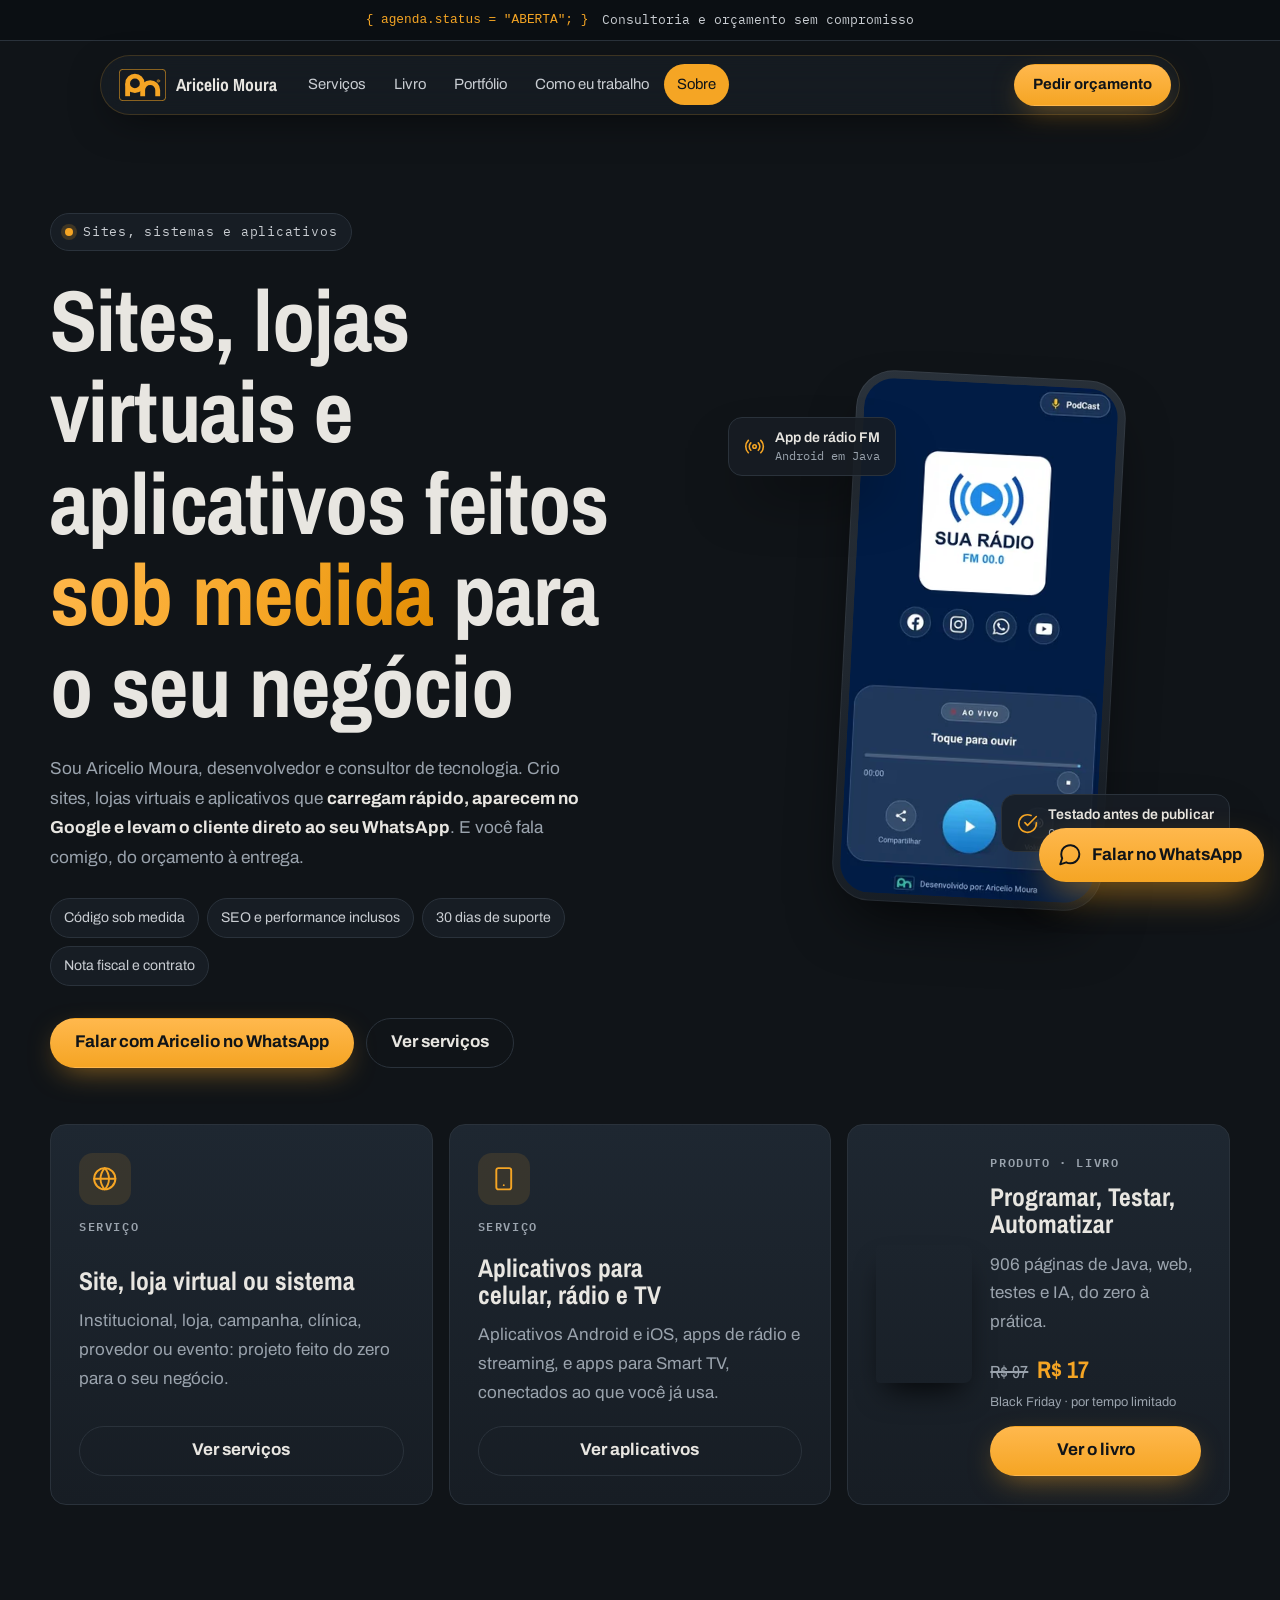
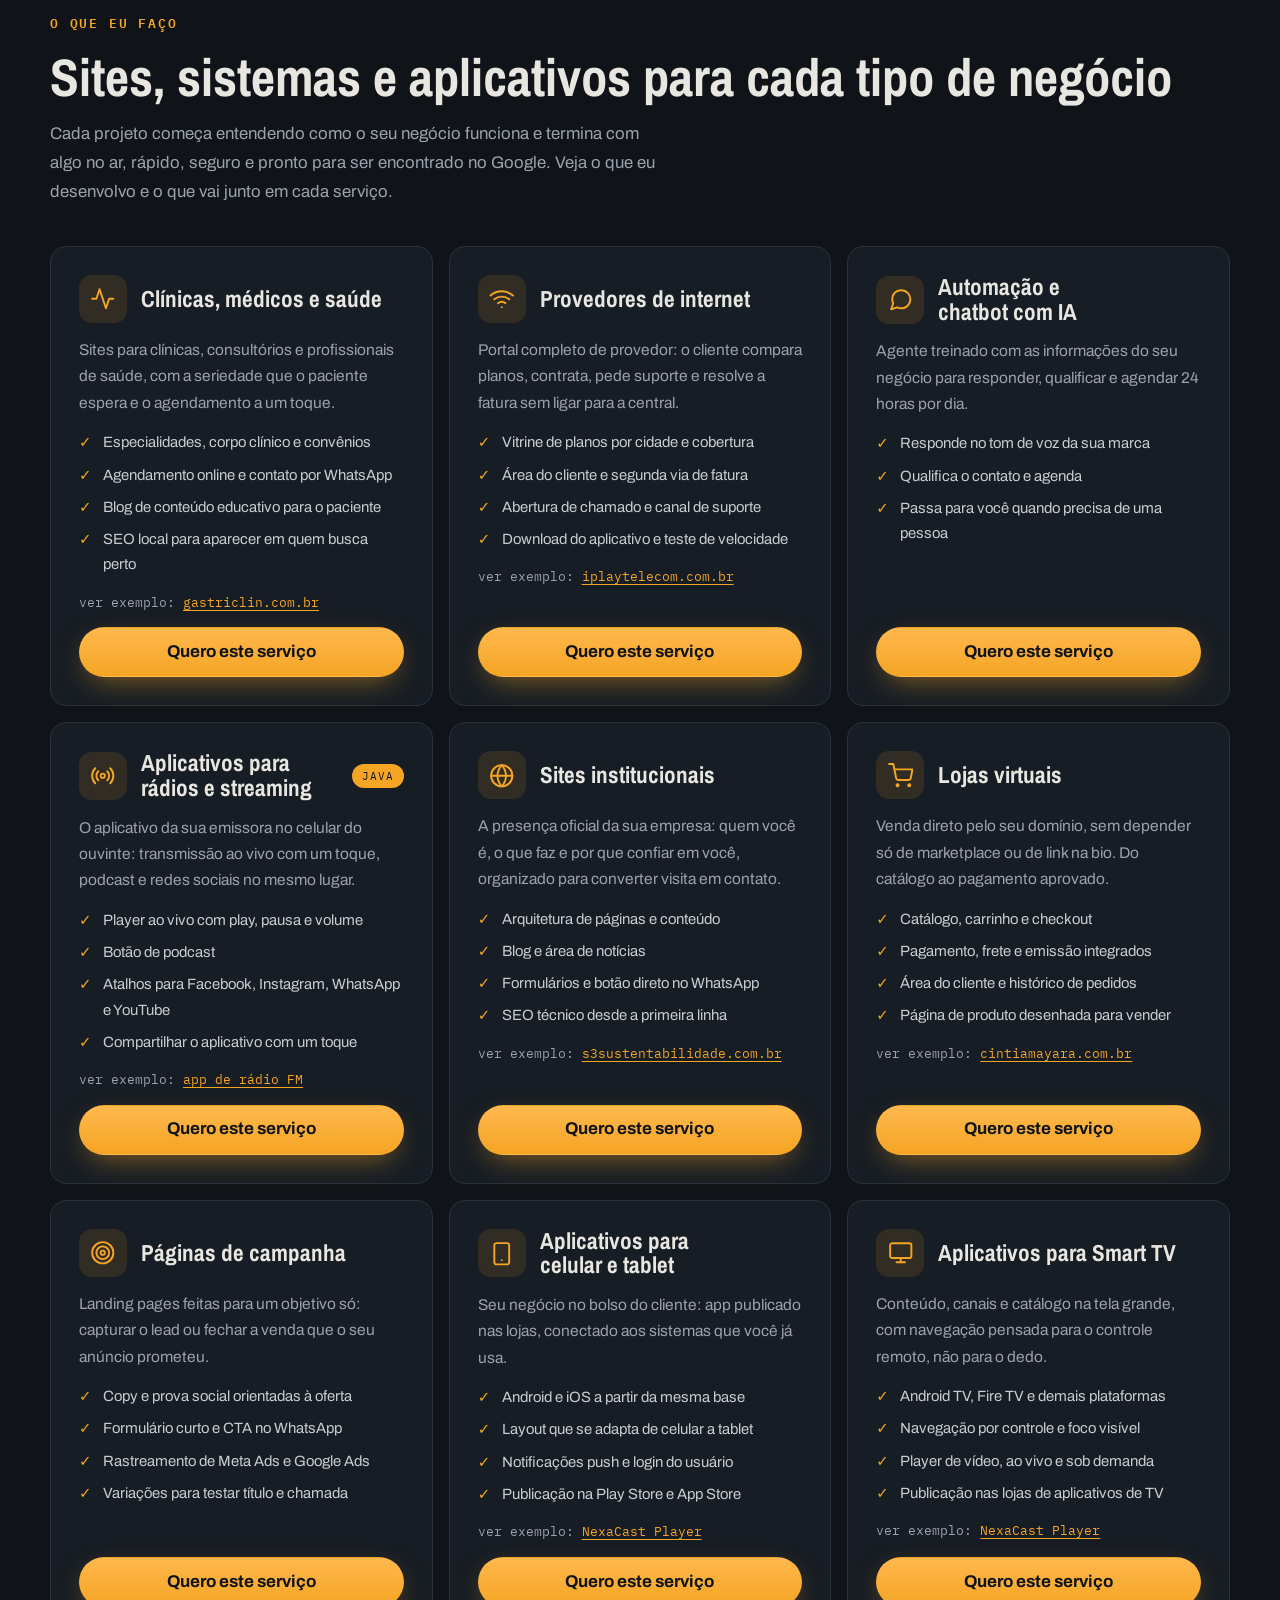
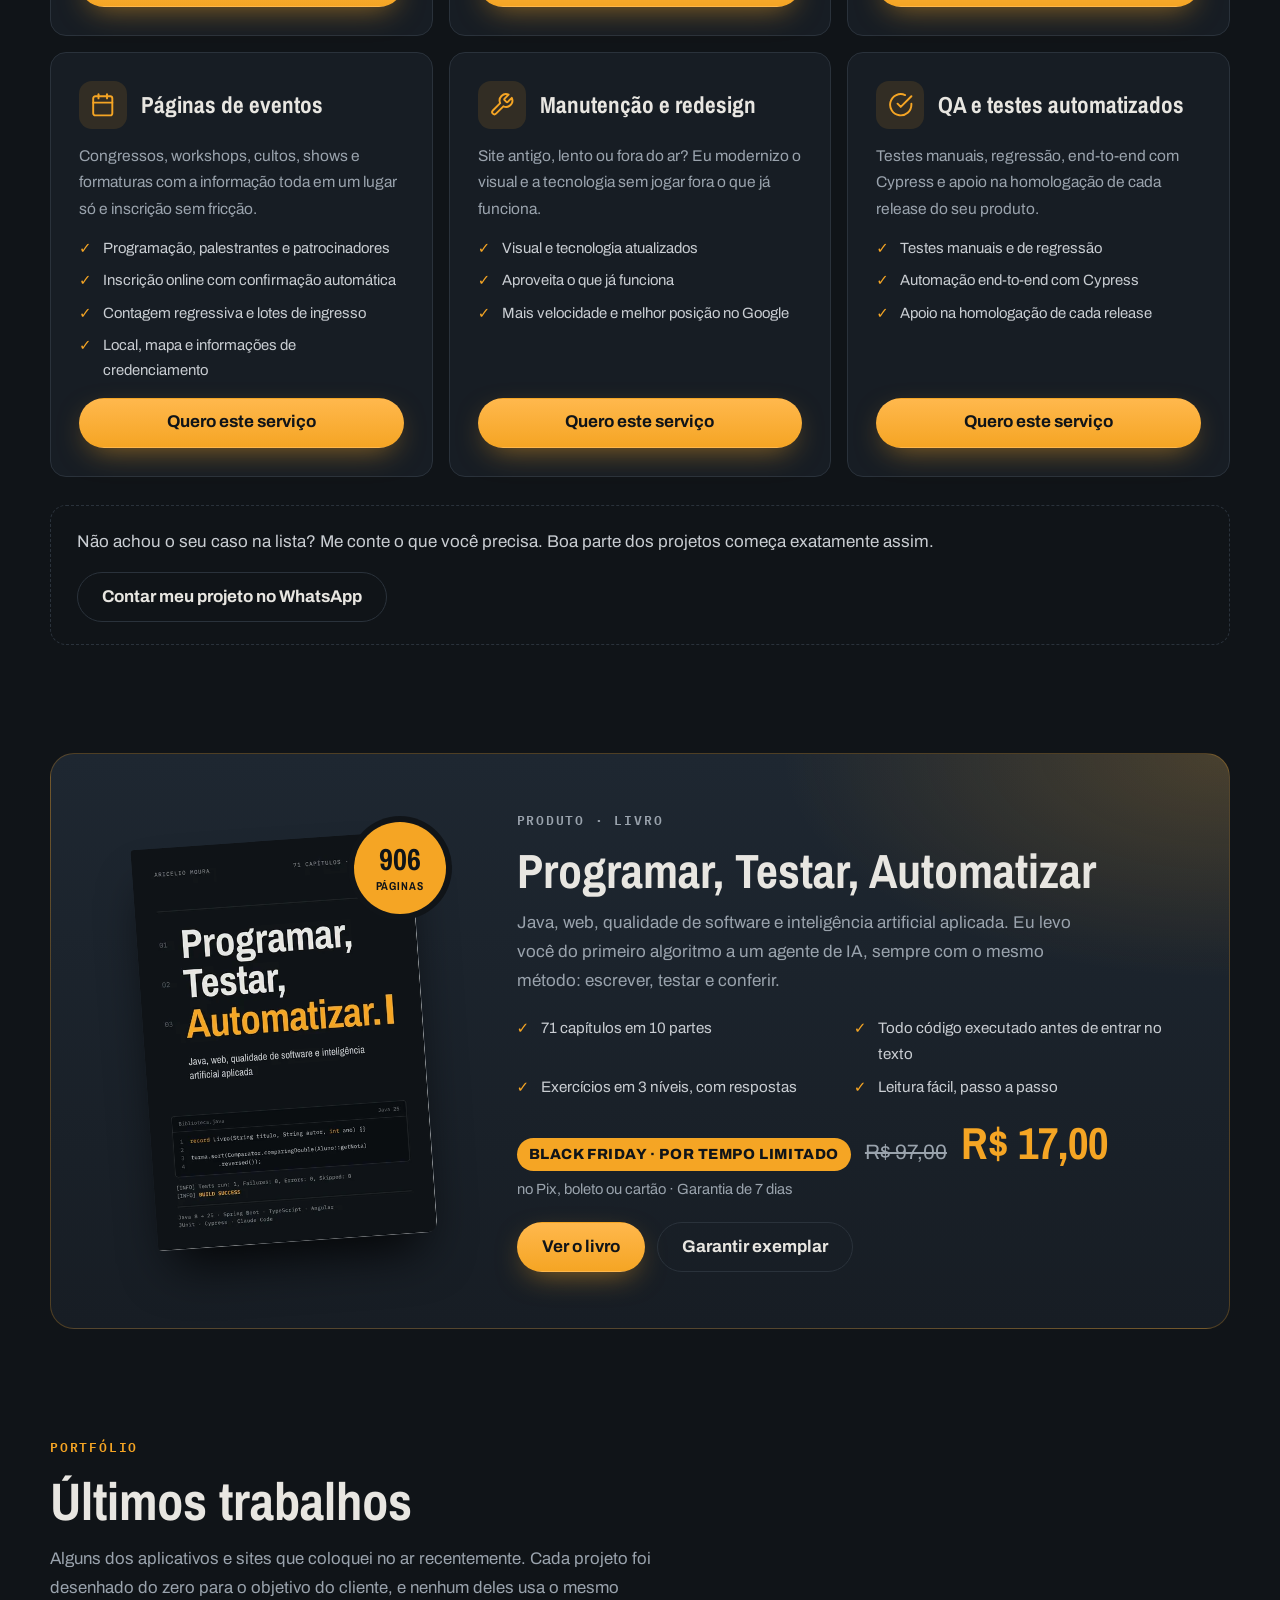
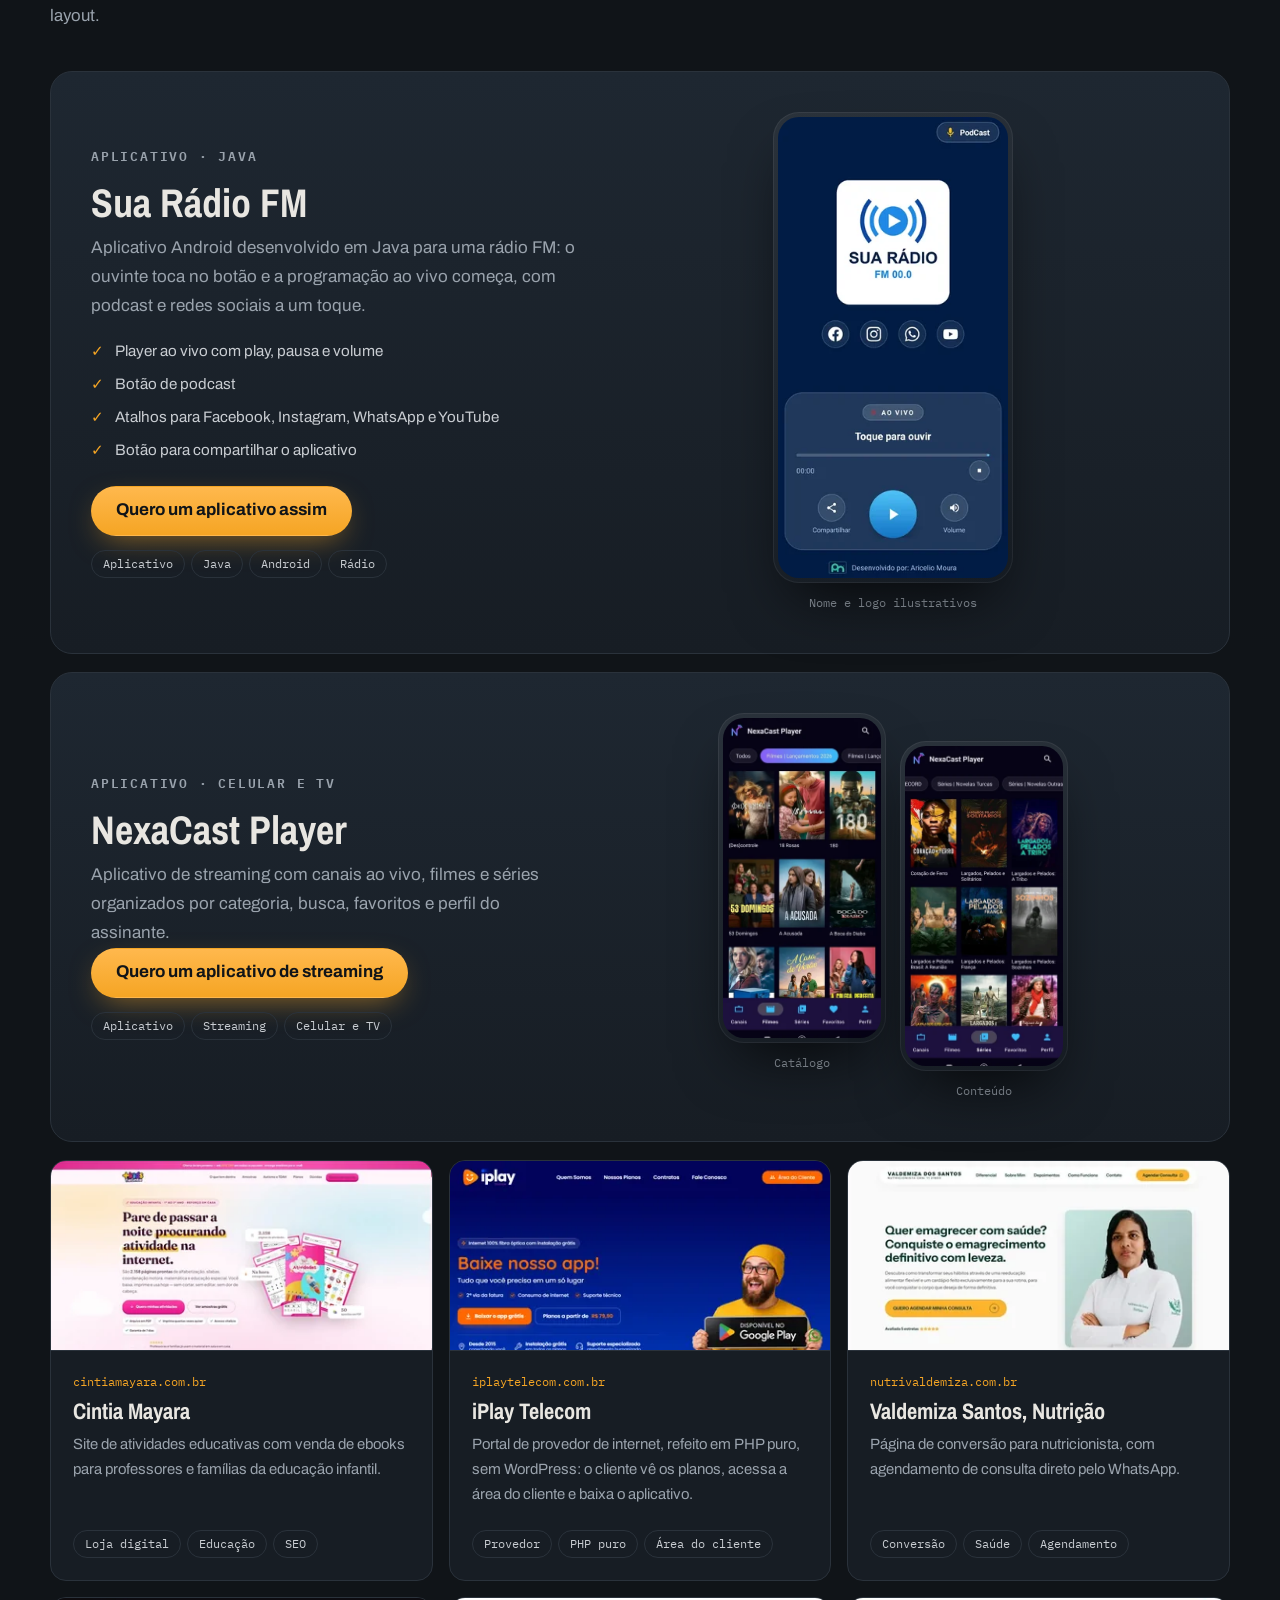
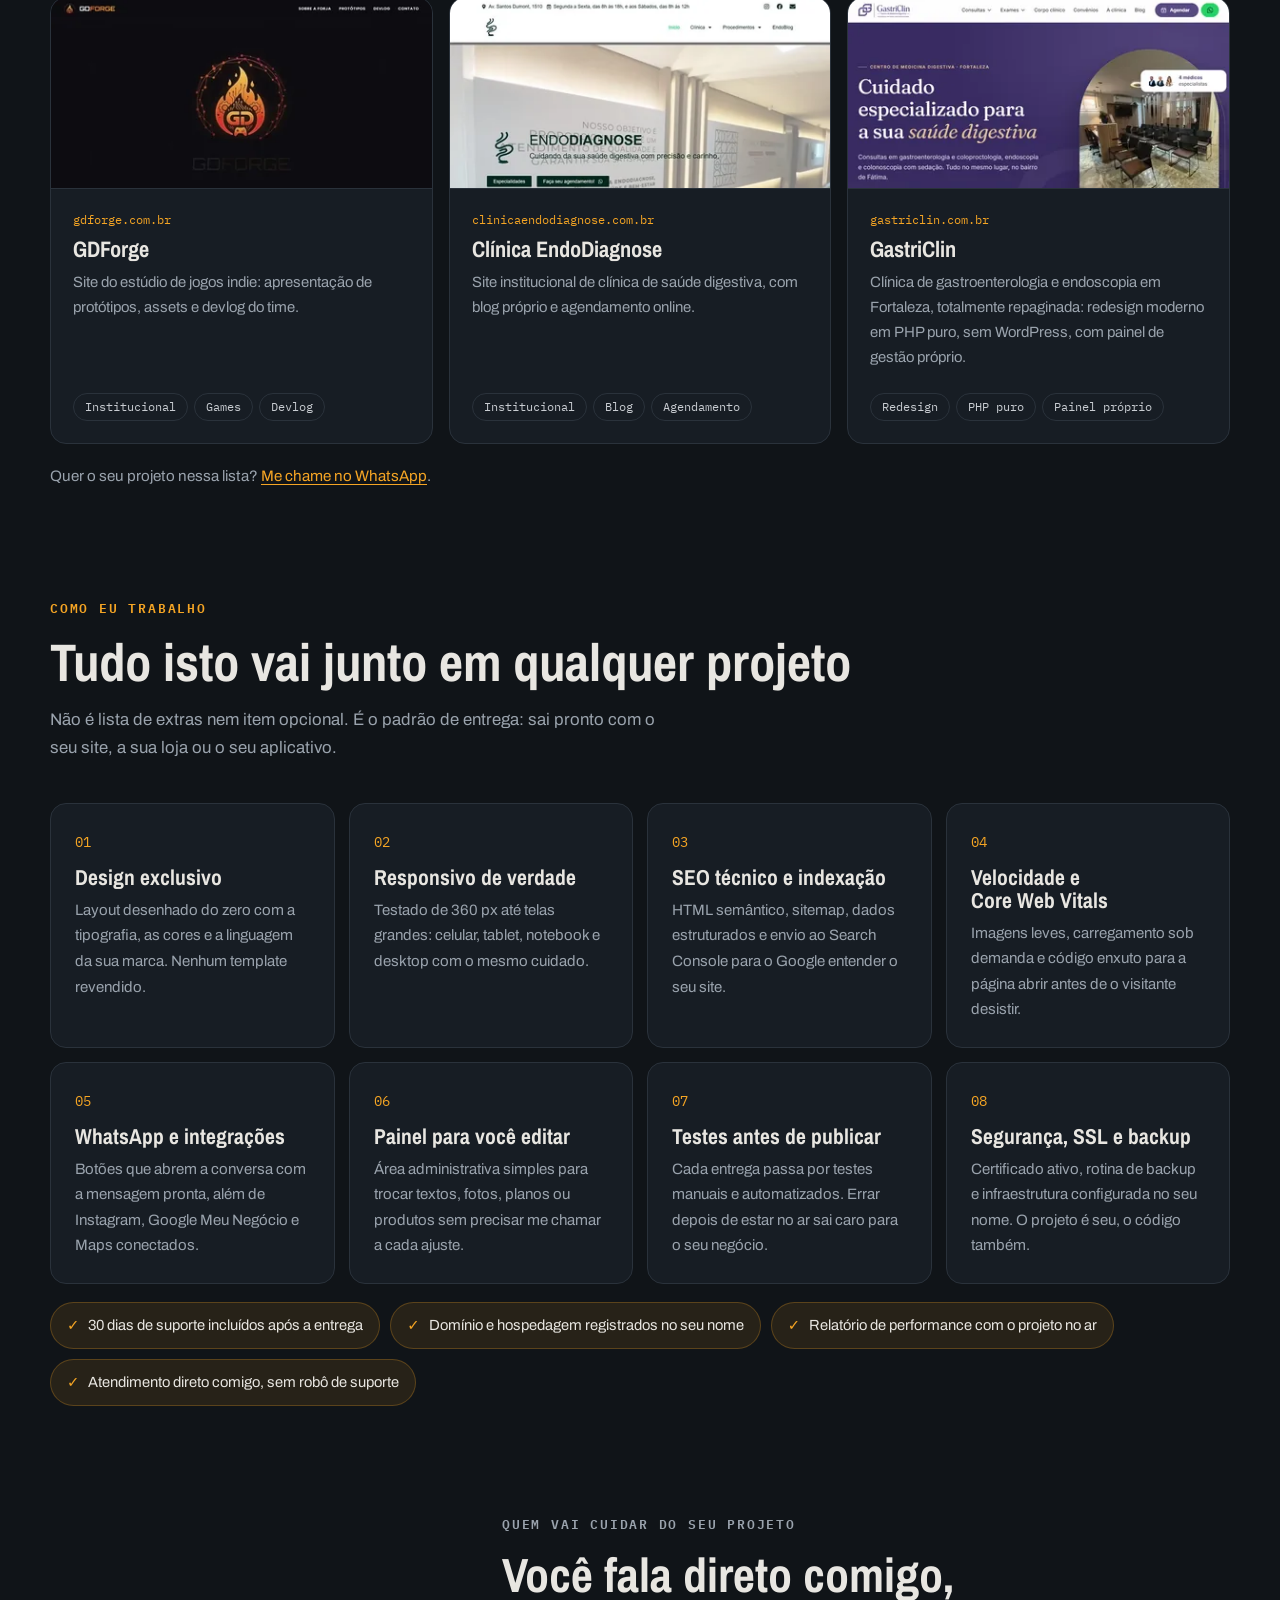
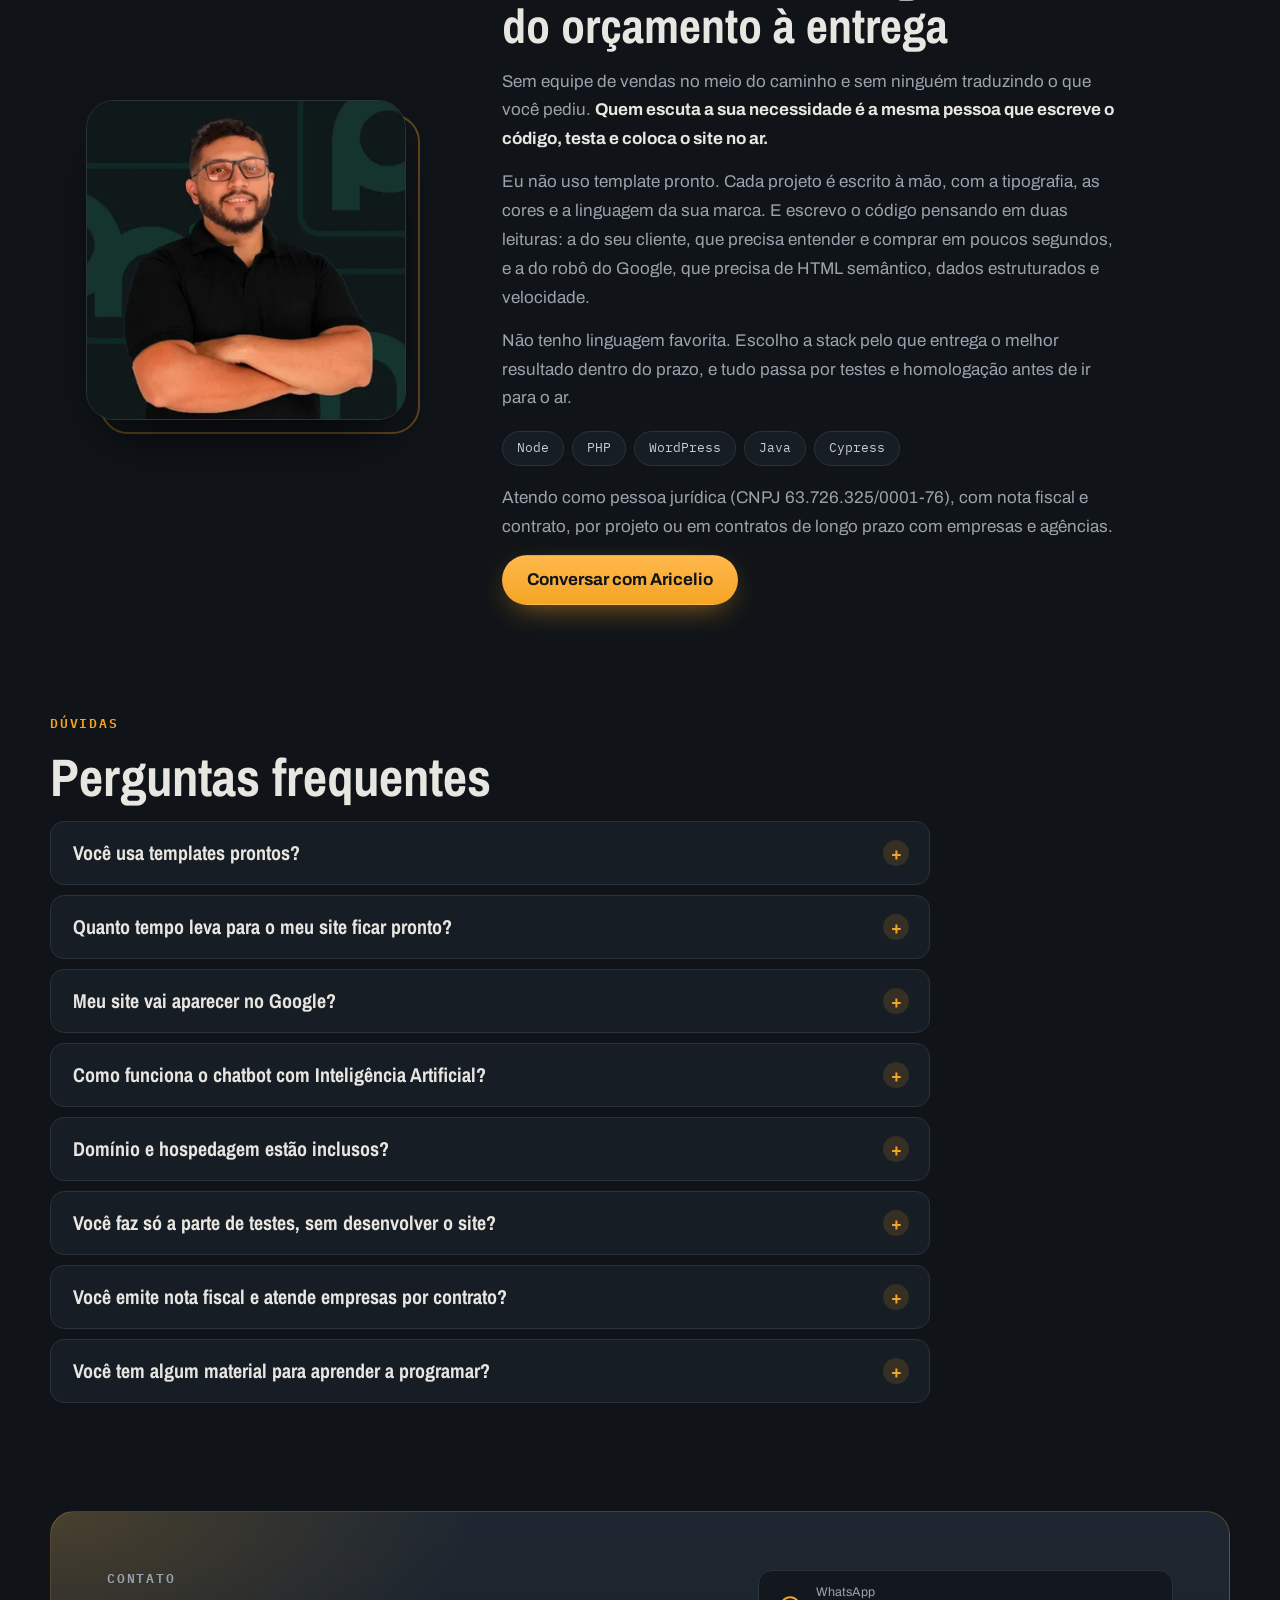
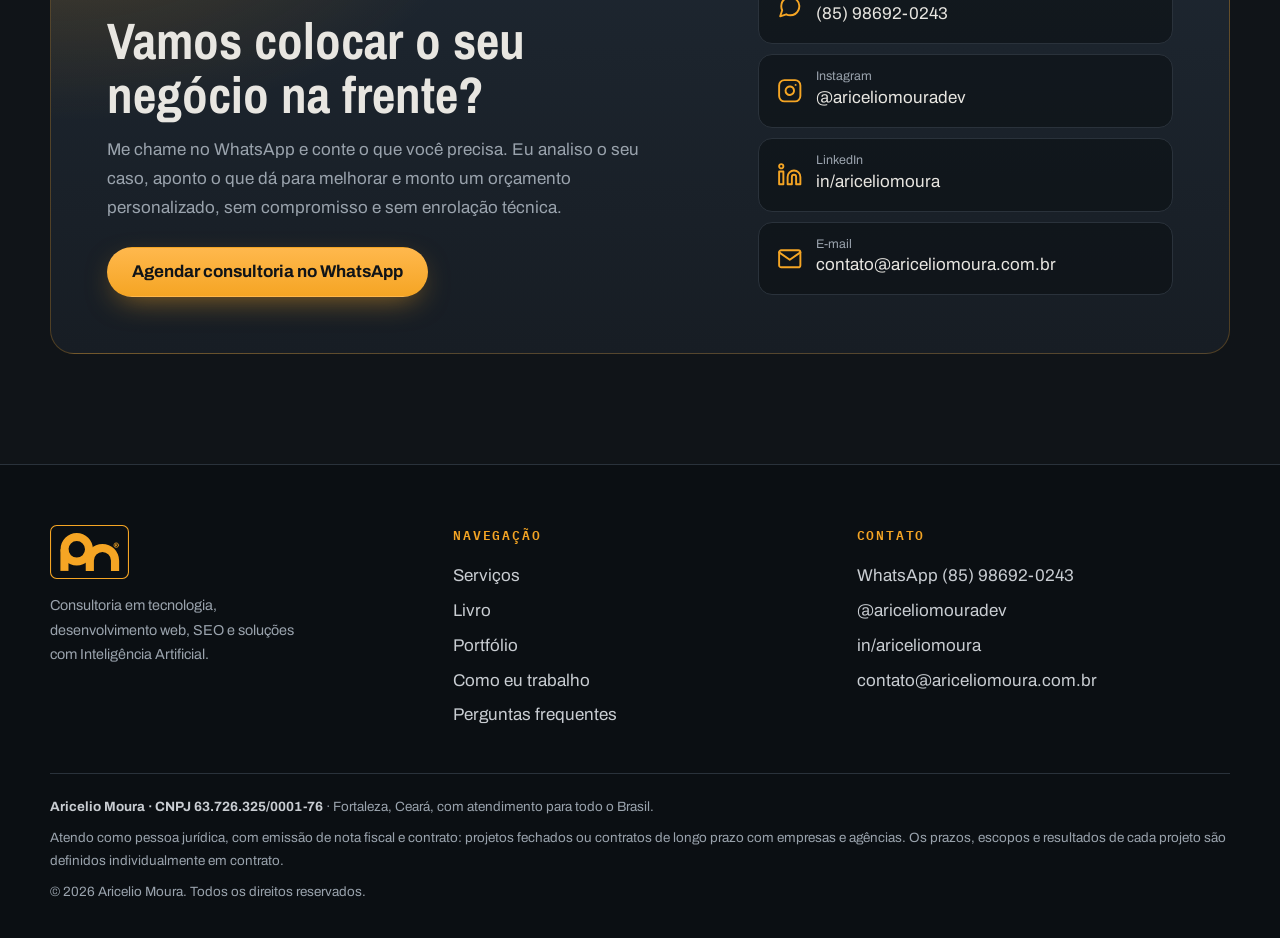
<file: index.html>
<!doctype html>
<html lang="pt-BR">
<head>
  <meta charset="utf-8">
  <meta name="viewport" content="width=device-width, initial-scale=1">
  <title>Aricelio Moura Dev | Sites, Lojas Virtuais e Aplicativos Sob Medida</title>
  <meta name="description" content="Sites, lojas virtuais e aplicativos sob medida que carregam rápido, aparecem no Google e levam o cliente direto ao seu WhatsApp. Fale direto com o desenvolvedor, do orçamento à entrega. Fortaleza, CE, para todo o Brasil.">
  <meta name="author" content="Aricelio Moura">
  <meta name="robots" content="index, follow, max-image-preview:large">
  <link rel="canonical" href="https://ariceliomoura.com.br/">
  <link rel="alternate" hreflang="pt-BR" href="https://ariceliomoura.com.br/">

  <meta name="theme-color" content="#101418">
  <meta name="msapplication-TileColor" content="#101418">
  <meta name="color-scheme" content="dark">

  <meta property="og:type" content="website">
  <meta property="og:site_name" content="Aricelio Moura">
  <meta property="og:title" content="Aricelio Moura | Sites, Lojas Virtuais e Aplicativos Sob Medida">
  <meta property="og:description" content="Sites, lojas virtuais e aplicativos feitos sob medida para o seu negócio. Do orçamento à entrega, direto comigo.">
  <meta property="og:url" content="https://ariceliomoura.com.br/">
  <meta property="og:image" content="https://ariceliomoura.com.br/img/og-aricelio-moura.jpg">
  <meta property="og:image:alt" content="Logo e nome de Aricelio Moura, desenvolvedor de sites, lojas virtuais e aplicativos">
  <meta property="og:image:type" content="image/jpeg">
  <meta property="og:image:width" content="1200">
  <meta property="og:image:height" content="630">
  <meta property="og:locale" content="pt_BR">
  <meta name="twitter:card" content="summary_large_image">
  <meta name="twitter:title" content="Aricelio Moura | Sites, Lojas Virtuais e Aplicativos">
  <meta name="twitter:description" content="Sites, lojas virtuais e aplicativos feitos sob medida para o seu negócio.">
  <meta name="twitter:image" content="https://ariceliomoura.com.br/img/og-aricelio-moura.jpg">
  <meta name="twitter:image:alt" content="Logo e nome de Aricelio Moura, desenvolvedor de sites, lojas virtuais e aplicativos">

  <link rel="icon" type="image/svg+xml" href="img/logo-icone.svg">
  <link rel="icon" type="image/png" sizes="32x32" href="img/favicon-32.png">
  <link rel="icon" type="image/png" sizes="192x192" href="img/icone-192.png">
  <link rel="apple-touch-icon" href="img/apple-touch-icon.png">
  <link rel="manifest" href="site.webmanifest">

  <link rel="stylesheet" href="css/home.css?v=20261023">

  <script type="application/ld+json">
  {
    "@context": "https://schema.org",
    "@graph": [
      {
        "@type": "ProfessionalService",
        "@id": "https://ariceliomoura.com.br/#negocio",
        "name": "Aricelio Moura",
        "url": "https://ariceliomoura.com.br/",
        "image": "https://ariceliomoura.com.br/img/og-aricelio-moura.jpg",
        "logo": "https://ariceliomoura.com.br/img/icone-512.png",
        "description": "Sites, lojas virtuais e aplicativos sob medida, com SEO, automação com IA e testes automatizados.",
        "telephone": "+55 85 98692-0243",
        "email": "contato@ariceliomoura.com.br",
        "taxID": "63.726.325/0001-76",
        "areaServed": {
          "@type": "Country",
          "name": "Brasil"
        },
        "address": {
          "@type": "PostalAddress",
          "addressLocality": "Fortaleza",
          "addressRegion": "CE",
          "addressCountry": "BR"
        },
        "founder": {
          "@id": "https://ariceliomoura.com.br/#autor"
        },
        "sameAs": [
          "https://www.instagram.com/ariceliomouradev",
          "https://www.linkedin.com/in/ariceliomoura"
        ],
        "hasOfferCatalog": {
          "@type": "OfferCatalog",
          "name": "Serviços",
          "itemListElement": [
            {
              "@type": "Offer",
              "itemOffered": {
                "@type": "Service",
                "name": "Sites para clínicas, médicos e saúde"
              }
            },
            {
              "@type": "Offer",
              "itemOffered": {
                "@type": "Service",
                "name": "Portais para provedores de internet"
              }
            },
            {
              "@type": "Offer",
              "itemOffered": {
                "@type": "Service",
                "name": "Automação e chatbot com IA"
              }
            },
            {
              "@type": "Offer",
              "itemOffered": {
                "@type": "Service",
                "name": "Aplicativos para rádios e streaming"
              }
            },
            {
              "@type": "Offer",
              "itemOffered": {
                "@type": "Service",
                "name": "Sites institucionais"
              }
            },
            {
              "@type": "Offer",
              "itemOffered": {
                "@type": "Service",
                "name": "Lojas virtuais"
              }
            },
            {
              "@type": "Offer",
              "itemOffered": {
                "@type": "Service",
                "name": "Páginas de campanha"
              }
            },
            {
              "@type": "Offer",
              "itemOffered": {
                "@type": "Service",
                "name": "Aplicativos para celular e tablet"
              }
            },
            {
              "@type": "Offer",
              "itemOffered": {
                "@type": "Service",
                "name": "Aplicativos para Smart TV"
              }
            },
            {
              "@type": "Offer",
              "itemOffered": {
                "@type": "Service",
                "name": "Páginas de eventos"
              }
            },
            {
              "@type": "Offer",
              "itemOffered": {
                "@type": "Service",
                "name": "Manutenção e redesign"
              }
            },
            {
              "@type": "Offer",
              "itemOffered": {
                "@type": "Service",
                "name": "QA e testes automatizados"
              }
            },
            {
              "@type": "Offer",
              "itemOffered": {
                "@id": "https://ariceliomoura.com.br/livro/#livro"
              }
            }
          ]
        },
        "knowsAbout": [
          "Desenvolvimento web",
          "Lojas virtuais",
          "Aplicativos Android e iOS",
          "Aplicativos para Smart TV",
          "SEO técnico",
          "Chatbots com inteligência artificial",
          "Automação",
          "QA e testes automatizados",
          "Cypress",
          "Java",
          "Spring Boot",
          "Angular"
        ]
      },
      {
        "@type": "Person",
        "@id": "https://ariceliomoura.com.br/#autor",
        "name": "Aricelio Moura",
        "jobTitle": "Desenvolvedor e consultor de tecnologia",
        "url": "https://ariceliomoura.com.br/",
        "email": "contato@ariceliomoura.com.br",
        "image": "https://ariceliomoura.com.br/img/foto-aricelio.webp",
        "worksFor": {
          "@id": "https://ariceliomoura.com.br/#negocio"
        },
        "knowsAbout": [
          "Desenvolvimento web",
          "Lojas virtuais",
          "Aplicativos Android e iOS",
          "Aplicativos para Smart TV",
          "SEO técnico",
          "Chatbots com inteligência artificial",
          "Automação",
          "QA e testes automatizados",
          "Cypress",
          "Java",
          "Spring Boot",
          "Angular"
        ],
        "sameAs": [
          "https://www.instagram.com/ariceliomouradev",
          "https://www.linkedin.com/in/ariceliomoura"
        ]
      },
      {
        "@type": "WebSite",
        "@id": "https://ariceliomoura.com.br/#site",
        "name": "Aricelio Moura",
        "url": "https://ariceliomoura.com.br/",
        "inLanguage": "pt-BR",
        "description": "Sites, lojas virtuais, aplicativos e chatbots com IA sob medida, e o livro Programar, Testar, Automatizar.",
        "publisher": {
          "@id": "https://ariceliomoura.com.br/#negocio"
        }
      },
      {
        "@type": "WebPage",
        "@id": "https://ariceliomoura.com.br/#pagina",
        "url": "https://ariceliomoura.com.br/",
        "name": "Aricelio Moura Dev | Sites, Lojas Virtuais e Aplicativos Sob Medida",
        "description": "Sites, lojas virtuais e aplicativos sob medida que carregam rápido, aparecem no Google e levam o cliente direto ao seu WhatsApp. Fale direto com o desenvolvedor, do orçamento à entrega. Fortaleza, CE, para todo o Brasil.",
        "inLanguage": "pt-BR",
        "isPartOf": {
          "@id": "https://ariceliomoura.com.br/#site"
        },
        "about": {
          "@id": "https://ariceliomoura.com.br/#negocio"
        },
        "author": {
          "@id": "https://ariceliomoura.com.br/#autor"
        },
        "primaryImageOfPage": {
          "@type": "ImageObject",
          "url": "https://ariceliomoura.com.br/img/og-aricelio-moura.jpg",
          "width": 1200,
          "height": 630
        },
        "mainEntity": {
          "@id": "https://ariceliomoura.com.br/#negocio"
        },
        "dateModified": "2026-10-14"
      },
      {
        "@type": "Book",
        "@id": "https://ariceliomoura.com.br/livro/#livro",
        "name": "Programar, Testar, Automatizar",
        "url": "https://ariceliomoura.com.br/livro/",
        "author": {
          "@id": "https://ariceliomoura.com.br/#autor"
        }
      },
      {
        "@type": "FAQPage",
        "mainEntity": [
          {
            "@type": "Question",
            "name": "Você usa templates prontos?",
            "acceptedAnswer": {
              "@type": "Answer",
              "text": "Não. Cada projeto é desenvolvido do zero, com a tipografia, as cores e a linguagem da sua marca. Template pronto costuma vir pesado, cheio de código que você não usa, e é isso que derruba a velocidade e atrapalha o seu posicionamento no Google."
            }
          },
          {
            "@type": "Question",
            "name": "Quanto tempo leva para o meu site ficar pronto?",
            "acceptedAnswer": {
              "@type": "Answer",
              "text": "Depende do escopo. Uma página de campanha costuma ficar pronta em poucos dias úteis; uma loja virtual, um portal de provedor ou um aplicativo levam mais tempo. O prazo exato é combinado e colocado por escrito antes de começarmos."
            }
          },
          {
            "@type": "Question",
            "name": "Meu site vai aparecer no Google?",
            "acceptedAnswer": {
              "@type": "Answer",
              "text": "Todo projeto sai com a estrutura técnica que o Google precisa para entender e indexar suas páginas: HTML semântico, velocidade, sitemap, dados estruturados e envio ao Search Console. Posição e tempo de subida variam conforme concorrência e mercado. Ninguém sério promete primeiro lugar garantido, mas sem essa base você não disputa."
            }
          },
          {
            "@type": "Question",
            "name": "Como funciona o chatbot com Inteligência Artificial?",
            "acceptedAnswer": {
              "@type": "Answer",
              "text": "O agente é treinado com as informações do seu negócio, como serviços, horários, formas de pagamento e dúvidas mais comuns, e responde no seu tom de voz, 24 horas por dia. Ele resolve o repetitivo, qualifica o contato e passa para você quando a conversa exige atendimento humano."
            }
          },
          {
            "@type": "Question",
            "name": "Domínio e hospedagem estão inclusos?",
            "acceptedAnswer": {
              "@type": "Answer",
              "text": "Domínio e hospedagem são contratados no seu nome, para que a propriedade do seu endereço na internet seja sempre sua. Eu indico as melhores opções para o seu caso, cuido de toda a configuração técnica e deixo tudo publicado e funcionando."
            }
          },
          {
            "@type": "Question",
            "name": "Você faz só a parte de testes, sem desenvolver o site?",
            "acceptedAnswer": {
              "@type": "Answer",
              "text": "Faço. Atuo também como QA e analista de testes em produtos que já existem: testes manuais, de regressão, end-to-end, automação com Cypress e apoio na homologação antes de cada release. Esse serviço é contratado separadamente."
            }
          },
          {
            "@type": "Question",
            "name": "Você emite nota fiscal e atende empresas por contrato?",
            "acceptedAnswer": {
              "@type": "Answer",
              "text": "Sim. Atendo como pessoa jurídica (CNPJ 63.726.325/0001-76), com nota fiscal e contrato para cada projeto. Para empresas e agências que precisam de um desenvolvedor de forma contínua, trabalho também em contratos de longo prazo."
            }
          },
          {
            "@type": "Question",
            "name": "Você tem algum material para aprender a programar?",
            "acceptedAnswer": {
              "@type": "Answer",
              "text": "Tenho. O livro Programar, Testar, Automatizar tem 906 páginas e 71 capítulos sobre Java, web, testes de software e inteligência artificial, do zero à prática. A página do livro fica em ariceliomoura.com.br/livro."
            }
          }
        ],
        "@id": "https://ariceliomoura.com.br/#duvidas"
      }
    ]
  }
  </script>
</head>
<body>
  <!-- Ícones (sprite) -->
  <svg width="0" height="0" style="position:absolute" aria-hidden="true" focusable="false">
    <symbol id="i-site" viewBox="0 0 24 24"><circle cx="12" cy="12" r="10"/><line x1="2" y1="12" x2="22" y2="12"/><path d="M12 2a15.3 15.3 0 0 1 4 10 15.3 15.3 0 0 1-4 10 15.3 15.3 0 0 1-4-10 15.3 15.3 0 0 1 4-10z"/></symbol>
    <symbol id="i-loja" viewBox="0 0 24 24"><circle cx="9" cy="21" r="1"/><circle cx="20" cy="21" r="1"/><path d="M1 1h4l2.68 13.39a2 2 0 0 0 2 1.61h9.72a2 2 0 0 0 2-1.61L23 6H6"/></symbol>
    <symbol id="i-alvo" viewBox="0 0 24 24"><circle cx="12" cy="12" r="10"/><circle cx="12" cy="12" r="6"/><circle cx="12" cy="12" r="2"/></symbol>
    <symbol id="i-app" viewBox="0 0 24 24"><rect x="5" y="2" width="14" height="20" rx="2"/><line x1="12" y1="18" x2="12.01" y2="18"/></symbol>
    <symbol id="i-radio" viewBox="0 0 24 24"><circle cx="12" cy="12" r="2"/><path d="M16.24 7.76a6 6 0 0 1 0 8.49m-8.48-.01a6 6 0 0 1 0-8.49m11.31-2.82a10 10 0 0 1 0 14.14m-14.14 0a10 10 0 0 1 0-14.14"/></symbol>
    <symbol id="i-tv" viewBox="0 0 24 24"><rect x="2" y="3" width="20" height="14" rx="2"/><line x1="8" y1="21" x2="16" y2="21"/><line x1="12" y1="17" x2="12" y2="21"/></symbol>
    <symbol id="i-saude" viewBox="0 0 24 24"><polyline points="22 12 18 12 15 21 9 3 6 12 2 12"/></symbol>
    <symbol id="i-wifi" viewBox="0 0 24 24"><path d="M5 12.55a11 11 0 0 1 14.08 0"/><path d="M1.42 9a16 16 0 0 1 21.16 0"/><path d="M8.53 16.11a6 6 0 0 1 6.95 0"/><line x1="12" y1="20" x2="12.01" y2="20"/></symbol>
    <symbol id="i-evento" viewBox="0 0 24 24"><rect x="3" y="4" width="18" height="18" rx="2"/><line x1="16" y1="2" x2="16" y2="6"/><line x1="8" y1="2" x2="8" y2="6"/><line x1="3" y1="10" x2="21" y2="10"/></symbol>
    <symbol id="i-chat" viewBox="0 0 24 24"><path d="M21 11.5a8.38 8.38 0 0 1-.9 3.8 8.5 8.5 0 0 1-7.6 4.7 8.38 8.38 0 0 1-3.8-.9L3 21l1.9-5.7a8.38 8.38 0 0 1-.9-3.8 8.5 8.5 0 0 1 4.7-7.6 8.38 8.38 0 0 1 3.8-.9h.5a8.48 8.48 0 0 1 8 8v.5z"/></symbol>
    <symbol id="i-ferramenta" viewBox="0 0 24 24"><path d="M14.7 6.3a1 1 0 0 0 0 1.4l1.6 1.6a1 1 0 0 0 1.4 0l3.77-3.77a6 6 0 0 1-7.94 7.94l-6.91 6.91a2.12 2.12 0 0 1-3-3l6.91-6.91a6 6 0 0 1 7.94-7.94l-3.76 3.76z"/></symbol>
    <symbol id="i-teste" viewBox="0 0 24 24"><path d="M22 11.08V12a10 10 0 1 1-5.93-9.14"/><polyline points="22 4 12 14.01 9 11.01"/></symbol>
    <symbol id="i-livro" viewBox="0 0 24 24"><path d="M4 19.5A2.5 2.5 0 0 1 6.5 17H20"/><path d="M6.5 2H20v20H6.5A2.5 2.5 0 0 1 4 19.5v-15A2.5 2.5 0 0 1 6.5 2z"/></symbol>
    <symbol id="i-instagram" viewBox="0 0 24 24"><rect x="2" y="2" width="20" height="20" rx="5"/><path d="M16 11.37A4 4 0 1 1 12.63 8 4 4 0 0 1 16 11.37z"/><line x1="17.5" y1="6.5" x2="17.51" y2="6.5"/></symbol>
    <symbol id="i-linkedin" viewBox="0 0 24 24"><path d="M16 8a6 6 0 0 1 6 6v7h-4v-7a2 2 0 0 0-2-2 2 2 0 0 0-2 2v7h-4v-7a6 6 0 0 1 6-6z"/><rect x="2" y="9" width="4" height="12"/><circle cx="4" cy="4" r="2"/></symbol>
    <symbol id="i-email" viewBox="0 0 24 24"><path d="M4 4h16c1.1 0 2 .9 2 2v12c0 1.1-.9 2-2 2H4c-1.1 0-2-.9-2-2V6c0-1.1.9-2 2-2z"/><polyline points="22,6 12,13 2,6"/></symbol>
  </svg>

  <a class="pular" href="#conteudo">Pular para o conteúdo</a>

  <div class="faixa-aviso">
    <code>{ agenda.status = "ABERTA"; }</code>
    <span>Consultoria e orçamento sem compromisso</span>
  </div>

  <header class="topo">
    <nav class="pilula" aria-label="Principal">
      <a class="marca" href="./" aria-label="Aricelio Moura, página inicial">
        <img src="img/logo.svg" alt="" width="47" height="32">
        <span>Aricelio Moura</span>
      </a>

      <ul class="links">
        <li><a href="#servicos">Serviços</a></li>
        <li><a href="#livro">Livro</a></li>
        <li><a href="#portfolio">Portfólio</a></li>
        <li><a href="#processo">Como eu trabalho</a></li>
        <li><a href="#sobre">Sobre</a></li>
      </ul>

      <a class="botao primario pequeno botao-topo" href="https://wa.me/5585986920243" data-zap="Vim pelo seu site (menu do topo) e quero pedir um orçamento.">Pedir orçamento</a>

      <button class="hamburguer" type="button" aria-expanded="false" aria-controls="menu-mobile" aria-label="Abrir menu">
        <span></span><span></span><span></span>
      </button>

      <div class="menu-mobile" id="menu-mobile">
        <ul>
          <li><a href="#servicos">Serviços</a></li>
          <li><a href="#livro">Livro</a></li>
          <li><a href="#portfolio">Portfólio</a></li>
          <li><a href="#processo">Como eu trabalho</a></li>
          <li><a href="#sobre">Sobre</a></li>
          <li><a href="#duvidas">Dúvidas</a></li>
        </ul>
        <a class="botao primario" href="https://wa.me/5585986920243" data-zap="Vim pelo seu site (menu do celular) e quero pedir um orçamento.">Pedir orçamento no WhatsApp</a>
      </div>
    </nav>
  </header>

  <main id="conteudo">
    <section class="heroi" id="inicio">
      <div>
        <p class="selo"><span class="ponto pulsando" aria-hidden="true"></span>Sites, sistemas e aplicativos</p>
        <h1>Sites, lojas virtuais e aplicativos feitos <span class="destaque">sob medida</span> para o seu negócio</h1>
        <p class="lead">
          Sou Aricelio Moura, desenvolvedor e consultor de tecnologia. Crio sites, lojas virtuais e aplicativos que
          <strong>carregam rápido, aparecem no Google e levam o cliente direto ao seu WhatsApp</strong>.
          E você fala comigo, do orçamento à entrega.
        </p>
        <ul class="chips">
          <li>Código sob medida</li>
          <li>SEO e performance inclusos</li>
          <li>30 dias de suporte</li>
          <li>Nota fiscal e contrato</li>
        </ul>
        <div class="botoes">
          <a class="botao primario" href="https://wa.me/5585986920243" data-zap="Vim pelo seu site (início) e quero conversar sobre um projeto.">Falar com Aricelio no WhatsApp</a>
          <a class="botao" href="#servicos">Ver serviços</a>
        </div>
      </div>

      <div class="palco">
        <div class="telefone">
          <img src="img/trabalhos/app-radio.webp" srcset="img/trabalhos/app-radio-300.webp 300w, img/trabalhos/app-radio-450.webp 450w, img/trabalhos/app-radio.webp 600w" sizes="281px" alt="Aplicativo Android de rádio FM, com player ao vivo, botão de podcast e redes sociais" width="600" height="1179">
        </div>
        <div class="etiqueta-flutuante etiqueta-1" aria-hidden="true">
          <svg class="icone"><use href="#i-radio"/></svg>
          <span>App de rádio FM<small>Android em Java</small></span>
        </div>
        <div class="etiqueta-flutuante etiqueta-2" aria-hidden="true">
          <svg class="icone"><use href="#i-teste"/></svg>
          <span>Testado antes de publicar<small>Cypress e homologação</small></span>
        </div>
      </div>
    </section>

    <section class="secao" style="padding-top:0" aria-labelledby="t-caminhos">
      <h2 id="t-caminhos" class="so-leitor">Por onde começar</h2>
      <div class="caminhos">
        <article class="caminho reveal">
          <span class="icone-caixa"><svg class="icone"><use href="#i-site"/></svg></span>
          <p class="rotulo">Serviço</p>
          <h3>Site, loja virtual ou sistema</h3>
          <p>Institucional, loja, campanha, clínica, provedor ou evento: projeto feito do zero para o seu negócio.</p>
          <a class="botao" href="#servicos">Ver serviços</a>
        </article>

        <article class="caminho reveal">
          <span class="icone-caixa"><svg class="icone"><use href="#i-app"/></svg></span>
          <p class="rotulo">Serviço</p>
          <h3>Aplicativos para celular, rádio e TV</h3>
          <p>Aplicativos Android e iOS, apps de rádio e streaming, e apps para Smart TV, conectados ao que você já usa.</p>
          <a class="botao" href="#portfolio">Ver aplicativos</a>
        </article>

        <article class="caminho caminho-livro reveal">
          <img src="img/capa-frente-480.webp" srcset="img/capa-frente-240.webp 240w, img/capa-frente-480.webp 480w" sizes="96px" alt="Capa do livro Programar, Testar, Automatizar" width="454" height="652" loading="lazy" decoding="async">
          <div class="corpo">
            <p class="rotulo">Produto · Livro</p>
            <h3>Programar, Testar, Automatizar</h3>
            <p>906 páginas de Java, web, testes e IA, do zero à prática.</p>
            <p class="preco-mini"><s class="preco-de">R$ 97</s> R$ 17 <small>Black Friday · por tempo limitado</small></p>
            <a class="botao primario" href="livro/">Ver o livro</a>
          </div>
        </article>
      </div>
    </section>

    <section class="secao" id="servicos" aria-labelledby="t-servicos">
      <p class="rotulo">O que eu faço</p>
      <h2 id="t-servicos">Sites, sistemas e aplicativos para cada tipo de negócio</h2>
      <p class="intro">Cada projeto começa entendendo como o seu negócio funciona e termina com algo no ar, rápido, seguro e pronto para ser encontrado no Google. Veja o que eu desenvolvo e o que vai junto em cada serviço.</p>

      <div class="servicos-grid">
        <article class="servico reveal">
          <div class="servico-topo"><span class="icone-caixa"><svg class="icone"><use href="#i-saude"/></svg></span><h3>Clínicas, médicos e saúde</h3></div>
          <p>Sites para clínicas, consultórios e profissionais de saúde, com a seriedade que o paciente espera e o agendamento a um toque.</p>
          <ul><li>Especialidades, corpo clínico e convênios</li><li>Agendamento online e contato por WhatsApp</li><li>Blog de conteúdo educativo para o paciente</li><li>SEO local para aparecer em quem busca perto</li></ul>
          <p class="exemplo">ver exemplo: <a href="https://gastriclin.com.br/" target="_blank" rel="noopener">gastriclin.com.br</a></p>
          <a class="botao primario cheio" href="https://wa.me/5585986920243" data-zap="Vim pelo seu site (seção Serviços) e tenho interesse em: Clínicas, médicos e saúde.">Quero este serviço</a>
        </article>
        <article class="servico reveal">
          <div class="servico-topo"><span class="icone-caixa"><svg class="icone"><use href="#i-wifi"/></svg></span><h3>Provedores de internet</h3></div>
          <p>Portal completo de provedor: o cliente compara planos, contrata, pede suporte e resolve a fatura sem ligar para a central.</p>
          <ul><li>Vitrine de planos por cidade e cobertura</li><li>Área do cliente e segunda via de fatura</li><li>Abertura de chamado e canal de suporte</li><li>Download do aplicativo e teste de velocidade</li></ul>
          <p class="exemplo">ver exemplo: <a href="https://iplaytelecom.com.br/" target="_blank" rel="noopener">iplaytelecom.com.br</a></p>
          <a class="botao primario cheio" href="https://wa.me/5585986920243" data-zap="Vim pelo seu site (seção Serviços) e tenho interesse em: Provedores de internet.">Quero este serviço</a>
        </article>
        <article class="servico reveal">
          <div class="servico-topo"><span class="icone-caixa"><svg class="icone"><use href="#i-chat"/></svg></span><h3>Automação e chatbot com IA</h3></div>
          <p>Agente treinado com as informações do seu negócio para responder, qualificar e agendar 24 horas por dia.</p>
          <ul><li>Responde no tom de voz da sua marca</li><li>Qualifica o contato e agenda</li><li>Passa para você quando precisa de uma pessoa</li></ul>
          <a class="botao primario cheio" href="https://wa.me/5585986920243" data-zap="Vim pelo seu site (seção Serviços) e tenho interesse em: Automação e chatbot com IA.">Quero este serviço</a>
        </article>
        <article class="servico reveal">
          <div class="servico-topo"><span class="icone-caixa"><svg class="icone"><use href="#i-radio"/></svg></span><h3>Aplicativos para rádios e streaming</h3><span class="novo">Java</span></div>
          <p>O aplicativo da sua emissora no celular do ouvinte: transmissão ao vivo com um toque, podcast e redes sociais no mesmo lugar.</p>
          <ul><li>Player ao vivo com play, pausa e volume</li><li>Botão de podcast</li><li>Atalhos para Facebook, Instagram, WhatsApp e YouTube</li><li>Compartilhar o aplicativo com um toque</li></ul>
          <p class="exemplo">ver exemplo: <a href="#portfolio">app de rádio FM</a></p>
          <a class="botao primario cheio" href="https://wa.me/5585986920243" data-zap="Vim pelo seu site (seção Serviços) e tenho interesse em: Aplicativos para rádios e streaming.">Quero este serviço</a>
        </article>
        <article class="servico reveal">
          <div class="servico-topo"><span class="icone-caixa"><svg class="icone"><use href="#i-site"/></svg></span><h3>Sites institucionais</h3></div>
          <p>A presença oficial da sua empresa: quem você é, o que faz e por que confiar em você, organizado para converter visita em contato.</p>
          <ul><li>Arquitetura de páginas e conteúdo</li><li>Blog e área de notícias</li><li>Formulários e botão direto no WhatsApp</li><li>SEO técnico desde a primeira linha</li></ul>
          <p class="exemplo">ver exemplo: <a href="https://s3sustentabilidade.com.br/" target="_blank" rel="noopener">s3sustentabilidade.com.br</a></p>
          <a class="botao primario cheio" href="https://wa.me/5585986920243" data-zap="Vim pelo seu site (seção Serviços) e tenho interesse em: Sites institucionais.">Quero este serviço</a>
        </article>
        <article class="servico reveal">
          <div class="servico-topo"><span class="icone-caixa"><svg class="icone"><use href="#i-loja"/></svg></span><h3>Lojas virtuais</h3></div>
          <p>Venda direto pelo seu domínio, sem depender só de marketplace ou de link na bio. Do catálogo ao pagamento aprovado.</p>
          <ul><li>Catálogo, carrinho e checkout</li><li>Pagamento, frete e emissão integrados</li><li>Área do cliente e histórico de pedidos</li><li>Página de produto desenhada para vender</li></ul>
          <p class="exemplo">ver exemplo: <a href="https://cintiamayara.com.br/" target="_blank" rel="noopener">cintiamayara.com.br</a></p>
          <a class="botao primario cheio" href="https://wa.me/5585986920243" data-zap="Vim pelo seu site (seção Serviços) e tenho interesse em: Lojas virtuais.">Quero este serviço</a>
        </article>
        <article class="servico reveal">
          <div class="servico-topo"><span class="icone-caixa"><svg class="icone"><use href="#i-alvo"/></svg></span><h3>Páginas de campanha</h3></div>
          <p>Landing pages feitas para um objetivo só: capturar o lead ou fechar a venda que o seu anúncio prometeu.</p>
          <ul><li>Copy e prova social orientadas à oferta</li><li>Formulário curto e CTA no WhatsApp</li><li>Rastreamento de Meta Ads e Google Ads</li><li>Variações para testar título e chamada</li></ul>
          <a class="botao primario cheio" href="https://wa.me/5585986920243" data-zap="Vim pelo seu site (seção Serviços) e tenho interesse em: Páginas de campanha.">Quero este serviço</a>
        </article>
        <article class="servico reveal">
          <div class="servico-topo"><span class="icone-caixa"><svg class="icone"><use href="#i-app"/></svg></span><h3>Aplicativos para celular e tablet</h3></div>
          <p>Seu negócio no bolso do cliente: app publicado nas lojas, conectado aos sistemas que você já usa.</p>
          <ul><li>Android e iOS a partir da mesma base</li><li>Layout que se adapta de celular a tablet</li><li>Notificações push e login do usuário</li><li>Publicação na Play Store e App Store</li></ul>
          <p class="exemplo">ver exemplo: <a href="#portfolio">NexaCast Player</a></p>
          <a class="botao primario cheio" href="https://wa.me/5585986920243" data-zap="Vim pelo seu site (seção Serviços) e tenho interesse em: Aplicativos para celular e tablet.">Quero este serviço</a>
        </article>
        <article class="servico reveal">
          <div class="servico-topo"><span class="icone-caixa"><svg class="icone"><use href="#i-tv"/></svg></span><h3>Aplicativos para Smart TV</h3></div>
          <p>Conteúdo, canais e catálogo na tela grande, com navegação pensada para o controle remoto, não para o dedo.</p>
          <ul><li>Android TV, Fire TV e demais plataformas</li><li>Navegação por controle e foco visível</li><li>Player de vídeo, ao vivo e sob demanda</li><li>Publicação nas lojas de aplicativos de TV</li></ul>
          <p class="exemplo">ver exemplo: <a href="#portfolio">NexaCast Player</a></p>
          <a class="botao primario cheio" href="https://wa.me/5585986920243" data-zap="Vim pelo seu site (seção Serviços) e tenho interesse em: Aplicativos para Smart TV.">Quero este serviço</a>
        </article>
        <article class="servico reveal">
          <div class="servico-topo"><span class="icone-caixa"><svg class="icone"><use href="#i-evento"/></svg></span><h3>Páginas de eventos</h3></div>
          <p>Congressos, workshops, cultos, shows e formaturas com a informação toda em um lugar só e inscrição sem fricção.</p>
          <ul><li>Programação, palestrantes e patrocinadores</li><li>Inscrição online com confirmação automática</li><li>Contagem regressiva e lotes de ingresso</li><li>Local, mapa e informações de credenciamento</li></ul>
          <a class="botao primario cheio" href="https://wa.me/5585986920243" data-zap="Vim pelo seu site (seção Serviços) e tenho interesse em: Páginas de eventos.">Quero este serviço</a>
        </article>
        <article class="servico reveal">
          <div class="servico-topo"><span class="icone-caixa"><svg class="icone"><use href="#i-ferramenta"/></svg></span><h3>Manutenção e redesign</h3></div>
          <p>Site antigo, lento ou fora do ar? Eu modernizo o visual e a tecnologia sem jogar fora o que já funciona.</p>
          <ul><li>Visual e tecnologia atualizados</li><li>Aproveita o que já funciona</li><li>Mais velocidade e melhor posição no Google</li></ul>
          <a class="botao primario cheio" href="https://wa.me/5585986920243" data-zap="Vim pelo seu site (seção Serviços) e tenho interesse em: Manutenção e redesign.">Quero este serviço</a>
        </article>
        <article class="servico reveal">
          <div class="servico-topo"><span class="icone-caixa"><svg class="icone"><use href="#i-teste"/></svg></span><h3>QA e testes automatizados</h3></div>
          <p>Testes manuais, regressão, end-to-end com Cypress e apoio na homologação de cada release do seu produto.</p>
          <ul><li>Testes manuais e de regressão</li><li>Automação end-to-end com Cypress</li><li>Apoio na homologação de cada release</li></ul>
          <a class="botao primario cheio" href="https://wa.me/5585986920243" data-zap="Vim pelo seu site (seção Serviços) e tenho interesse em: QA e testes automatizados.">Quero este serviço</a>
        </article>
      </div>

      <div class="aviso-caso reveal">
        <span>Não achou o seu caso na lista? Me conte o que você precisa. Boa parte dos projetos começa exatamente assim.</span>
        <a class="botao" href="https://wa.me/5585986920243" data-zap="Vim pelo seu site (seção Serviços). Meu caso não estava na lista e queria te contar o que preciso.">Contar meu projeto no WhatsApp</a>
      </div>
    </section>

    <section class="secao" id="livro" aria-labelledby="t-livro">
      <div class="livro-destaque reveal">
        <div class="livro-capa">
          <img src="img/capa-frente-960.webp" srcset="img/capa-frente-480.webp 480w, img/capa-frente-960.webp 960w" sizes="308px" alt="Capa do livro Programar, Testar, Automatizar" width="454" height="652" loading="lazy" decoding="async">
          <div class="selo-paginas" aria-hidden="true"><div><b>906</b><span>páginas</span></div></div>
        </div>
        <div class="livro-texto">
          <p class="rotulo">Produto · Livro</p>
          <h2 id="t-livro">Programar, Testar, Automatizar</h2>
          <p>Java, web, qualidade de software e inteligência artificial aplicada. Eu levo você do primeiro algoritmo a um agente de IA, sempre com o mesmo método: escrever, testar e conferir.</p>
          <ul class="livro-lista">
            <li>71 capítulos em 10 partes</li>
            <li>Todo código executado antes de entrar no texto</li>
            <li>Exercícios em 3 níveis, com respostas</li>
            <li>Leitura fácil, passo a passo</li>
          </ul>
          <div class="livro-preco"><span class="selo-oferta">Black Friday · por tempo limitado</span><s class="preco-de">R$ 97,00</s><strong>R$ 17,00</strong><span>no Pix, boleto ou cartão · Garantia de 7 dias</span></div>
          <div class="botoes" style="margin-top:0">
            <a class="botao primario" href="livro/">Ver o livro</a>
            <a class="botao" href="https://pay.hotmart.com/W108020193L?src=home" rel="noopener">Garantir exemplar</a>
          </div>
        </div>
      </div>
    </section>

    <section class="secao" id="portfolio" aria-labelledby="t-portfolio">
      <p class="rotulo">Portfólio</p>
      <h2 id="t-portfolio">Últimos trabalhos</h2>
      <p class="intro">Alguns dos aplicativos e sites que coloquei no ar recentemente. Cada projeto foi desenhado do zero para o objetivo do cliente, e nenhum deles usa o mesmo layout.</p>

      <article class="vitrine-apps reveal">
        <div>
          <p class="rotulo">Aplicativo · Java</p>
          <h3>Sua Rádio FM</h3>
          <p>Aplicativo Android desenvolvido em Java para uma rádio FM: o ouvinte toca no botão e a programação ao vivo começa, com podcast e redes sociais a um toque.</p>
          <ul class="recursos">
            <li>Player ao vivo com play, pausa e volume</li>
            <li>Botão de podcast</li>
            <li>Atalhos para Facebook, Instagram, WhatsApp e YouTube</li>
            <li>Botão para compartilhar o aplicativo</li>
          </ul>
          <a class="botao primario" href="https://wa.me/5585986920243" data-zap="Vim pelo seu site (portfólio). Vi o aplicativo de rádio e quero um aplicativo assim.">Quero um aplicativo assim</a>
          <ul class="etiquetas"><li>Aplicativo</li><li>Java</li><li>Android</li><li>Rádio</li></ul>
        </div>
        <div class="telefones">
          <figure><div class="telefone"><img src="img/trabalhos/app-radio.webp" srcset="img/trabalhos/app-radio-300.webp 300w, img/trabalhos/app-radio-450.webp 450w, img/trabalhos/app-radio.webp 600w" sizes="230px" alt="Tela do aplicativo de rádio FM, com nome e logo ilustrativos" width="600" height="1179" loading="lazy" decoding="async"></div><figcaption>Nome e logo ilustrativos</figcaption></figure>
        </div>
      </article>

      <article class="vitrine-apps reveal">
        <div>
          <p class="rotulo">Aplicativo · Celular e TV</p>
          <h3>NexaCast Player</h3>
          <p>Aplicativo de streaming com canais ao vivo, filmes e séries organizados por categoria, busca, favoritos e perfil do assinante.</p>
          <a class="botao primario" href="https://wa.me/5585986920243" data-zap="Vim pelo seu site (portfólio). Vi o NexaCast Player e quero um aplicativo de streaming.">Quero um aplicativo de streaming</a>
          <ul class="etiquetas"><li>Aplicativo</li><li>Streaming</li><li>Celular e TV</li></ul>
        </div>
        <div class="telefones">
          <figure><div class="telefone"><img src="img/trabalhos/nexaCast.webp" srcset="img/trabalhos/nexaCast-320.webp 320w, img/trabalhos/nexaCast.webp 600w" sizes="158px" alt="Tela inicial do aplicativo NexaCast Player" width="600" height="1301" loading="lazy" decoding="async"></div><figcaption>Catálogo</figcaption></figure>
          <figure><div class="telefone"><img src="img/trabalhos/nexaCast2.webp" srcset="img/trabalhos/nexaCast2-320.webp 320w, img/trabalhos/nexaCast2.webp 600w" sizes="158px" alt="Tela de conteúdo do aplicativo NexaCast Player" width="600" height="1301" loading="lazy" decoding="async"></div><figcaption>Conteúdo</figcaption></figure>
        </div>
      </article>

      <div class="sites-grid">
        <a class="trabalho reveal" href="https://cintiamayara.com.br/" target="_blank" rel="noopener">
          <img src="img/trabalhos/cintiamayara.webp" srcset="img/trabalhos/cintiamayara-400.webp 400w, img/trabalhos/cintiamayara-800.webp 800w, img/trabalhos/cintiamayara.webp 1200w" sizes="381px" alt="Site Cintia Mayara, loja de ebooks de atividades educativas" width="1200" height="594" loading="lazy" decoding="async">
          <div class="corpo"><span class="dominio">cintiamayara.com.br</span><h3>Cintia Mayara</h3><p>Site de atividades educativas com venda de ebooks para professores e famílias da educação infantil.</p><ul class="etiquetas"><li>Loja digital</li><li>Educação</li><li>SEO</li></ul></div>
        </a>
        <a class="trabalho reveal" href="https://iplaytelecom.com.br/" target="_blank" rel="noopener">
          <img src="img/trabalhos/iplaytelecom.webp?v=20261023" srcset="img/trabalhos/iplaytelecom-400.webp?v=20261023 400w, img/trabalhos/iplaytelecom-800.webp?v=20261023 800w, img/trabalhos/iplaytelecom.webp?v=20261023 1200w" sizes="381px" alt="Site da iPlay Telecom, provedor de internet" width="1200" height="600" loading="lazy" decoding="async">
          <div class="corpo"><span class="dominio">iplaytelecom.com.br</span><h3>iPlay Telecom</h3><p>Portal de provedor de internet, refeito em PHP puro, sem WordPress: o cliente vê os planos, acessa a área do cliente e baixa o aplicativo.</p><ul class="etiquetas"><li>Provedor</li><li>PHP puro</li><li>Área do cliente</li></ul></div>
        </a>
        <a class="trabalho reveal" href="https://nutrivaldemiza.com.br/" target="_blank" rel="noopener">
          <img src="img/trabalhos/nutrivaldemiza.webp" srcset="img/trabalhos/nutrivaldemiza-400.webp 400w, img/trabalhos/nutrivaldemiza.webp 880w" sizes="381px" alt="Página de Valdemiza Santos, nutricionista" width="880" height="495" loading="lazy" decoding="async">
          <div class="corpo"><span class="dominio">nutrivaldemiza.com.br</span><h3>Valdemiza Santos, Nutrição</h3><p>Página de conversão para nutricionista, com agendamento de consulta direto pelo WhatsApp.</p><ul class="etiquetas"><li>Conversão</li><li>Saúde</li><li>Agendamento</li></ul></div>
        </a>
        <a class="trabalho reveal" href="https://gdforge.com.br/" target="_blank" rel="noopener">
          <img src="img/trabalhos/gdforge.webp" srcset="img/trabalhos/gdforge-400.webp 400w, img/trabalhos/gdforge.webp 880w" sizes="381px" alt="Site GDForge, estúdio de jogos indie" width="880" height="495" loading="lazy" decoding="async">
          <div class="corpo"><span class="dominio">gdforge.com.br</span><h3>GDForge</h3><p>Site do estúdio de jogos indie: apresentação de protótipos, assets e devlog do time.</p><ul class="etiquetas"><li>Institucional</li><li>Games</li><li>Devlog</li></ul></div>
        </a>
        <a class="trabalho reveal" href="https://clinicaendodiagnose.com.br/" target="_blank" rel="noopener">
          <img src="img/trabalhos/endodiagnose.webp" srcset="img/trabalhos/endodiagnose-400.webp 400w, img/trabalhos/endodiagnose.webp 880w" sizes="381px" alt="Site da Clínica EndoDiagnose" width="880" height="495" loading="lazy" decoding="async">
          <div class="corpo"><span class="dominio">clinicaendodiagnose.com.br</span><h3>Clínica EndoDiagnose</h3><p>Site institucional de clínica de saúde digestiva, com blog próprio e agendamento online.</p><ul class="etiquetas"><li>Institucional</li><li>Blog</li><li>Agendamento</li></ul></div>
        </a>
        <a class="trabalho reveal" href="https://gastriclin.com.br/" target="_blank" rel="noopener">
          <img src="img/trabalhos/gastriclin.webp?v=20261023" srcset="img/trabalhos/gastriclin-400.webp?v=20261023 400w, img/trabalhos/gastriclin-800.webp?v=20261023 800w, img/trabalhos/gastriclin.webp?v=20261023 1200w" sizes="381px" alt="Site da clínica GastriClin" width="1200" height="600" loading="lazy" decoding="async">
          <div class="corpo"><span class="dominio">gastriclin.com.br</span><h3>GastriClin</h3><p>Clínica de gastroenterologia e endoscopia em Fortaleza, totalmente repaginada: redesign moderno em PHP puro, sem WordPress, com painel de gestão próprio.</p><ul class="etiquetas"><li>Redesign</li><li>PHP puro</li><li>Painel próprio</li></ul></div>
        </a>
      </div>
      <p class="nota-portfolio">Quer o seu projeto nessa lista? <a href="https://wa.me/5585986920243" data-zap="Vim pelo seu site (portfólio). Vi seus trabalhos e quero um projeto assim para o meu negócio.">Me chame no WhatsApp</a>.</p>
    </section>

    <section class="secao" id="processo" aria-labelledby="t-processo">
      <p class="rotulo">Como eu trabalho</p>
      <h2 id="t-processo">Tudo isto vai junto em qualquer projeto</h2>
      <p class="intro">Não é lista de extras nem item opcional. É o padrão de entrega: sai pronto com o seu site, a sua loja ou o seu aplicativo.</p>
      <div class="passos">
        <article class="passo reveal"><span class="numero">01</span><h3>Design exclusivo</h3><p>Layout desenhado do zero com a tipografia, as cores e a linguagem da sua marca. Nenhum template revendido.</p></article>
        <article class="passo reveal"><span class="numero">02</span><h3>Responsivo de verdade</h3><p>Testado de 360 px até telas grandes: celular, tablet, notebook e desktop com o mesmo cuidado.</p></article>
        <article class="passo reveal"><span class="numero">03</span><h3>SEO técnico e indexação</h3><p>HTML semântico, sitemap, dados estruturados e envio ao Search Console para o Google entender o seu site.</p></article>
        <article class="passo reveal"><span class="numero">04</span><h3>Velocidade e Core Web Vitals</h3><p>Imagens leves, carregamento sob demanda e código enxuto para a página abrir antes de o visitante desistir.</p></article>
        <article class="passo reveal"><span class="numero">05</span><h3>WhatsApp e integrações</h3><p>Botões que abrem a conversa com a mensagem pronta, além de Instagram, Google Meu Negócio e Maps conectados.</p></article>
        <article class="passo reveal"><span class="numero">06</span><h3>Painel para você editar</h3><p>Área administrativa simples para trocar textos, fotos, planos ou produtos sem precisar me chamar a cada ajuste.</p></article>
        <article class="passo reveal"><span class="numero">07</span><h3>Testes antes de publicar</h3><p>Cada entrega passa por testes manuais e automatizados. Errar depois de estar no ar sai caro para o seu negócio.</p></article>
        <article class="passo reveal"><span class="numero">08</span><h3>Segurança, SSL e backup</h3><p>Certificado ativo, rotina de backup e infraestrutura configurada no seu nome. O projeto é seu, o código também.</p></article>
      </div>
      <ul class="garantias">
        <li>30 dias de suporte incluídos após a entrega</li>
        <li>Domínio e hospedagem registrados no seu nome</li>
        <li>Relatório de performance com o projeto no ar</li>
        <li>Atendimento direto comigo, sem robô de suporte</li>
      </ul>
    </section>

    <section class="secao" id="sobre" aria-labelledby="t-sobre">
      <div class="sobre">
        <figure class="reveal"><img src="img/foto-aricelio.webp" srcset="img/foto-aricelio-360.webp 360w, img/foto-aricelio.webp 720w" sizes="320px" alt="Aricelio Moura, desenvolvedor e consultor de tecnologia" width="720" height="720" loading="lazy" decoding="async"></figure>
        <div class="reveal">
          <p class="rotulo">Quem vai cuidar do seu projeto</p>
          <h2 id="t-sobre">Você fala direto comigo, do orçamento à entrega</h2>
          <p>Sem equipe de vendas no meio do caminho e sem ninguém traduzindo o que você pediu. <strong>Quem escuta a sua necessidade é a mesma pessoa que escreve o código, testa e coloca o site no ar.</strong></p>
          <p>Eu não uso template pronto. Cada projeto é escrito à mão, com a tipografia, as cores e a linguagem da sua marca. E escrevo o código pensando em duas leituras: a do seu cliente, que precisa entender e comprar em poucos segundos, e a do robô do Google, que precisa de HTML semântico, dados estruturados e velocidade.</p>
          <p>Não tenho linguagem favorita. Escolho a stack pelo que entrega o melhor resultado dentro do prazo, e tudo passa por testes e homologação antes de ir para o ar.</p>
          <ul class="stack"><li>Node</li><li>PHP</li><li>WordPress</li><li>Java</li><li>Cypress</li></ul>
          <p>Atendo como pessoa jurídica (CNPJ 63.726.325/0001-76), com nota fiscal e contrato, por projeto ou em contratos de longo prazo com empresas e agências.</p>
          <a class="botao primario" href="https://wa.me/5585986920243" data-zap="Vim pelo seu site (seção Sobre) e gostaria de falar direto com você sobre um projeto.">Conversar com Aricelio</a>
        </div>
      </div>
    </section>

    <section class="secao" id="duvidas" aria-labelledby="t-duvidas">
      <p class="rotulo">Dúvidas</p>
      <h2 id="t-duvidas">Perguntas frequentes</h2>
      <div class="faq">
        <details class="reveal"><summary>Você usa templates prontos?</summary><p>Não. Cada projeto é desenvolvido do zero, com a tipografia, as cores e a linguagem da sua marca. Template pronto costuma vir pesado, cheio de código que você não usa, e é isso que derruba a velocidade e atrapalha o seu posicionamento no Google.</p></details>
        <details class="reveal"><summary>Quanto tempo leva para o meu site ficar pronto?</summary><p>Depende do escopo. Uma página de campanha costuma ficar pronta em poucos dias úteis; uma loja virtual, um portal de provedor ou um aplicativo levam mais tempo. O prazo exato é combinado e colocado por escrito antes de começarmos.</p></details>
        <details class="reveal"><summary>Meu site vai aparecer no Google?</summary><p>Todo projeto sai com a estrutura técnica que o Google precisa para entender e indexar suas páginas: HTML semântico, velocidade, sitemap, dados estruturados e envio ao Search Console. Posição e tempo de subida variam conforme concorrência e mercado. Ninguém sério promete primeiro lugar garantido, mas sem essa base você não disputa.</p></details>
        <details class="reveal"><summary>Como funciona o chatbot com Inteligência Artificial?</summary><p>O agente é treinado com as informações do seu negócio, como serviços, horários, formas de pagamento e dúvidas mais comuns, e responde no seu tom de voz, 24 horas por dia. Ele resolve o repetitivo, qualifica o contato e passa para você quando a conversa exige atendimento humano.</p></details>
        <details class="reveal"><summary>Domínio e hospedagem estão inclusos?</summary><p>Domínio e hospedagem são contratados no seu nome, para que a propriedade do seu endereço na internet seja sempre sua. Eu indico as melhores opções para o seu caso, cuido de toda a configuração técnica e deixo tudo publicado e funcionando.</p></details>
        <details class="reveal"><summary>Você faz só a parte de testes, sem desenvolver o site?</summary><p>Faço. Atuo também como QA e analista de testes em produtos que já existem: testes manuais, de regressão, end-to-end, automação com Cypress e apoio na homologação antes de cada release. Esse serviço é contratado separadamente.</p></details>
        <details class="reveal"><summary>Você emite nota fiscal e atende empresas por contrato?</summary><p>Sim. Atendo como pessoa jurídica (CNPJ 63.726.325/0001-76), com nota fiscal e contrato para cada projeto. Para empresas e agências que precisam de um desenvolvedor de forma contínua, trabalho também em contratos de longo prazo.</p></details>
        <details class="reveal"><summary>Você tem algum material para aprender a programar?</summary><p>Tenho. O livro Programar, Testar, Automatizar tem 906 páginas e 71 capítulos sobre Java, web, testes de software e inteligência artificial, do zero à prática. <a href="livro/">Veja a página do livro</a>.</p></details>
      </div>
    </section>

    <section class="secao" id="contato" aria-labelledby="t-contato">
      <div class="contato reveal">
        <div>
          <p class="rotulo">Contato</p>
          <h2 id="t-contato">Vamos colocar o seu negócio na frente?</h2>
          <p>Me chame no WhatsApp e conte o que você precisa. Eu analiso o seu caso, aponto o que dá para melhorar e monto um orçamento personalizado, sem compromisso e sem enrolação técnica.</p>
          <a class="botao primario" href="https://wa.me/5585986920243" data-zap="Vim pelo seu site e quero agendar uma consultoria.">Agendar consultoria no WhatsApp</a>
        </div>
        <div class="canais">
          <a href="https://wa.me/5585986920243" data-zap="Vim pelo seu site (rodapé) e quero falar sobre um projeto."><svg class="icone"><use href="#i-chat"/></svg><span><small>WhatsApp</small>(85) 98692-0243</span></a>
          <a href="https://www.instagram.com/ariceliomouradev" target="_blank" rel="noopener"><svg class="icone"><use href="#i-instagram"/></svg><span><small>Instagram</small>@ariceliomouradev</span></a>
          <a href="https://www.linkedin.com/in/ariceliomoura" target="_blank" rel="noopener"><svg class="icone"><use href="#i-linkedin"/></svg><span><small>LinkedIn</small>in/ariceliomoura</span></a>
          <a href="mailto:contato@ariceliomoura.com.br"><svg class="icone"><use href="#i-email"/></svg><span><small>E-mail</small>contato@ariceliomoura.com.br</span></a>
        </div>
      </div>
    </section>
  </main>

  <a class="zap-flutuante" href="https://wa.me/5585986920243" data-zap="Vim pelo seu site e quero falar sobre um projeto." aria-label="Falar com Aricelio no WhatsApp">
    <svg class="icone"><use href="#i-chat"/></svg><span>Falar no WhatsApp</span>
  </a>

  <footer class="rodape">
    <div class="rodape-colunas">
      <div class="rodape-marca">
        <img src="img/logo.svg" alt="Logo de Aricelio Moura" width="79" height="54">
        <p>Consultoria em tecnologia, desenvolvimento web, SEO e soluções com Inteligência Artificial.</p>
      </div>
      <div>
        <p class="rotulo">Navegação</p>
        <a href="#servicos">Serviços</a>
        <a href="livro/" aria-label="Livro Programar, Testar, Automatizar (página do livro)">Livro</a>
        <a href="#portfolio">Portfólio</a>
        <a href="#processo">Como eu trabalho</a>
        <a href="#duvidas">Perguntas frequentes</a>
      </div>
      <div>
        <p class="rotulo">Contato</p>
        <a href="https://wa.me/5585986920243" data-zap="Vim pelo seu site (rodapé) e quero falar sobre um projeto.">WhatsApp (85) 98692-0243</a>
        <a href="https://www.instagram.com/ariceliomouradev" target="_blank" rel="noopener">@ariceliomouradev</a>
        <a href="https://www.linkedin.com/in/ariceliomoura" target="_blank" rel="noopener">in/ariceliomoura</a>
        <a href="mailto:contato@ariceliomoura.com.br">contato@ariceliomoura.com.br</a>
      </div>
    </div>
    <div class="rodape-legal">
      <p><strong>Aricelio Moura · CNPJ 63.726.325/0001-76</strong> · Fortaleza, Ceará, com atendimento para todo o Brasil.</p>
      <p>Atendo como pessoa jurídica, com emissão de nota fiscal e contrato: projetos fechados ou contratos de longo prazo com empresas e agências. Os prazos, escopos e resultados de cada projeto são definidos individualmente em contrato.</p>
      <p>© <span data-ano>2026</span> Aricelio Moura. Todos os direitos reservados.</p>
    </div>
  </footer>

  <script src="js/home.js?v=20261023" defer></script>
</body>
</html>
</file>
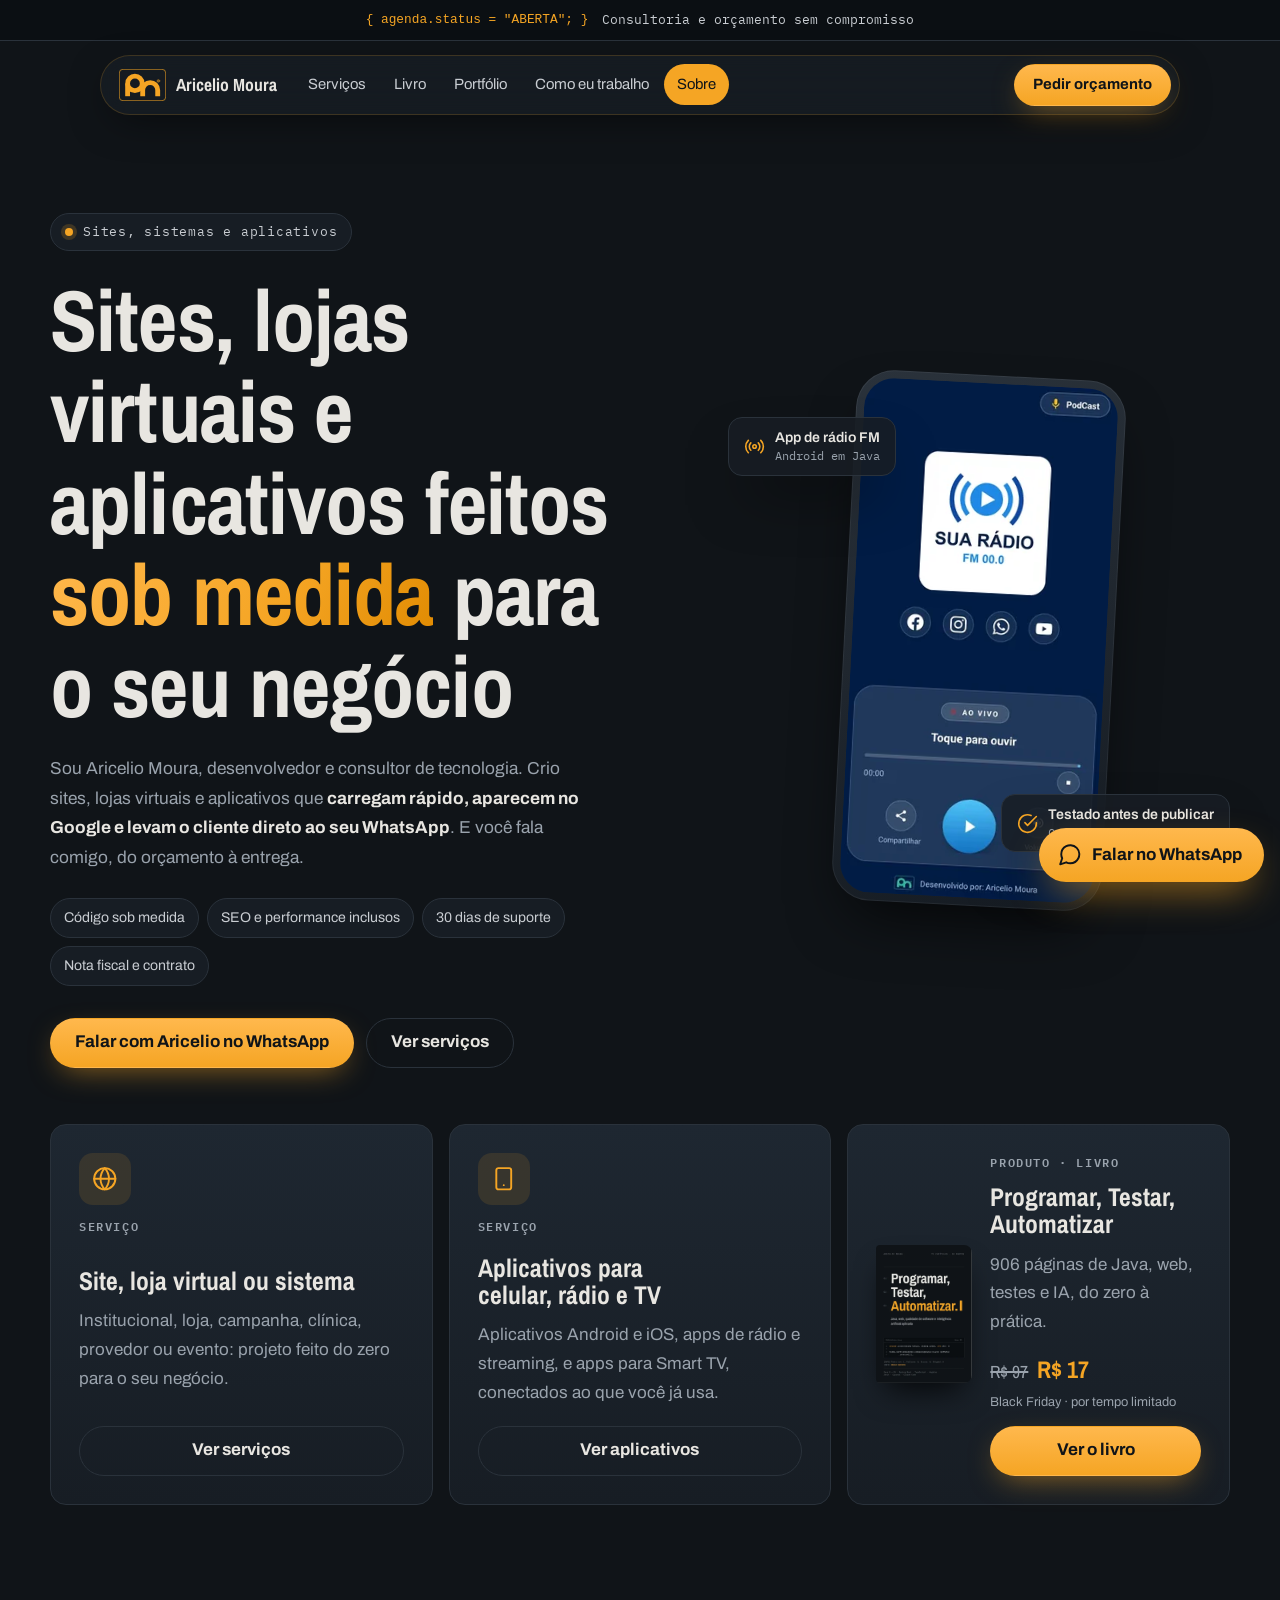
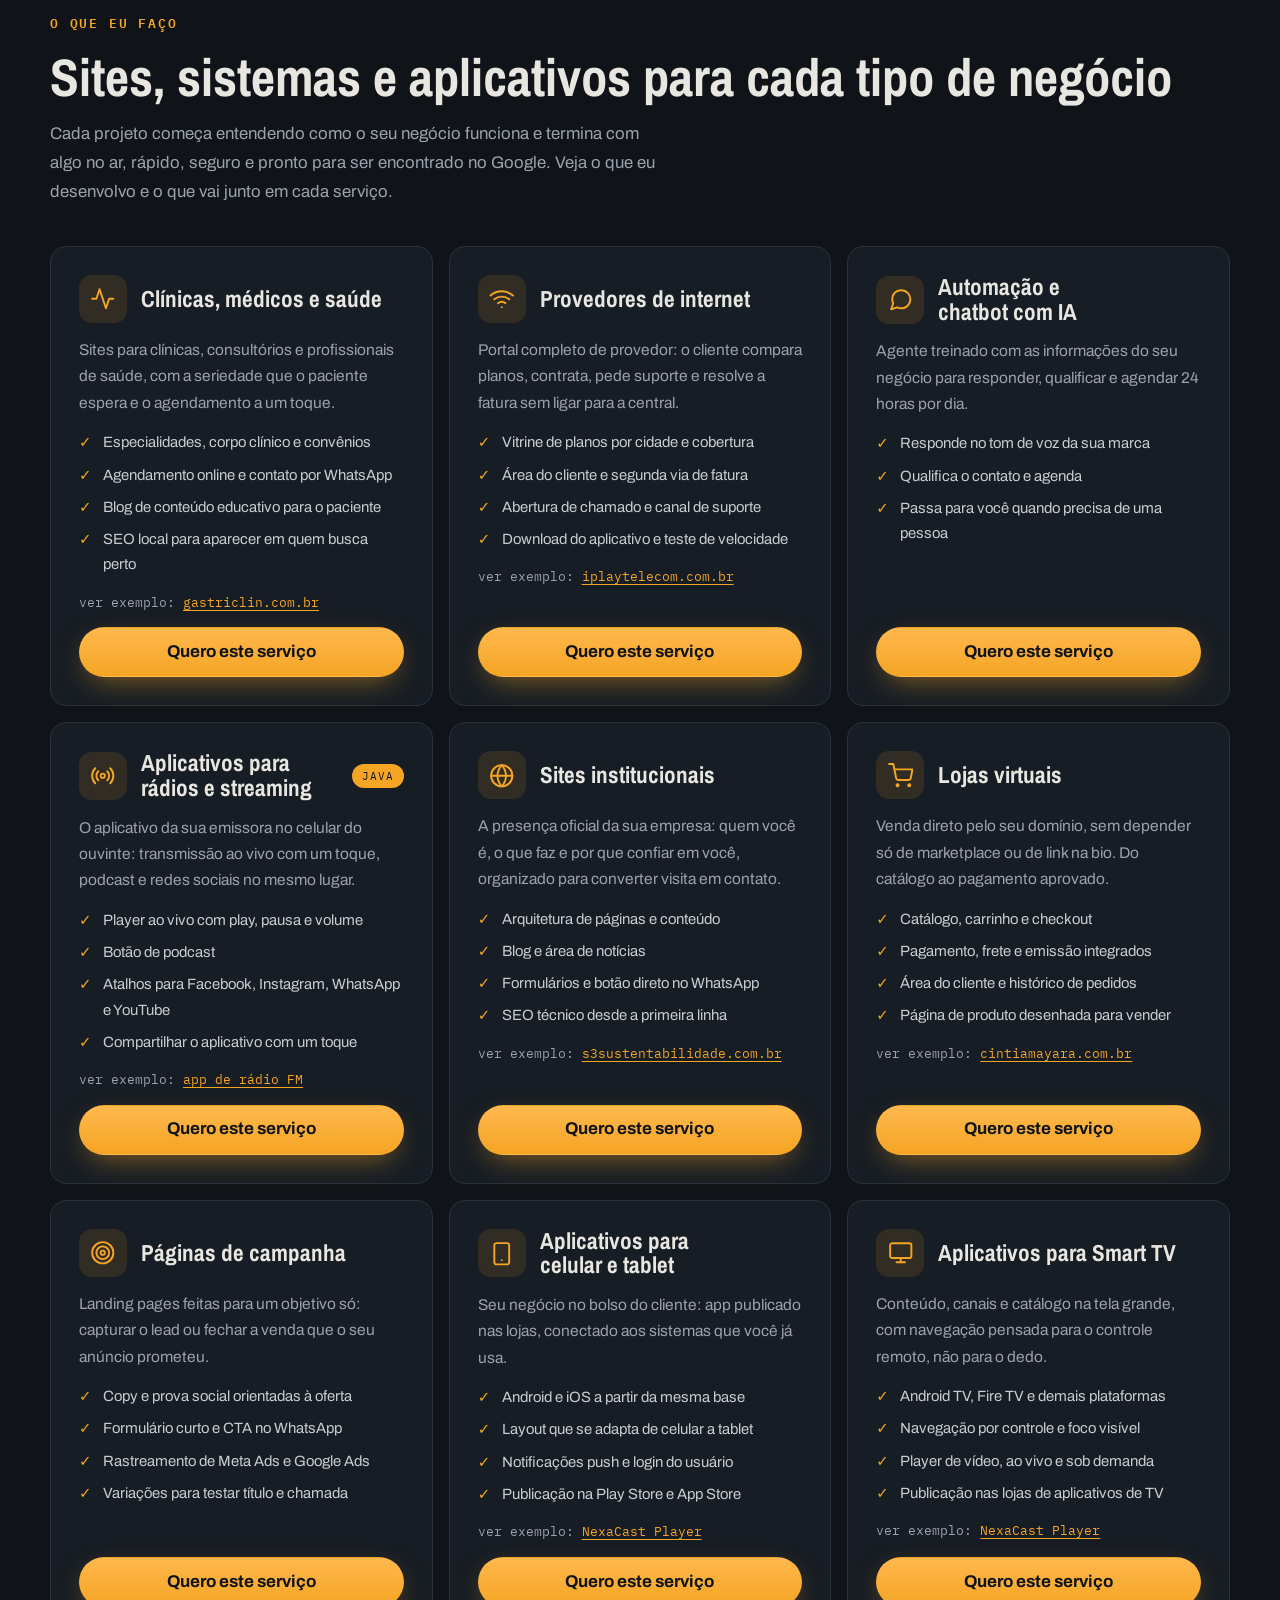
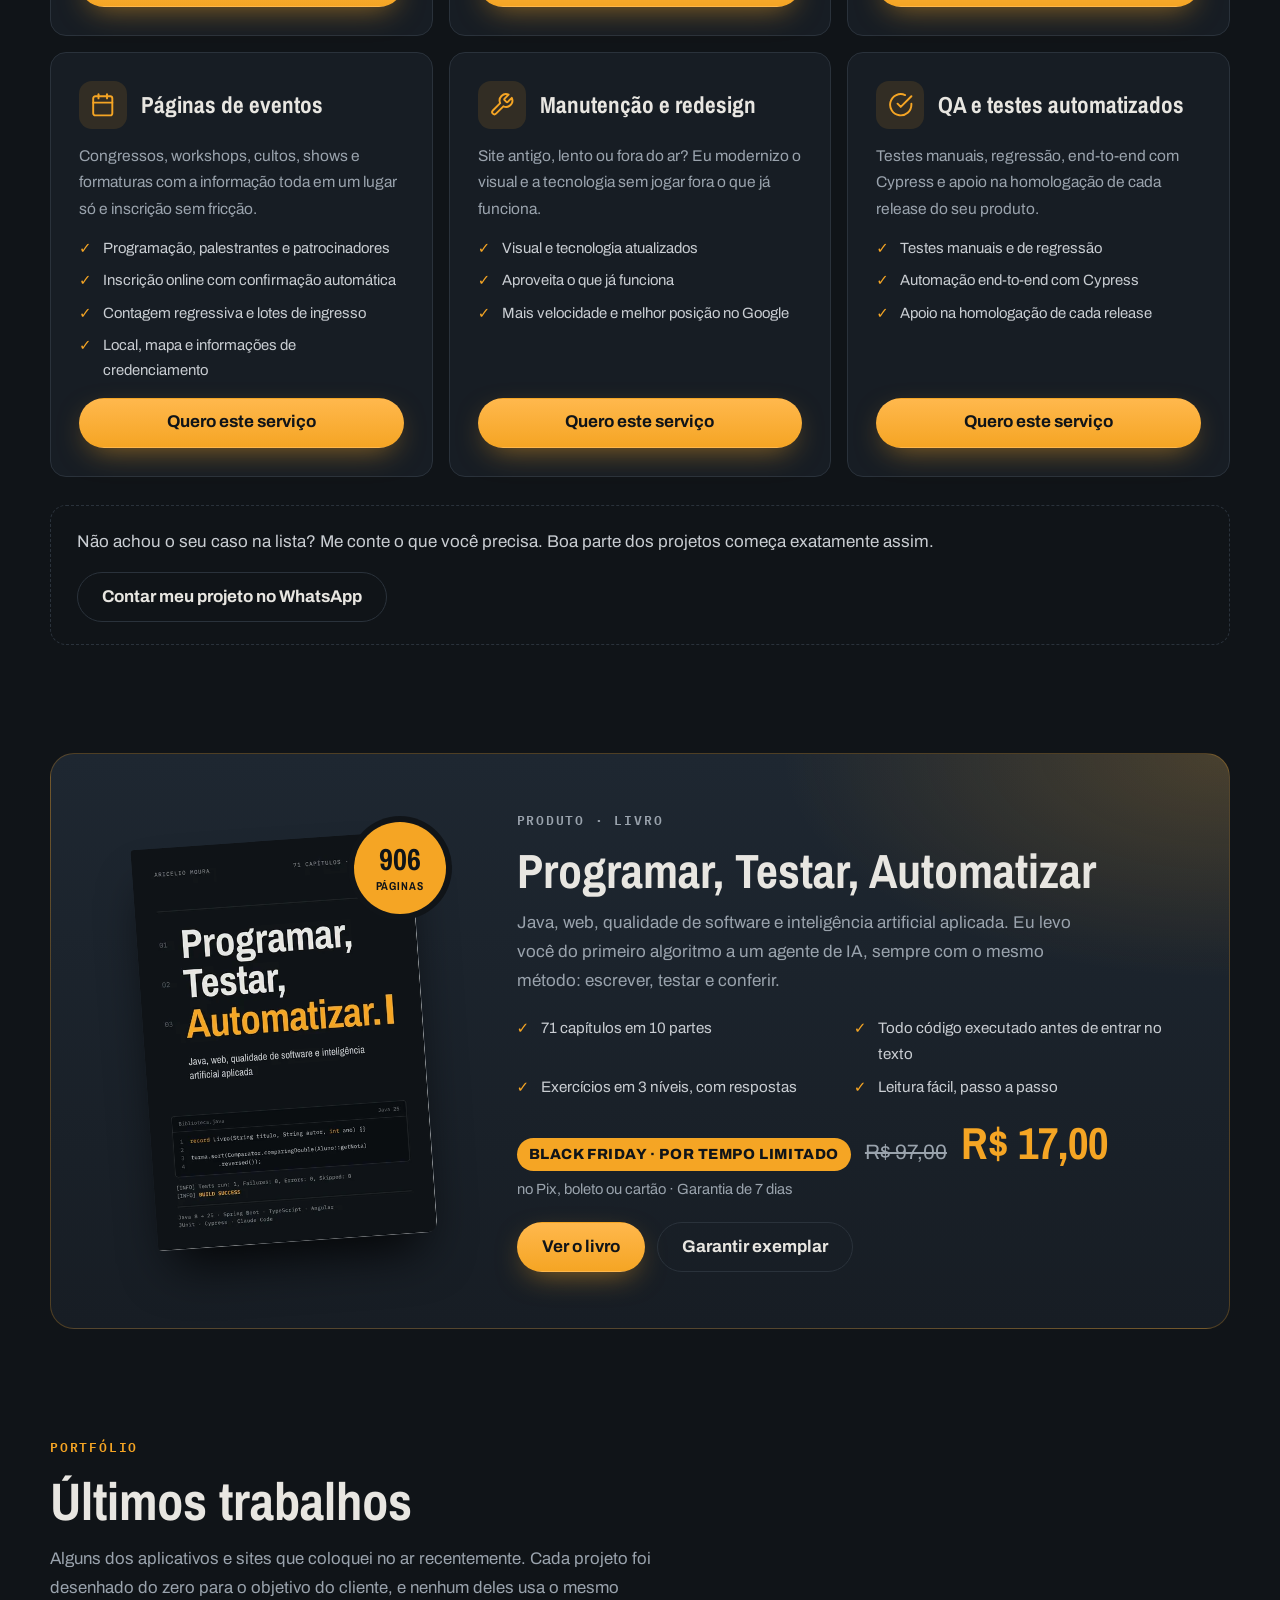
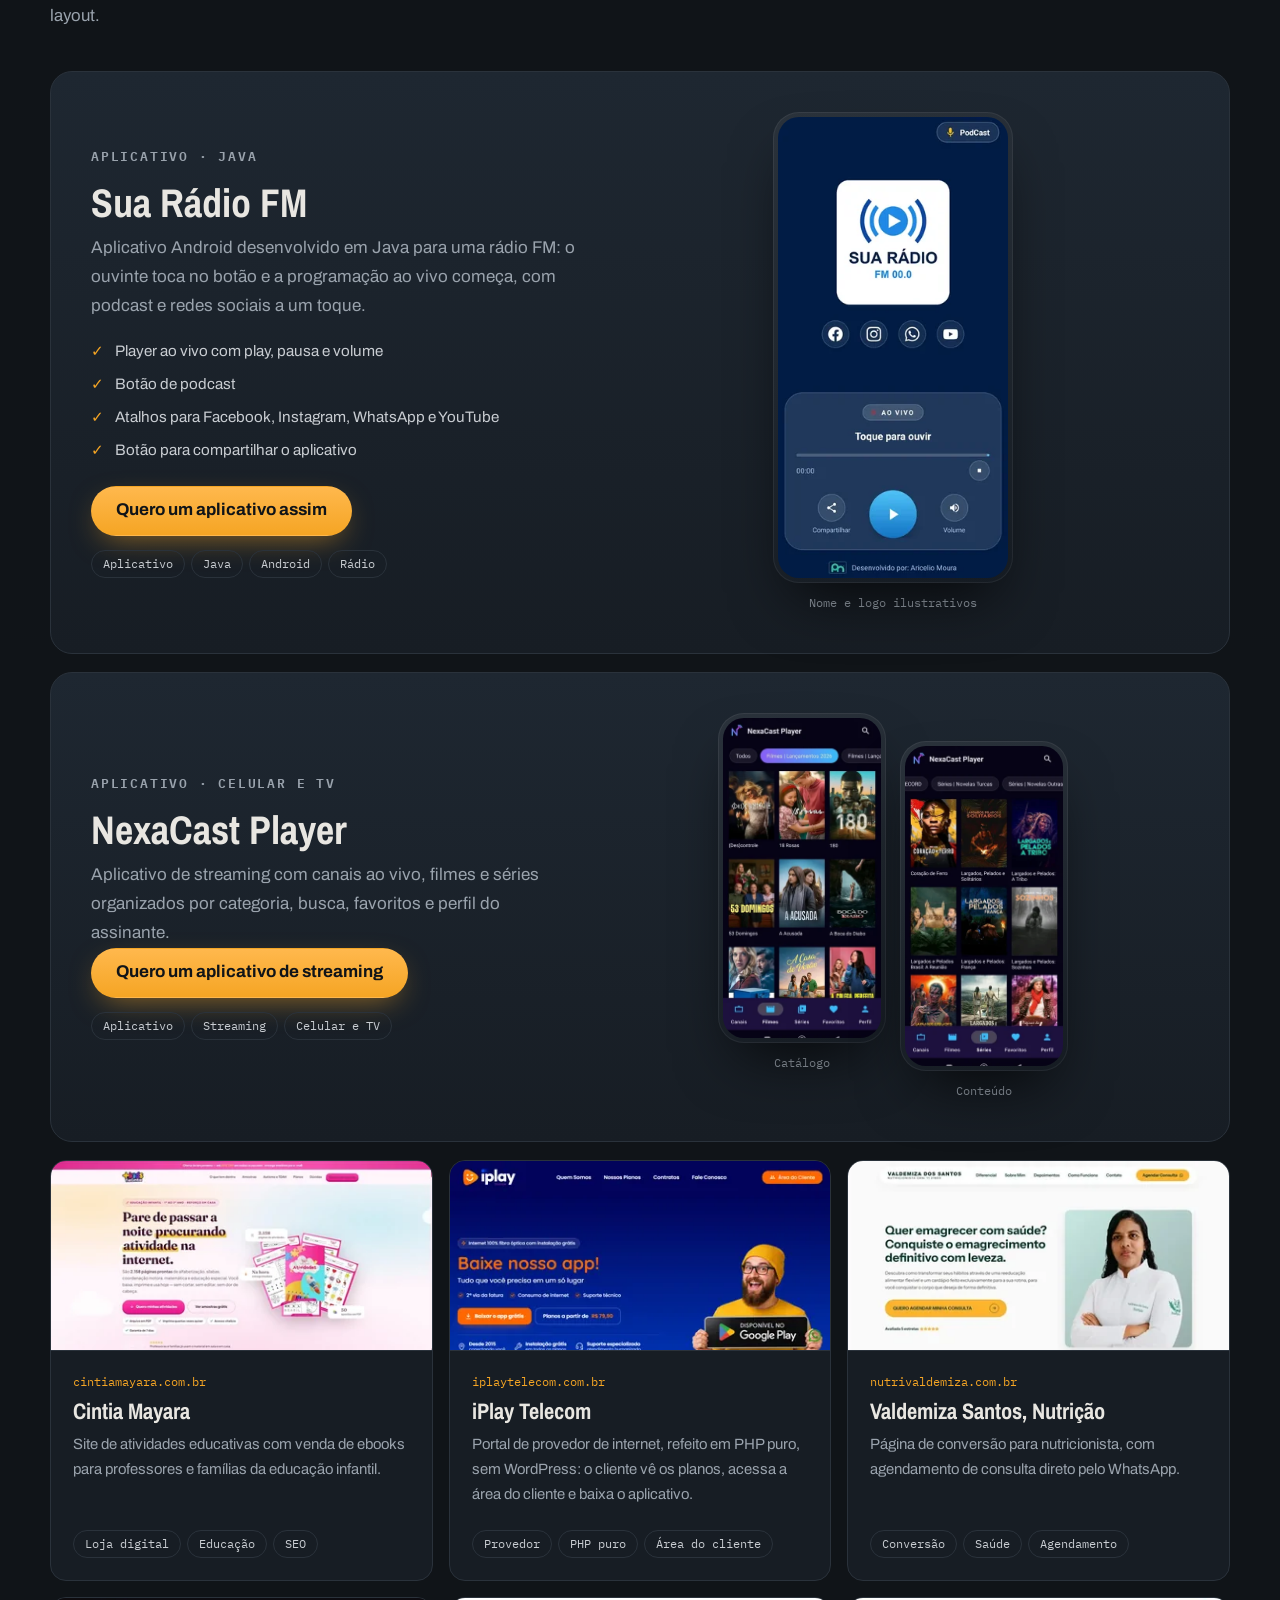
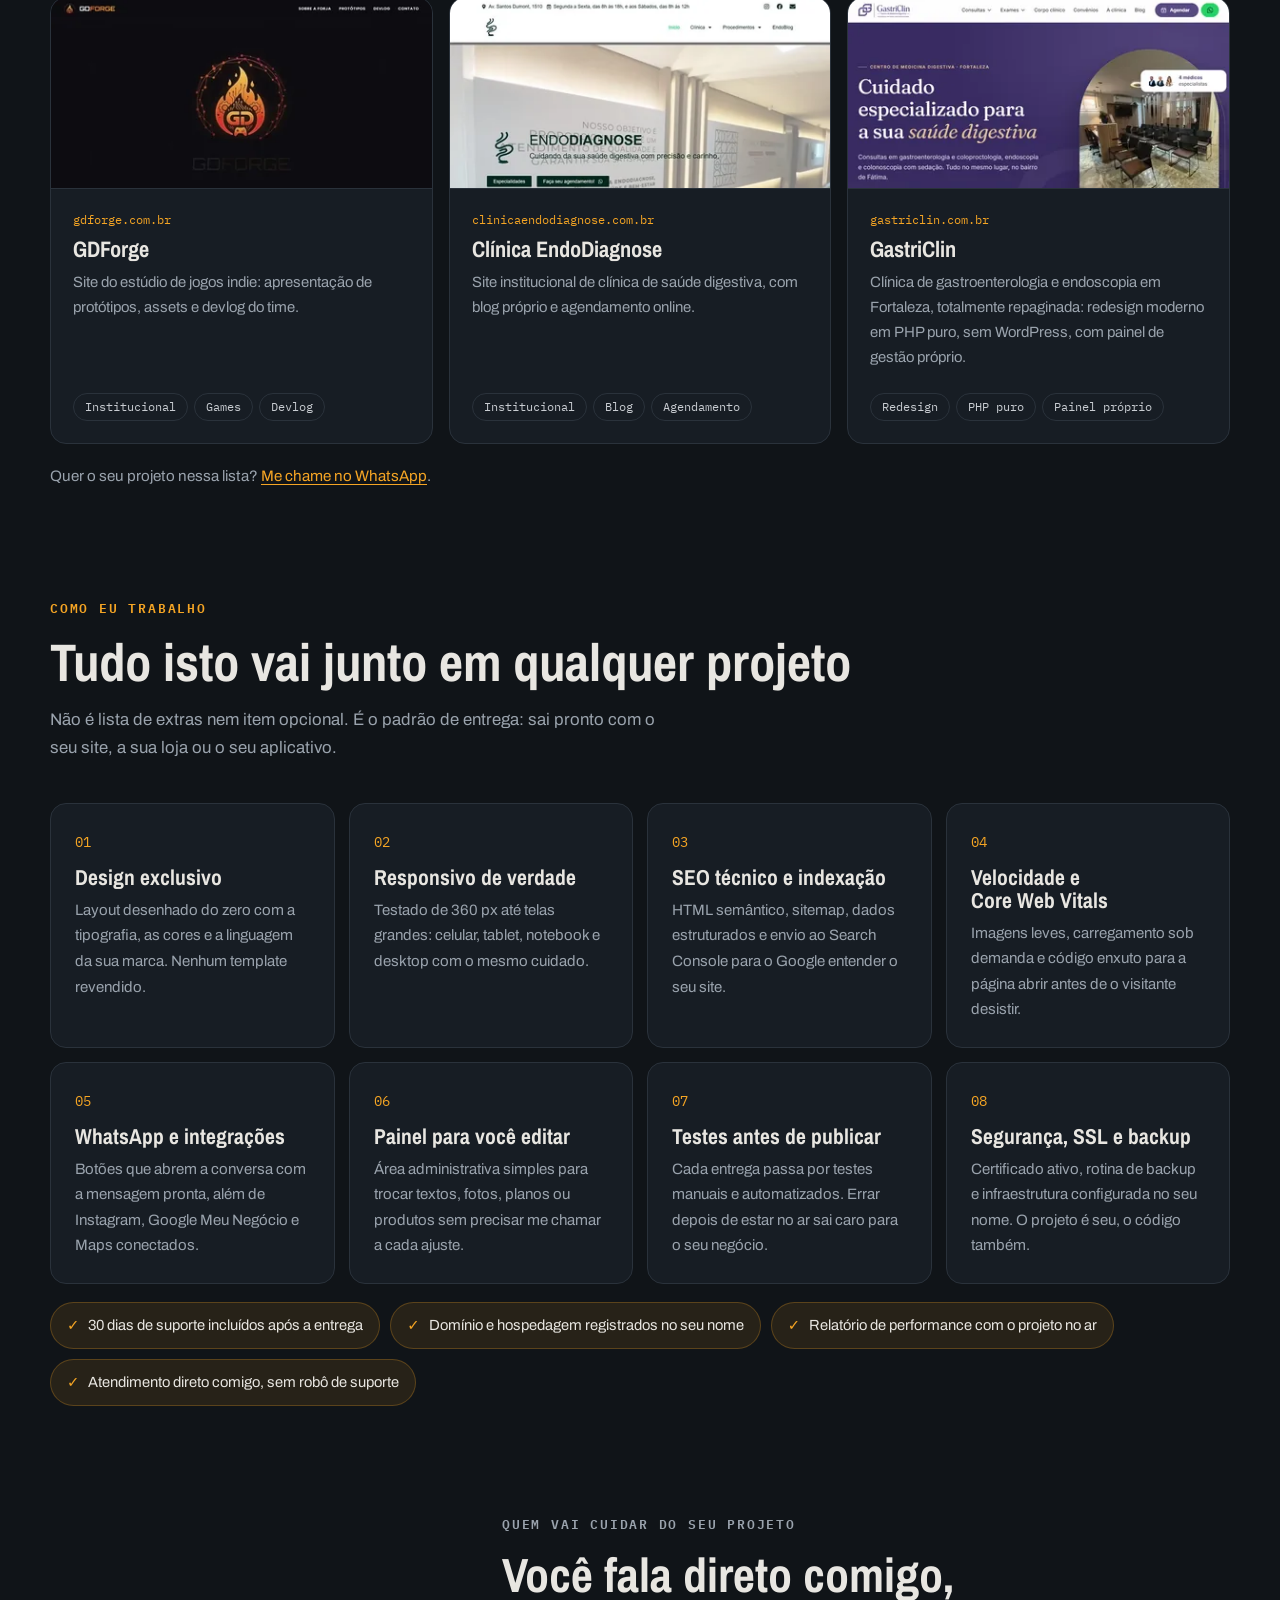
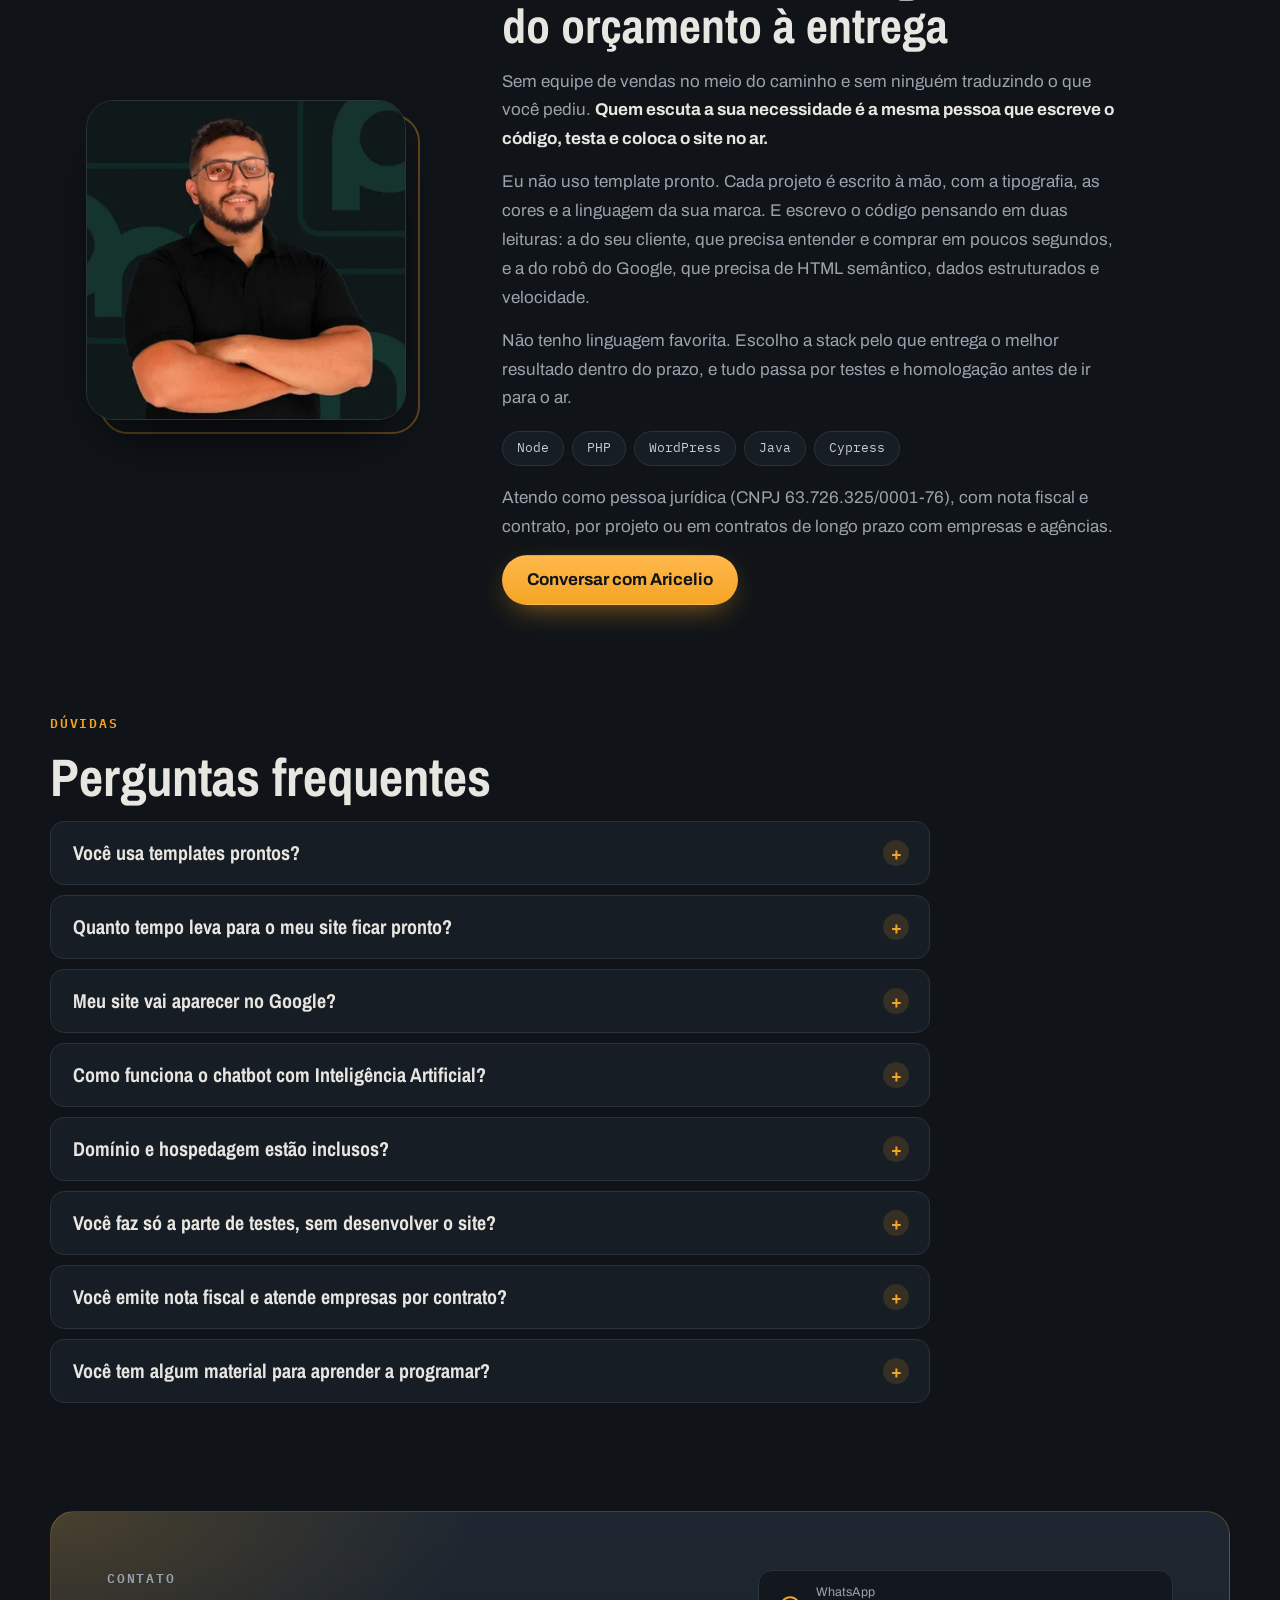
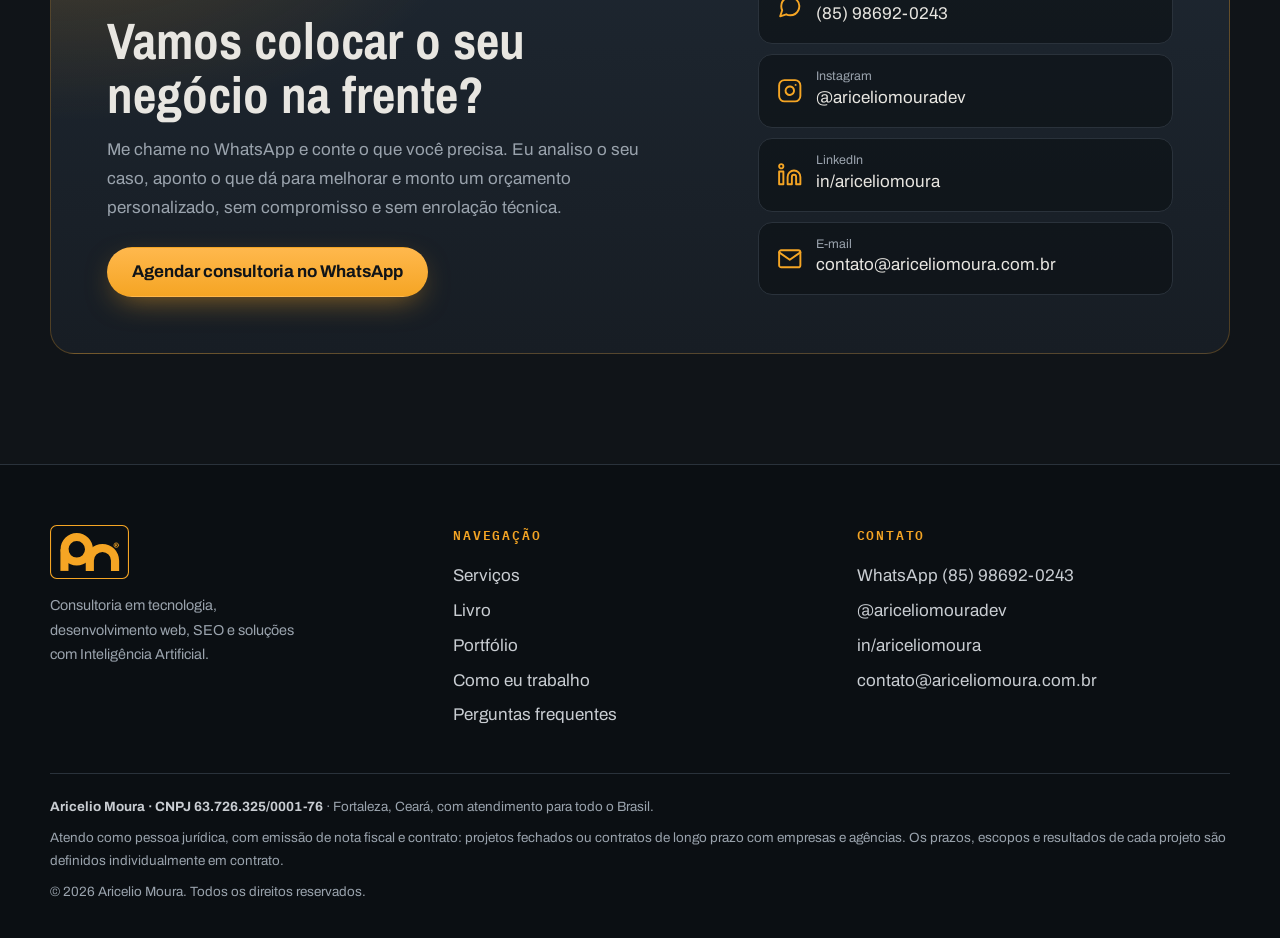
<file: como-eu-trabalho/index.html>
<!doctype html>
<html lang="pt-BR">
<head>
  <meta charset="utf-8">
  <meta name="viewport" content="width=device-width, initial-scale=1">
  <title>Como eu trabalho | Aricelio Moura</title>
  <link rel="canonical" href="https://ariceliomoura.com.br/#processo">
  <meta http-equiv="refresh" content="0; url=../index.html#processo">
  <meta name="robots" content="noindex, follow">
  <meta name="theme-color" content="#101418">
  <script>location.replace("../index.html#processo");</script>
</head>
<body style="background:#101418;color:#e8e6e1;font-family:system-ui,sans-serif;padding:24px">
  <p>Esta página mudou. <a href="../index.html#processo" style="color:#f5a524">Ir para "Como eu trabalho"</a>. As perguntas frequentes estão em <a href="../index.html#duvidas" style="color:#f5a524">Dúvidas</a>.</p>
</body>
</html>
</file>
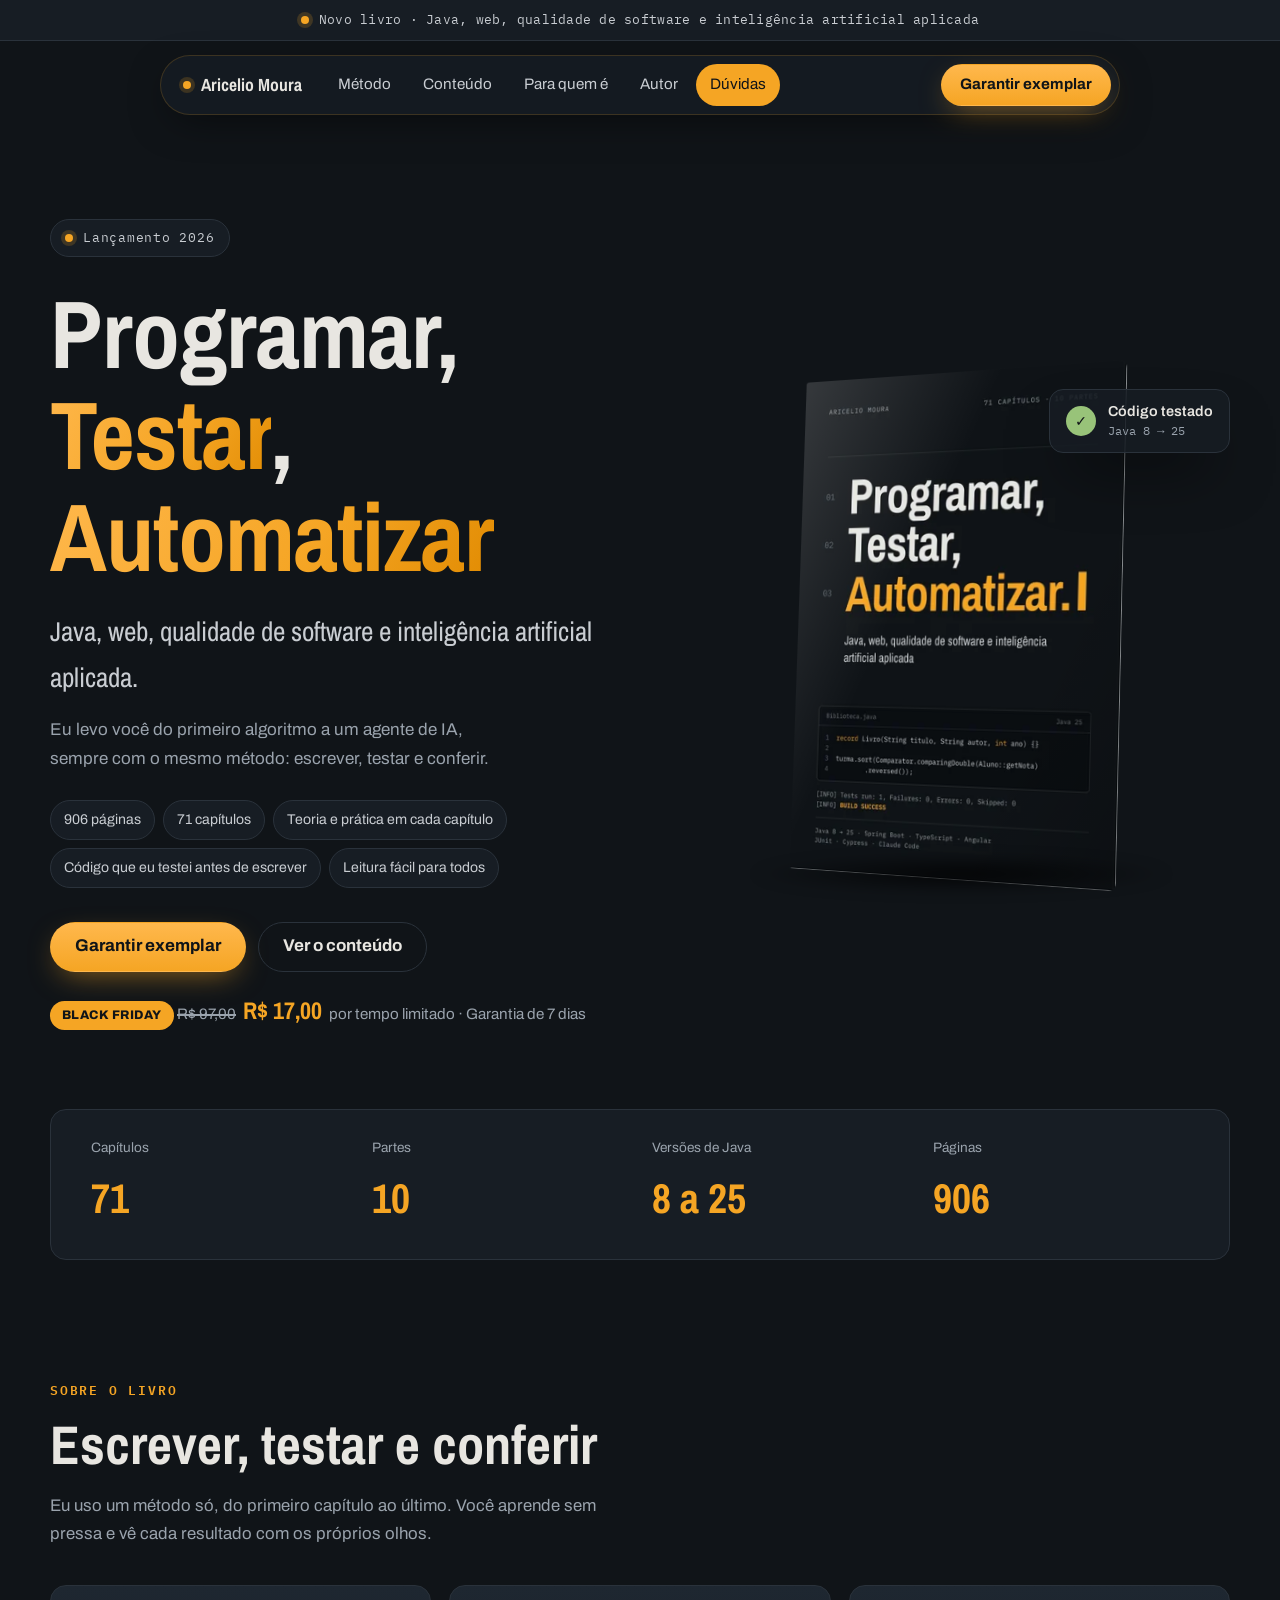
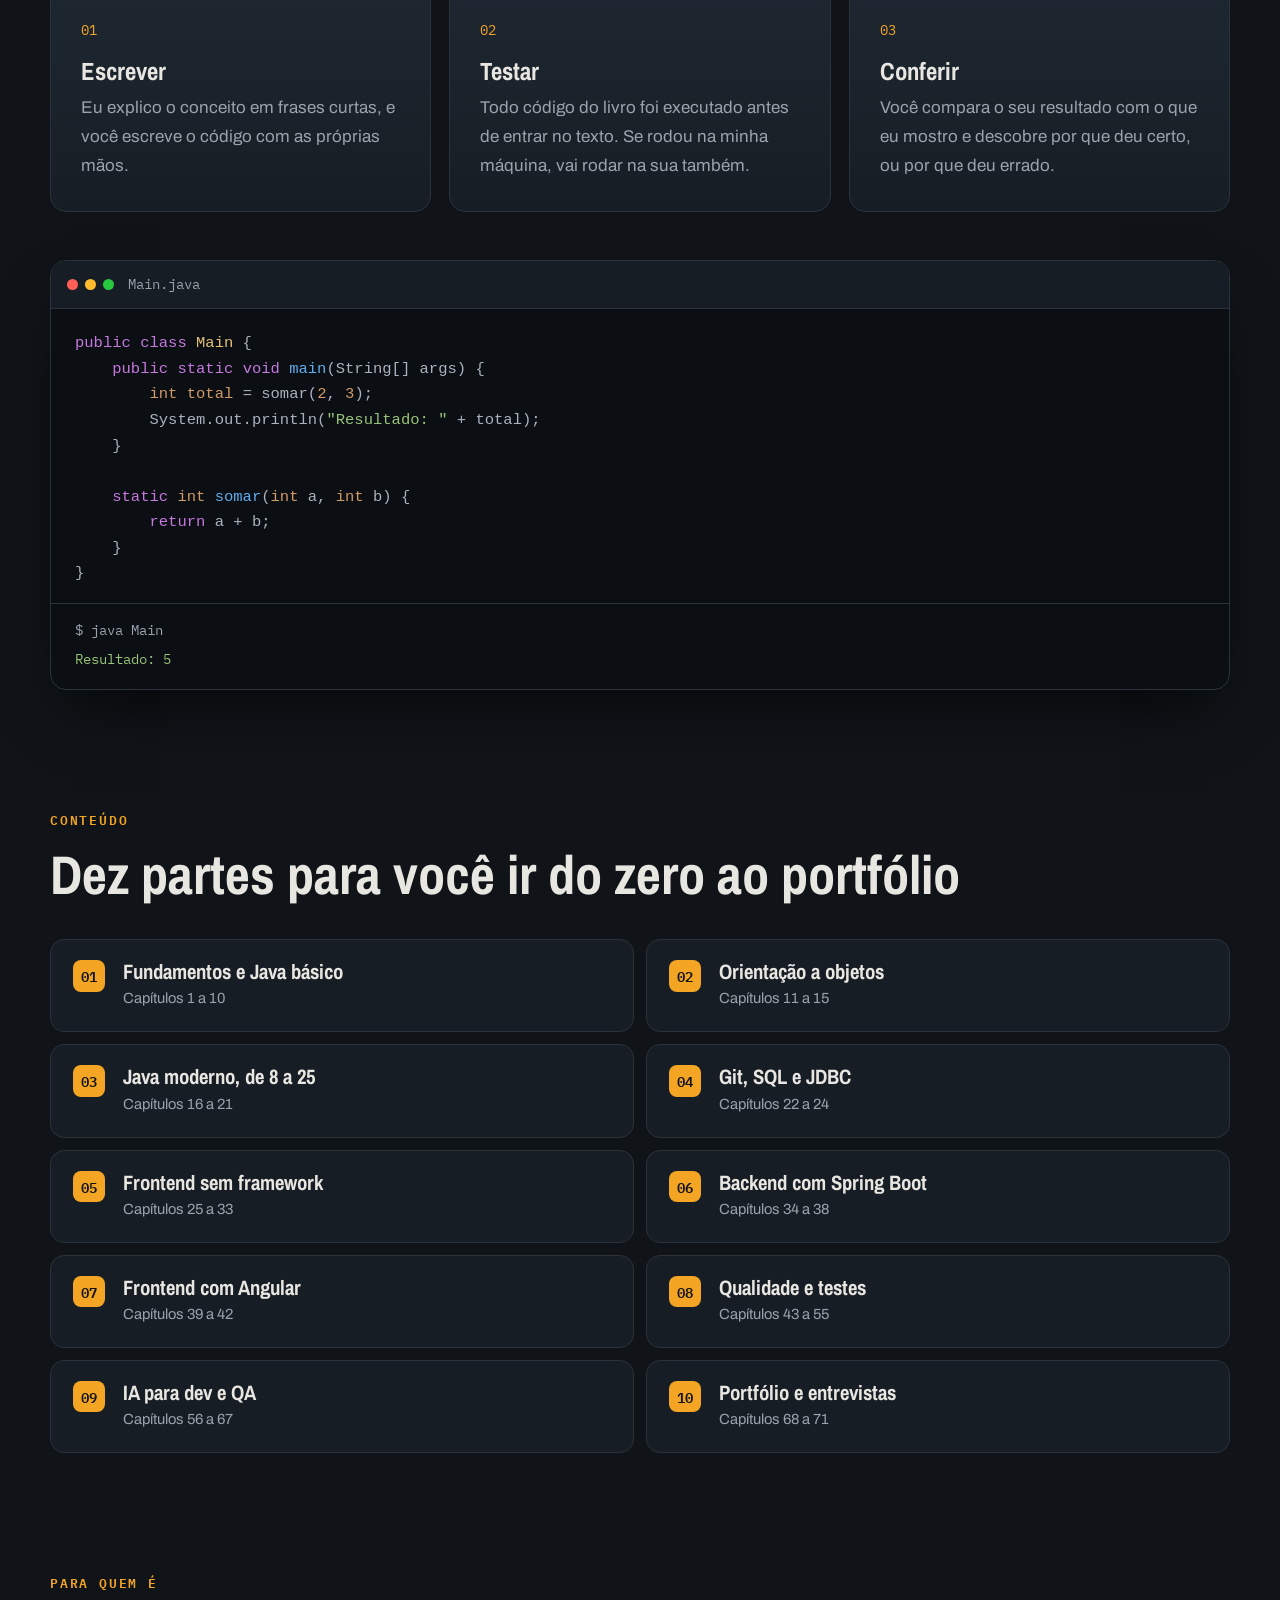
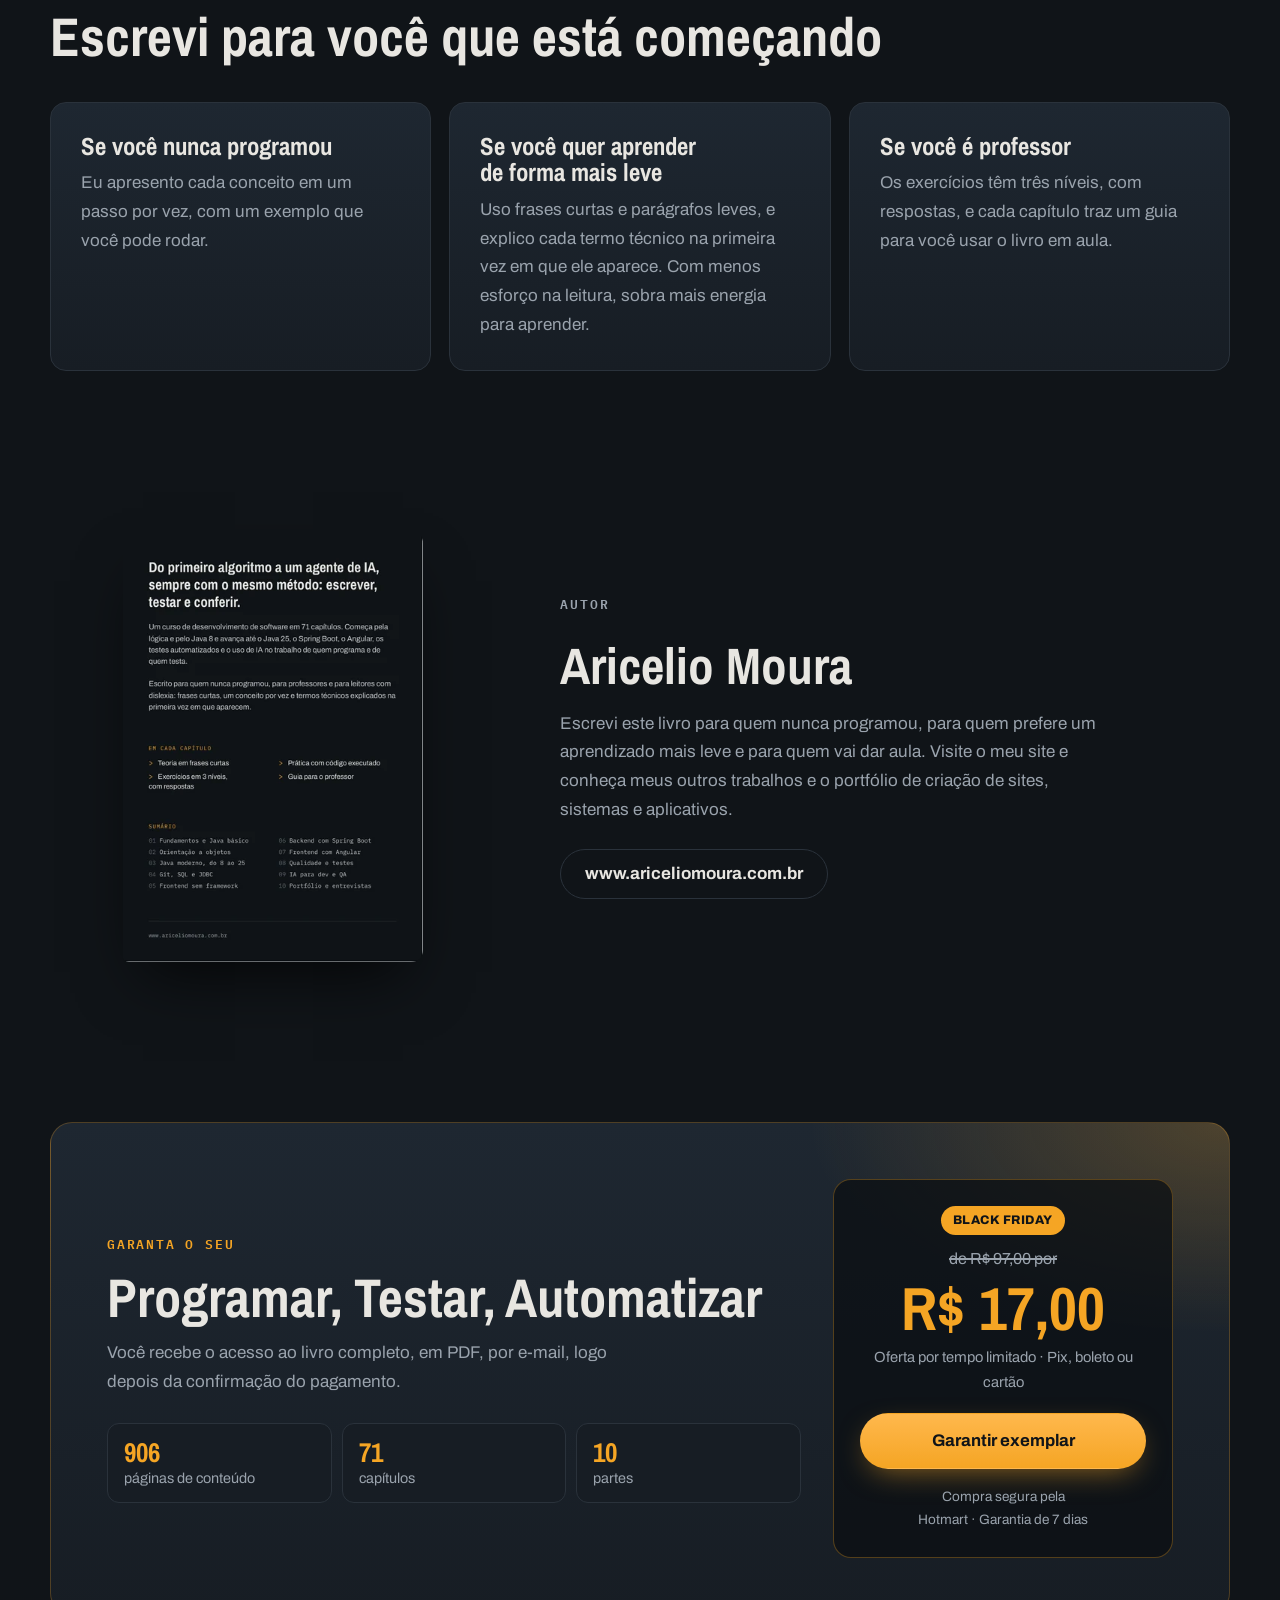
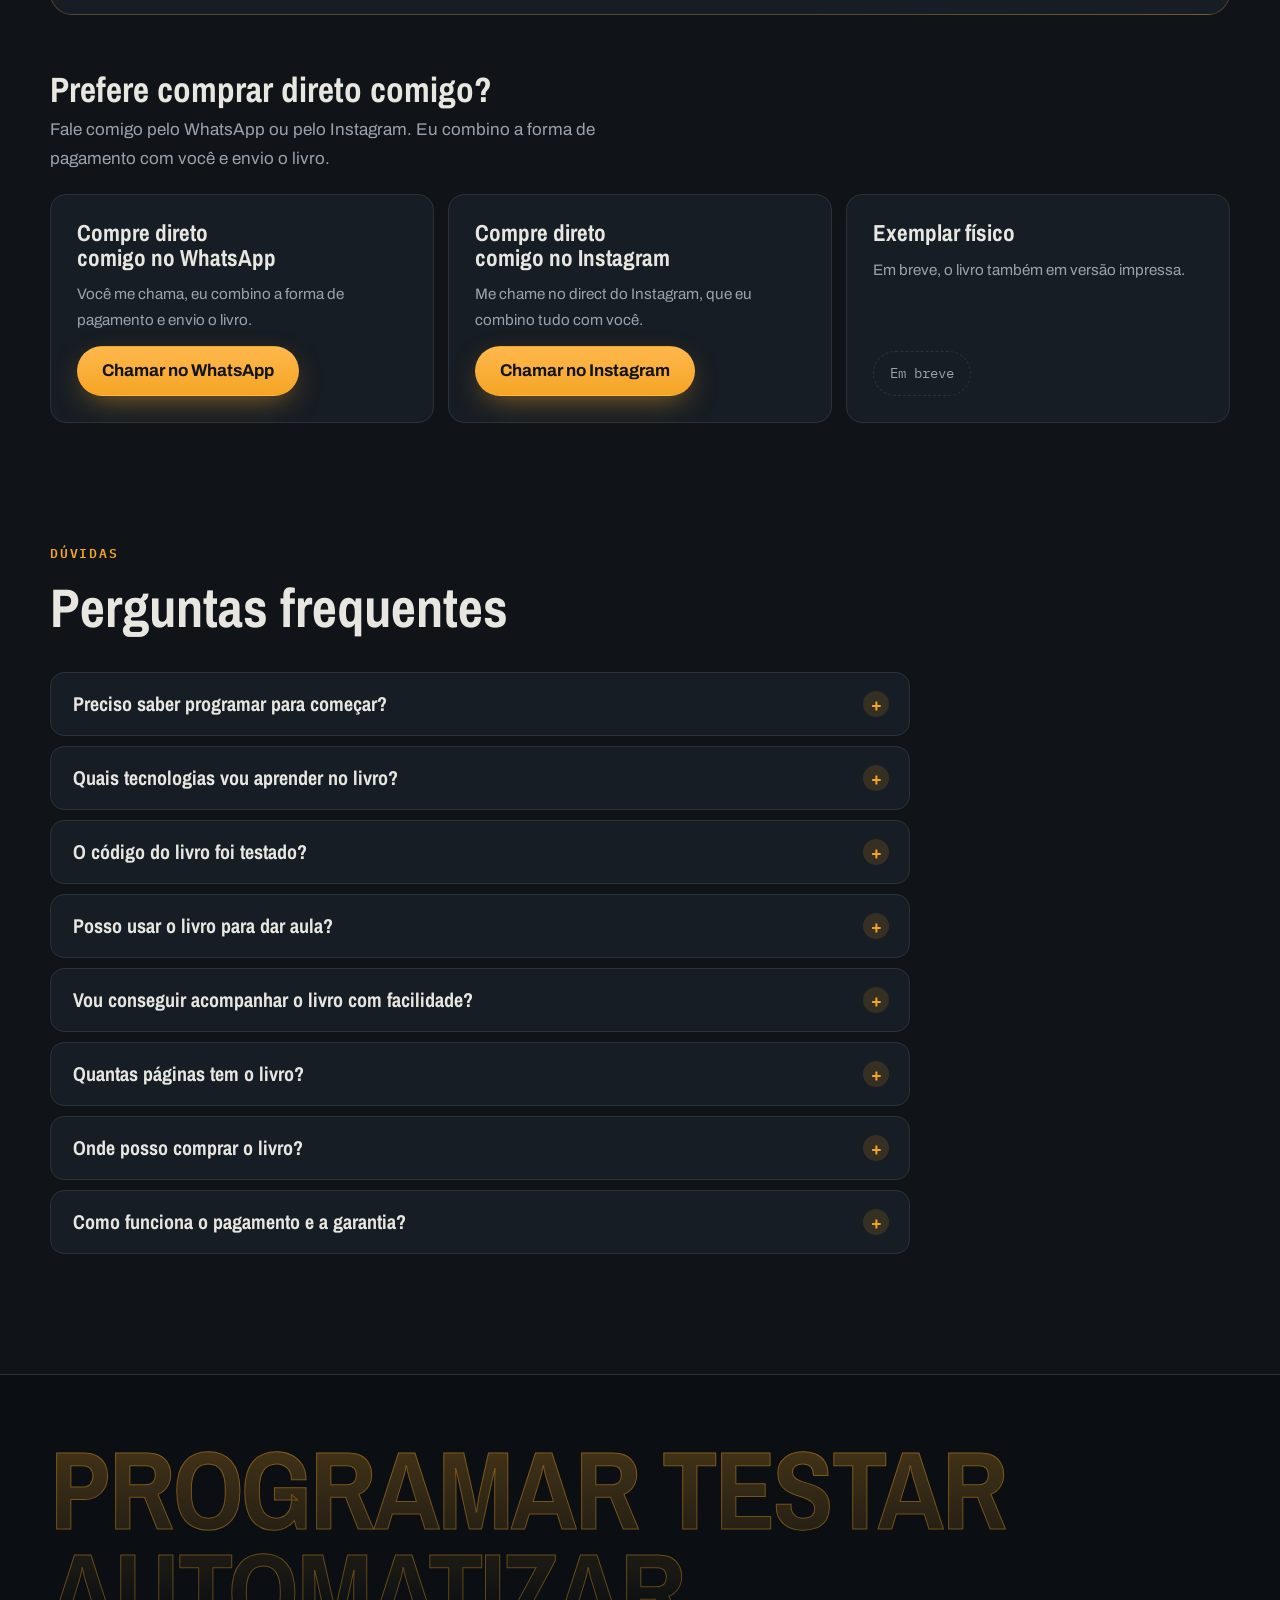
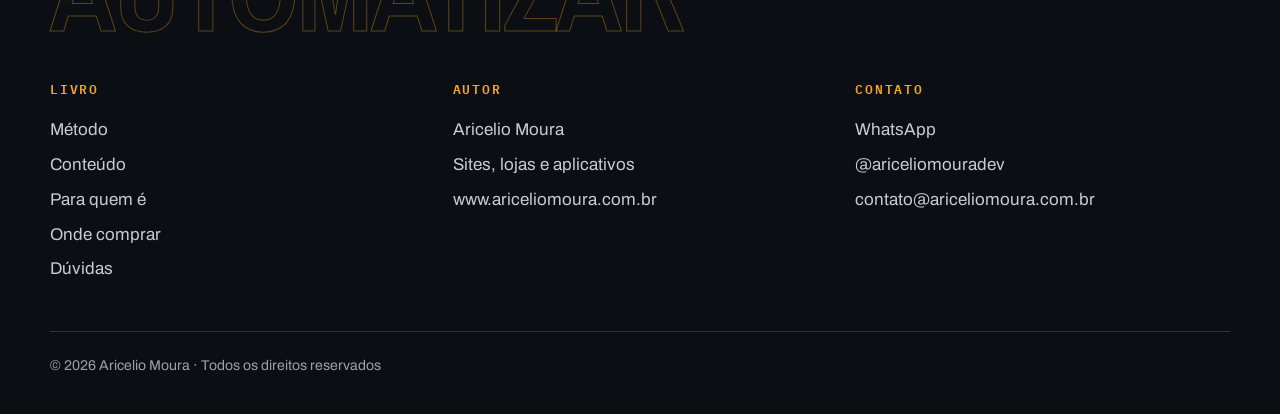
<file: livro/index.html>
<!doctype html>
<html lang="pt-BR">
<head>
  <meta charset="utf-8">
  <meta name="viewport" content="width=device-width, initial-scale=1">
  <title>Programar, Testar, Automatizar | Livro de Java, testes e IA</title>
  <meta name="description" content="Livro de Java, web, testes de software e IA aplicada, do zero à prática. 906 páginas e 71 capítulos, com teoria e código testado em cada um. Escrito por Aricelio Moura.">
  <meta name="keywords" content="livro Java, aprender programação, testes de software, QA, Spring Boot, Angular, inteligência artificial, Claude Code, programação para iniciantes">
  <meta name="author" content="Aricelio Moura">
  <meta name="robots" content="index, follow, max-image-preview:large">
  <link rel="canonical" href="https://ariceliomoura.com.br/livro/">
  <link rel="alternate" hreflang="pt-BR" href="https://ariceliomoura.com.br/livro/">

  <!-- Cor da barra do navegador no celular: a mesma cor de fundo da paleta -->
  <meta name="theme-color" content="#101418">
  <meta name="msapplication-TileColor" content="#101418">
  <meta name="color-scheme" content="dark">

  <!-- Redes sociais e pré-visualização de links -->
  <meta property="og:type" content="book">
  <meta property="og:site_name" content="Aricelio Moura">
  <meta property="og:title" content="Programar, Testar, Automatizar">
  <meta property="og:description" content="Java, web, qualidade de software e inteligência artificial aplicada. 906 páginas, 71 capítulos e código testado.">
  <meta property="og:url" content="https://ariceliomoura.com.br/livro/">
  <meta property="og:image" content="https://ariceliomoura.com.br/livro/img/capa-frente.png">
  <meta property="og:image:alt" content="Capa do livro Programar, Testar, Automatizar">
  <meta property="og:image:type" content="image/png">
  <meta property="og:image:width" content="1262">
  <meta property="og:image:height" content="1812">
  <meta property="book:author" content="https://ariceliomoura.com.br/">
  <meta property="book:release_date" content="2026">
  <meta property="book:tag" content="Java">
  <meta property="book:tag" content="Testes de software">
  <meta property="book:tag" content="Inteligência artificial">
  <meta property="og:locale" content="pt_BR">
  <meta name="twitter:card" content="summary_large_image">
  <meta name="twitter:title" content="Programar, Testar, Automatizar">
  <meta name="twitter:description" content="Java, web, qualidade de software e IA aplicada. Escrever, testar e conferir.">
  <meta name="twitter:image" content="https://ariceliomoura.com.br/livro/img/capa-frente.png">
  <meta name="twitter:image:alt" content="Capa do livro Programar, Testar, Automatizar">

  <!-- Ícone da aba do navegador -->
  <link rel="icon" type="image/svg+xml" href="../img/logo-icone.svg">
  <link rel="icon" type="image/png" sizes="32x32" href="../img/favicon-32.png">
  <link rel="icon" type="image/png" sizes="192x192" href="../img/icone-192.png">
  <link rel="apple-touch-icon" href="../img/apple-touch-icon.png">
  <link rel="manifest" href="../site.webmanifest">

  <link rel="preload" as="image" href="img/capa-frente-700.webp" imagesrcset="img/capa-frente-400.webp 400w, img/capa-frente-700.webp 700w, img/capa-frente-1000.webp 1000w" imagesizes="(max-width: 700px) 193px, 338px" fetchpriority="high">
  <link rel="stylesheet" href="css/estilo.css?v=20261023">

  <!-- Dados estruturados (ajudam o Google a entender o livro, o autor e as perguntas frequentes) -->
  <script type="application/ld+json">
  {
    "@context": "https://schema.org",
    "@graph": [
      {
        "@type": [
          "Book",
          "Product"
        ],
        "@id": "https://ariceliomoura.com.br/livro/#livro",
        "name": "Programar, Testar, Automatizar",
        "alternativeHeadline": "Java, web, qualidade de software e inteligência artificial aplicada",
        "description": "Livro de programação do zero à inteligência artificial, com Java, web, testes de software e IA aplicada. 906 páginas e 71 capítulos, com teoria e prática em cada um.",
        "numberOfPages": 906,
        "inLanguage": "pt-BR",
        "image": [
          "https://ariceliomoura.com.br/livro/img/capa-frente.png",
          "https://ariceliomoura.com.br/livro/img/capa-verso.png"
        ],
        "url": "https://ariceliomoura.com.br/livro/",
        "author": {
          "@id": "https://ariceliomoura.com.br/#autor"
        },
        "about": [
          "Java",
          "Testes de software",
          "Qualidade de software",
          "Inteligência artificial",
          "Spring Boot",
          "Angular"
        ],
        "audience": {
          "@type": "Audience",
          "audienceType": "Pessoas que nunca programaram, estudantes, professores e quem prefere um aprendizado mais leve"
        },
        "offers": {
          "@type": "Offer",
          "url": "https://ariceliomoura.com.br/livro/",
          "price": "17.00",
          "priceCurrency": "BRL",
          "availability": "https://schema.org/InStock",
          "seller": {
            "@id": "https://ariceliomoura.com.br/#autor"
          },
          "itemCondition": "https://schema.org/NewCondition",
          "hasMerchantReturnPolicy": {
            "@type": "MerchantReturnPolicy",
            "applicableCountry": "BR",
            "returnPolicyCategory": "https://schema.org/MerchantReturnFiniteReturnWindow",
            "merchantReturnDays": 7,
            "refundType": "https://schema.org/FullRefund",
            "returnFees": "https://schema.org/FreeReturn"
          }
        },
        "bookFormat": "https://schema.org/EBook",
        "copyrightYear": 2026,
        "brand": {
          "@type": "Brand",
          "name": "Aricelio Moura"
        },
        "keywords": "livro de Java, aprender programação, programação para iniciantes, testes de software, QA, Spring Boot, Angular, Cypress, Claude Code, inteligência artificial"
      },
      {
        "@type": "Person",
        "@id": "https://ariceliomoura.com.br/#autor",
        "name": "Aricelio Moura",
        "jobTitle": "Desenvolvedor e consultor de tecnologia",
        "url": "https://ariceliomoura.com.br/",
        "email": "contato@ariceliomoura.com.br",
        "image": "https://ariceliomoura.com.br/img/foto-aricelio.webp",
        "worksFor": {
          "@id": "https://ariceliomoura.com.br/#negocio"
        },
        "knowsAbout": [
          "Desenvolvimento web",
          "Lojas virtuais",
          "Aplicativos Android e iOS",
          "Aplicativos para Smart TV",
          "SEO técnico",
          "Chatbots com inteligência artificial",
          "Automação",
          "QA e testes automatizados",
          "Cypress",
          "Java",
          "Spring Boot",
          "Angular"
        ],
        "sameAs": [
          "https://www.instagram.com/ariceliomouradev",
          "https://www.linkedin.com/in/ariceliomoura"
        ]
      },
      {
        "@type": "ProfessionalService",
        "@id": "https://ariceliomoura.com.br/#negocio",
        "name": "Aricelio Moura",
        "url": "https://ariceliomoura.com.br/"
      },
      {
        "@type": "WebSite",
        "@id": "https://ariceliomoura.com.br/#site",
        "name": "Aricelio Moura",
        "url": "https://ariceliomoura.com.br/",
        "inLanguage": "pt-BR",
        "description": "Sites, lojas virtuais, aplicativos e chatbots com IA sob medida, e o livro Programar, Testar, Automatizar.",
        "publisher": {
          "@id": "https://ariceliomoura.com.br/#negocio"
        }
      },
      {
        "@type": "WebPage",
        "@id": "https://ariceliomoura.com.br/livro/#pagina",
        "url": "https://ariceliomoura.com.br/livro/",
        "name": "Programar, Testar, Automatizar | Livro de Java, testes e IA",
        "description": "Livro de Java, web, testes de software e IA aplicada, do zero à prática. 906 páginas e 71 capítulos, com teoria e código testado em cada um. Escrito por Aricelio Moura.",
        "inLanguage": "pt-BR",
        "isPartOf": {
          "@id": "https://ariceliomoura.com.br/#site"
        },
        "about": {
          "@id": "https://ariceliomoura.com.br/livro/#livro"
        },
        "mainEntity": {
          "@id": "https://ariceliomoura.com.br/livro/#livro"
        },
        "author": {
          "@id": "https://ariceliomoura.com.br/#autor"
        },
        "breadcrumb": {
          "@id": "https://ariceliomoura.com.br/livro/#trilha"
        },
        "primaryImageOfPage": {
          "@type": "ImageObject",
          "url": "https://ariceliomoura.com.br/livro/img/capa-frente.png",
          "width": 1262,
          "height": 1812
        },
        "dateModified": "2026-10-14"
      },
      {
        "@type": "BreadcrumbList",
        "@id": "https://ariceliomoura.com.br/livro/#trilha",
        "itemListElement": [
          {
            "@type": "ListItem",
            "position": 1,
            "name": "Início",
            "item": "https://ariceliomoura.com.br/"
          },
          {
            "@type": "ListItem",
            "position": 2,
            "name": "Livro Programar, Testar, Automatizar",
            "item": "https://ariceliomoura.com.br/livro/"
          }
        ]
      },
      {
        "@type": "FAQPage",
        "mainEntity": [
          {
            "@type": "Question",
            "name": "Preciso saber programar para começar?",
            "acceptedAnswer": {
              "@type": "Answer",
              "text": "Não. Eu começo do zero e explico cada termo técnico na primeira vez em que ele aparece."
            }
          },
          {
            "@type": "Question",
            "name": "Quais tecnologias vou aprender no livro?",
            "acceptedAnswer": {
              "@type": "Answer",
              "text": "Você aprende Java, da versão 8 à 25, orientação a objetos, Git, SQL e JDBC, HTML, CSS e JavaScript, Spring Boot, Angular, testes com JUnit e Cypress, e o uso de inteligência artificial com Claude Code."
            }
          },
          {
            "@type": "Question",
            "name": "O código do livro foi testado?",
            "acceptedAnswer": {
              "@type": "Answer",
              "text": "Sim. Eu executei todo o código antes de ele entrar no texto. Se rodou na minha máquina, vai rodar na sua também."
            }
          },
          {
            "@type": "Question",
            "name": "Posso usar o livro para dar aula?",
            "acceptedAnswer": {
              "@type": "Answer",
              "text": "Pode. Cada capítulo traz exercícios em três níveis, com respostas, e um guia para você planejar a aula."
            }
          },
          {
            "@type": "Question",
            "name": "Vou conseguir acompanhar o livro com facilidade?",
            "acceptedAnswer": {
              "@type": "Answer",
              "text": "Sim. Eu escrevo com frases curtas e parágrafos leves, e explico cada termo técnico na primeira vez em que ele aparece. Isso ajuda qualquer pessoa a aprender com menos esforço."
            }
          },
          {
            "@type": "Question",
            "name": "Quantas páginas tem o livro?",
            "acceptedAnswer": {
              "@type": "Answer",
              "text": "O livro tem 906 páginas de conteúdo, com 71 capítulos organizados em 10 partes."
            }
          },
          {
            "@type": "Question",
            "name": "Onde posso comprar o livro?",
            "acceptedAnswer": {
              "@type": "Answer",
              "text": "Pelo botão Garantir exemplar, aqui no site, que leva ao checkout seguro da Hotmart. Se preferir, fale comigo pelo WhatsApp ou pelo Instagram e eu combino a compra direta."
            }
          },
          {
            "@type": "Question",
            "name": "Como funciona o pagamento e a garantia?",
            "acceptedAnswer": {
              "@type": "Answer",
              "text": "Na compra pela Hotmart, você pode pagar com Pix, boleto ou cartão. No cartão, as opções de parcelamento aparecem no checkout da Hotmart. Com o Pix a confirmação é rápida, e no boleto o acesso chega depois que o banco confirma o pagamento. Você tem 7 dias de garantia: se não gostar, peça o reembolso nesse prazo."
            }
          }
        ],
        "@id": "https://ariceliomoura.com.br/livro/#duvidas"
      }
    ]
  }
  </script>
</head>
<body>
  <a class="pular" href="#conteudo">Pular para o conteúdo</a>

  <div class="faixa-aviso">
    <span class="ponto pulsando" aria-hidden="true"></span>
    Novo livro · Java, web, qualidade de software e inteligência artificial aplicada
  </div>

  <header class="topo">
    <nav class="pilula" aria-label="Principal">
      <a class="marca" href="../" aria-label="Aricelio Moura, página inicial do site">
        <span class="ponto" aria-hidden="true"></span>
        Aricelio Moura
      </a>

      <ul class="links">
        <li><a href="#sobre">Método</a></li>
        <li><a href="#conteudo">Conteúdo</a></li>
        <li><a href="#para-quem">Para quem é</a></li>
        <li><a href="#autor">Autor</a></li>
        <li><a href="#duvidas">Dúvidas</a></li>
      </ul>

      <a class="botao primario pequeno botao-topo" href="https://pay.hotmart.com/W108020193L?src=livro" data-comprar>Garantir exemplar</a>

      <button class="hamburguer" type="button" aria-expanded="false" aria-controls="menu-mobile" aria-label="Abrir menu">
        <span></span><span></span><span></span>
      </button>

      <div class="menu-mobile" id="menu-mobile">
        <ul>
          <li><a href="#sobre">Método</a></li>
          <li><a href="#conteudo">Conteúdo</a></li>
          <li><a href="#para-quem">Para quem é</a></li>
          <li><a href="#autor">Autor</a></li>
          <li><a href="#duvidas">Dúvidas</a></li>
        </ul>
        <a class="botao primario" href="https://pay.hotmart.com/W108020193L?src=livro" data-comprar>Garantir exemplar</a>
      </div>
    </nav>
  </header>

  <main>
    <section class="heroi" id="inicio">
      <div class="heroi-texto">
        <p class="selo"><span class="ponto" aria-hidden="true"></span>Lançamento 2026</p>
        <h1>Programar, <span class="destaque">Testar</span>, <span class="destaque">Automatizar</span></h1>
        <p class="subtitulo">Java, web, qualidade de software e inteligência artificial aplicada.</p>
        <p class="lead">
          Eu levo você do primeiro algoritmo a um agente de IA, sempre com o
          mesmo método: escrever, testar e conferir.
        </p>

        <ul class="chips">
          <li>906 páginas</li>
          <li>71 capítulos</li>
          <li>Teoria e prática em cada capítulo</li>
          <li>Código que eu testei antes de escrever</li>
          <li>Leitura fácil para todos</li>
        </ul>

        <div class="botoes">
          <a class="botao primario" href="https://pay.hotmart.com/W108020193L?src=livro" data-comprar>Garantir exemplar</a>
          <a class="botao" href="#conteudo">Ver o conteúdo</a>
        </div>
        <p class="preco-linha"><span class="selo-oferta">Black Friday</span> <s class="preco-de">R$ 97,00</s> <strong>R$ 17,00</strong> por tempo limitado · Garantia de 7 dias</p>
      </div>

      <div class="cena" role="img" aria-label="Livro 3D com a capa de Programar, Testar, Automatizar">
        <div class="livro">
          <div class="capa">
            <img src="img/capa-frente-700.webp" srcset="img/capa-frente-400.webp 400w, img/capa-frente-700.webp 700w, img/capa-frente-1000.webp 1000w" sizes="(max-width: 700px) 193px, 338px" alt="" width="454" height="652" fetchpriority="high">
          </div>
          <div class="lombada" aria-hidden="true"><span>Programar · Testar · Automatizar</span></div>
        </div>
        <div class="sombra" aria-hidden="true"></div>
        <div class="cartao-flutuante" aria-hidden="true">
          <span class="ok">✓</span>
          <span>Código testado<br><small>Java 8 → 25</small></span>
        </div>
      </div>
    </section>

    <section class="faixa-numeros" aria-label="Números do livro">
      <dl>
        <div><dt>Capítulos</dt><dd>71</dd></div>
        <div><dt>Partes</dt><dd>10</dd></div>
        <div><dt>Versões de Java</dt><dd>8 a 25</dd></div>
        <div><dt>Páginas</dt><dd>906</dd></div>
      </dl>
    </section>

    <section class="secao" id="sobre" aria-labelledby="titulo-sobre">
      <p class="rotulo">Sobre o livro</p>
      <h2 id="titulo-sobre">Escrever, testar e conferir</h2>
      <p class="intro">Eu uso um método só, do primeiro capítulo ao último. Você aprende sem pressa e vê cada resultado com os próprios olhos.</p>
      <div class="grade-3">
        <article class="cartao reveal">
          <span class="numero">01</span>
          <h3>Escrever</h3>
          <p>Eu explico o conceito em frases curtas, e você escreve o código com as próprias mãos.</p>
        </article>
        <article class="cartao reveal">
          <span class="numero">02</span>
          <h3>Testar</h3>
          <p>Todo código do livro foi executado antes de entrar no texto. Se rodou na minha máquina, vai rodar na sua também.</p>
        </article>
        <article class="cartao reveal">
          <span class="numero">03</span>
          <h3>Conferir</h3>
          <p>Você compara o seu resultado com o que eu mostro e descobre por que deu certo, ou por que deu errado.</p>
        </article>
      </div>

      <figure class="janela-codigo reveal" aria-label="Exemplo de código Java">
        <figcaption class="janela-barra">
          <span class="bolinhas" aria-hidden="true"><i></i><i></i><i></i></span>
          <span class="arquivo">Main.java</span>
        </figcaption>
        <pre><code class="language-java hljs"><span class="hljs-keyword">public</span> <span class="hljs-keyword">class</span> <span class="hljs-title class_">Main</span> {
    <span class="hljs-keyword">public</span> <span class="hljs-keyword">static</span> <span class="hljs-keyword">void</span> <span class="hljs-title function_">main</span><span class="hljs-params">(String[] args)</span> {
        <span class="hljs-type">int</span> <span class="hljs-variable">total</span> <span class="hljs-operator">=</span> somar(<span class="hljs-number">2</span>, <span class="hljs-number">3</span>);
        System.out.println(<span class="hljs-string">"Resultado: "</span> + total);
    }

    <span class="hljs-keyword">static</span> <span class="hljs-type">int</span> <span class="hljs-title function_">somar</span><span class="hljs-params">(<span class="hljs-type">int</span> a, <span class="hljs-type">int</span> b)</span> {
        <span class="hljs-keyword">return</span> a + b;
    }
}</code></pre>
        <div class="saida">
          <span class="prompt">$ java Main</span>
          <span class="resultado">Resultado: 5</span>
        </div>
      </figure>
    </section>

    <section class="secao" id="conteudo" aria-labelledby="titulo-conteudo">
      <p class="rotulo">Conteúdo</p>
      <h2 id="titulo-conteudo">Dez partes para você ir do zero ao portfólio</h2>
      <ol class="partes">
        <li class="reveal"><span class="parte-num">01</span><div><h3>Fundamentos e Java básico</h3><p>Capítulos 1 a 10</p></div></li>
        <li class="reveal"><span class="parte-num">02</span><div><h3>Orientação a objetos</h3><p>Capítulos 11 a 15</p></div></li>
        <li class="reveal"><span class="parte-num">03</span><div><h3>Java moderno, de 8 a 25</h3><p>Capítulos 16 a 21</p></div></li>
        <li class="reveal"><span class="parte-num">04</span><div><h3>Git, SQL e JDBC</h3><p>Capítulos 22 a 24</p></div></li>
        <li class="reveal"><span class="parte-num">05</span><div><h3>Frontend sem framework</h3><p>Capítulos 25 a 33</p></div></li>
        <li class="reveal"><span class="parte-num">06</span><div><h3>Backend com Spring Boot</h3><p>Capítulos 34 a 38</p></div></li>
        <li class="reveal"><span class="parte-num">07</span><div><h3>Frontend com Angular</h3><p>Capítulos 39 a 42</p></div></li>
        <li class="reveal"><span class="parte-num">08</span><div><h3>Qualidade e testes</h3><p>Capítulos 43 a 55</p></div></li>
        <li class="reveal"><span class="parte-num">09</span><div><h3>IA para dev e QA</h3><p>Capítulos 56 a 67</p></div></li>
        <li class="reveal"><span class="parte-num">10</span><div><h3>Portfólio e entrevistas</h3><p>Capítulos 68 a 71</p></div></li>
      </ol>
    </section>

    <section class="secao" id="para-quem" aria-labelledby="titulo-para-quem">
      <p class="rotulo">Para quem é</p>
      <h2 id="titulo-para-quem">Escrevi para você que está começando</h2>
      <div class="grade-3">
        <article class="cartao reveal">
          <h3>Se você nunca programou</h3>
          <p>Eu apresento cada conceito em um passo por vez, com um exemplo que você pode rodar.</p>
        </article>
        <article class="cartao reveal">
          <h3>Se você quer aprender de forma mais leve</h3>
          <p>Uso frases curtas e parágrafos leves, e explico cada termo técnico na primeira vez em que ele aparece. Com menos esforço na leitura, sobra mais energia para aprender.</p>
        </article>
        <article class="cartao reveal">
          <h3>Se você é professor</h3>
          <p>Os exercícios têm três níveis, com respostas, e cada capítulo traz um guia para você usar o livro em aula.</p>
        </article>
      </div>
    </section>

    <section class="secao" id="autor" aria-labelledby="titulo-autor">
      <div class="autor">
        <figure class="contracapa reveal">
          <img src="img/capa-verso-700.webp" srcset="img/capa-verso-400.webp 400w, img/capa-verso-700.webp 700w, img/capa-verso-1000.webp 1000w" sizes="300px" alt="Contracapa do livro Programar, Testar, Automatizar" width="454" height="652" loading="lazy" decoding="async">
        </figure>
        <div class="autor-texto reveal">
          <p class="rotulo">Autor</p>
          <h2 id="titulo-autor">Aricelio Moura</h2>
          <p>Escrevi este livro para quem nunca programou, para quem prefere um aprendizado mais leve e para quem vai dar aula. Visite o meu site e conheça meus outros trabalhos e o portfólio de criação de sites, sistemas e aplicativos.</p>
          <a class="botao" href="https://ariceliomoura.com.br/" rel="author">www.ariceliomoura.com.br</a>
        </div>
      </div>
    </section>

    <section class="secao" id="garantir" aria-labelledby="titulo-garantir">
      <div class="chamada reveal">
        <div>
          <p class="rotulo">Garanta o seu</p>
          <h2 id="titulo-garantir">Programar, Testar, Automatizar</h2>
          <p>Você recebe o acesso ao livro completo, em PDF, por e-mail, logo depois da confirmação do pagamento.</p>
          <ul class="ficha" aria-label="Ficha técnica do livro">
            <li><strong>906</strong> páginas de conteúdo</li>
            <li><strong>71</strong> capítulos</li>
            <li><strong>10</strong>  partes</li>
          </ul>
        </div>

        <div class="preco-card">
          <p class="selo-oferta">Black Friday</p>
          <p class="preco-de">de R$ 97,00 por</p>
          <p class="preco-valor">R$ 17,00</p>
          <p class="preco-detalhe">Oferta por tempo limitado · Pix, boleto ou cartão</p>
          <a class="botao primario grande" href="https://pay.hotmart.com/W108020193L?src=livro" data-comprar>Garantir exemplar</a>
          <p class="preco-selos">Compra segura pela Hotmart · Garantia de 7&nbsp;dias</p>
        </div>
      </div>

      <h3 class="sub-compra">Prefere comprar direto comigo?</h3>
      <p class="sub-texto">Fale comigo pelo WhatsApp ou pelo Instagram. Eu combino a forma de pagamento com você e envio o livro.</p>

      <div class="lojas" id="lojas" aria-label="Compra direta com o autor">
        <!-- preenchido por js/principal.js a partir de js/lojas.js -->
      </div>
    </section>

    <section class="secao" id="duvidas" aria-labelledby="titulo-duvidas">
      <p class="rotulo">Dúvidas</p>
      <h2 id="titulo-duvidas">Perguntas frequentes</h2>
      <div class="faq">
        <details class="reveal">
          <summary>Preciso saber programar para começar?</summary>
          <p>Não. Eu começo do zero e explico cada termo técnico na primeira vez em que ele aparece.</p>
        </details>
        <details class="reveal">
          <summary>Quais tecnologias vou aprender no livro?</summary>
          <p>Você aprende Java, da versão 8 à 25, orientação a objetos, Git, SQL e JDBC, HTML, CSS e JavaScript, Spring Boot, Angular, testes com JUnit e Cypress, e o uso de inteligência artificial com Claude Code.</p>
        </details>
        <details class="reveal">
          <summary>O código do livro foi testado?</summary>
          <p>Sim. Eu executei todo o código antes de ele entrar no texto. Se rodou na minha máquina, vai rodar na sua também.</p>
        </details>
        <details class="reveal">
          <summary>Posso usar o livro para dar aula?</summary>
          <p>Pode. Cada capítulo traz exercícios em três níveis, com respostas, e um guia para você planejar a aula.</p>
        </details>
        <details class="reveal">
          <summary>Vou conseguir acompanhar o livro com facilidade?</summary>
          <p>Sim. Eu escrevo com frases curtas e parágrafos leves, e explico cada termo técnico na primeira vez em que ele aparece. Isso ajuda qualquer pessoa a aprender com menos esforço.</p>
        </details>
        <details class="reveal">
          <summary>Quantas páginas tem o livro?</summary>
          <p>O livro tem 906 páginas de conteúdo, com 71 capítulos organizados em 10 partes.</p>
        </details>
        <details class="reveal">
          <summary>Onde posso comprar o livro?</summary>
          <p>Pelo botão <a href="#garantir">Garantir exemplar</a>, aqui no site, que leva ao checkout seguro da Hotmart. Se preferir, fale comigo pelo WhatsApp ou pelo Instagram e eu combino a compra direta.</p>
        </details>
        <details class="reveal">
          <summary>Como funciona o pagamento e a garantia?</summary>
          <p>Na compra pela Hotmart, você pode pagar com Pix, boleto ou cartão. No cartão, as opções de parcelamento aparecem no checkout da Hotmart. Com o Pix a confirmação é rápida, e no boleto o acesso chega depois que o banco confirma o pagamento. Você tem 7 dias de garantia: se não gostar, peça o reembolso nesse prazo.</p>
        </details>
      </div>
    </section>
  </main>

  <footer class="rodape">
    <p class="rodape-grande" aria-hidden="true">Programar Testar Automatizar</p>
    <div class="rodape-colunas">
      <div>
        <p class="rotulo">Livro</p>
        <a href="#sobre">Método</a>
        <a href="#conteudo">Conteúdo</a>
        <a href="#para-quem">Para quem é</a>
        <a href="#garantir">Onde comprar</a>
        <a href="#duvidas">Dúvidas</a>
      </div>
      <div>
        <p class="rotulo">Autor</p>
        <a href="#autor">Aricelio Moura</a>
        <a href="../#servicos">Sites, lojas e aplicativos</a>
        <a href="https://ariceliomoura.com.br/">www.ariceliomoura.com.br</a>
      </div>
      <div>
        <p class="rotulo">Contato</p>
        <a href="https://wa.me/5585986920243" target="_blank" rel="noopener">WhatsApp</a>
        <a href="https://www.instagram.com/ariceliomouradev" target="_blank" rel="noopener">@ariceliomouradev</a>
        <a href="mailto:contato@ariceliomoura.com.br">contato@ariceliomoura.com.br</a>
      </div>
    </div>
    <p class="direitos">© <span data-ano>2026</span> Aricelio Moura · Todos os direitos reservados</p>
  </footer>

  <script src="js/lojas.js?v=20261023" defer></script>
  <script src="js/principal.js?v=20261023" defer></script>
</body>
</html>
</file>
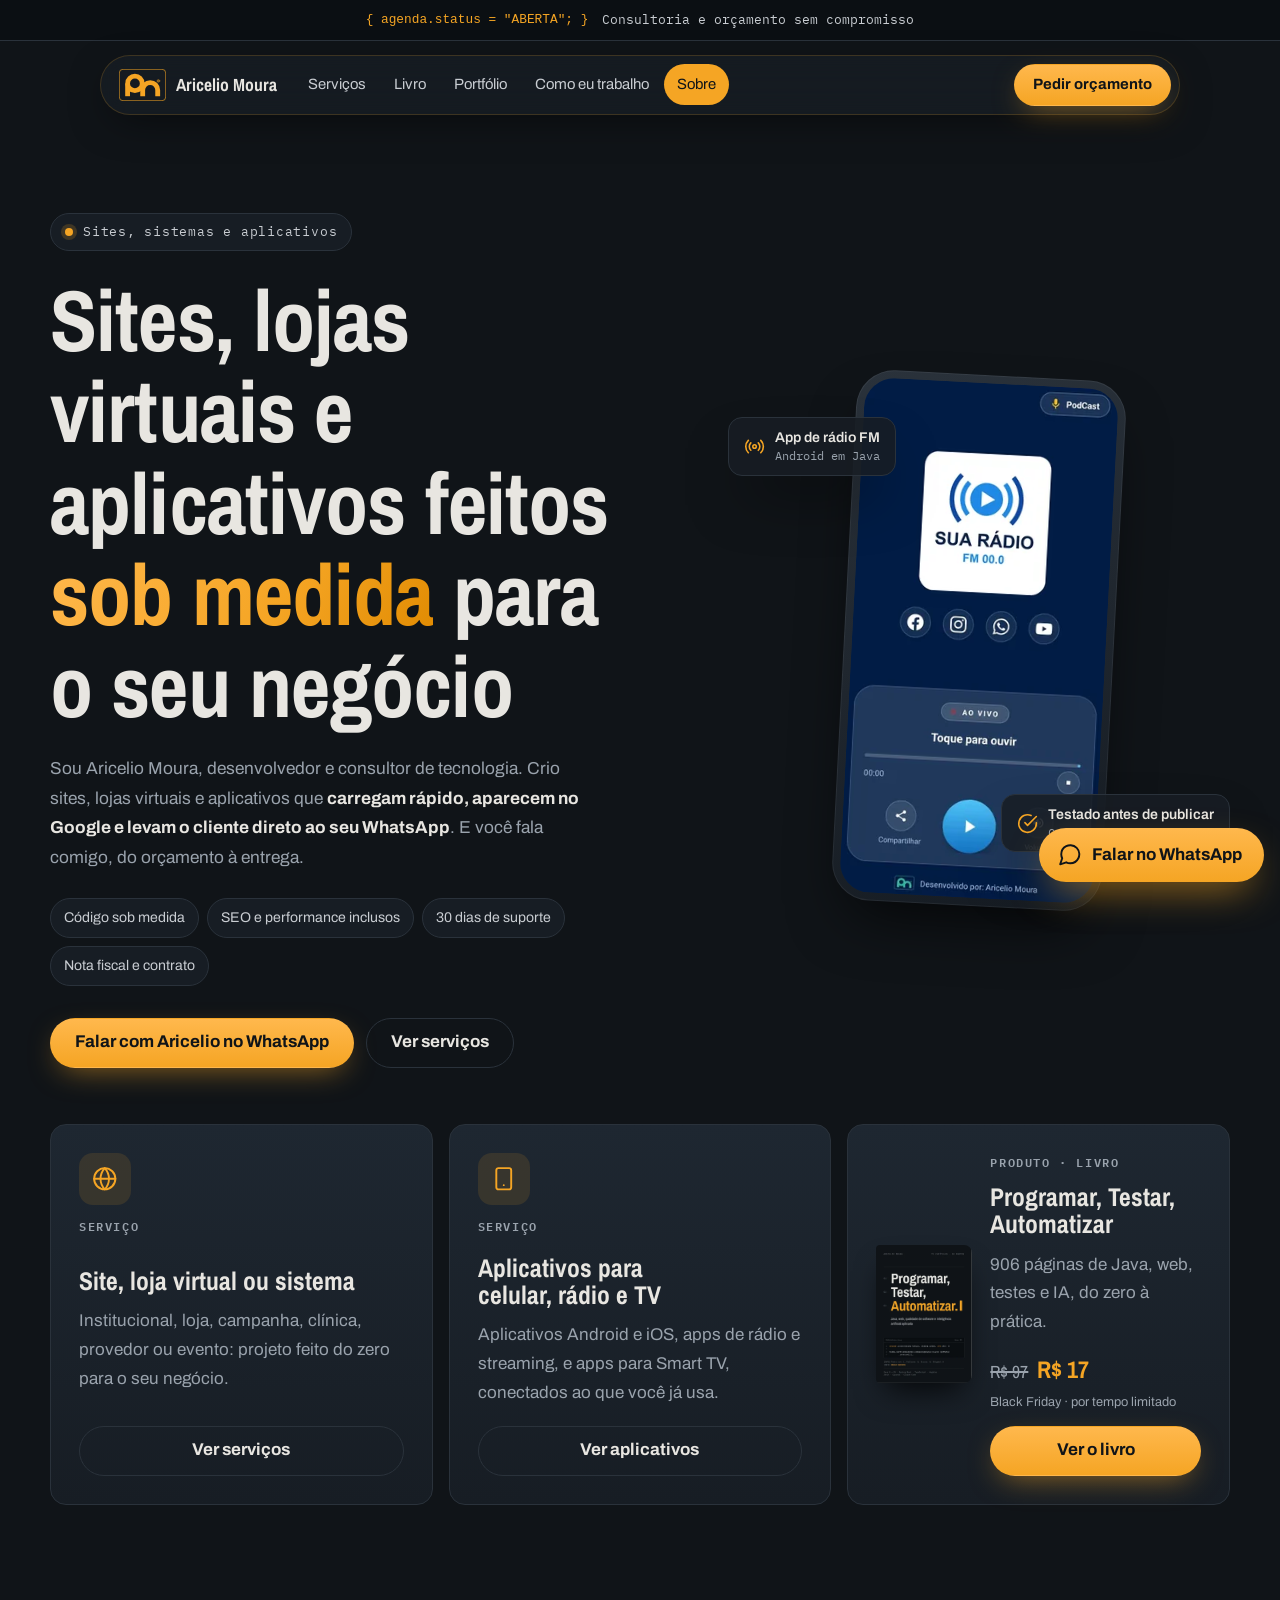
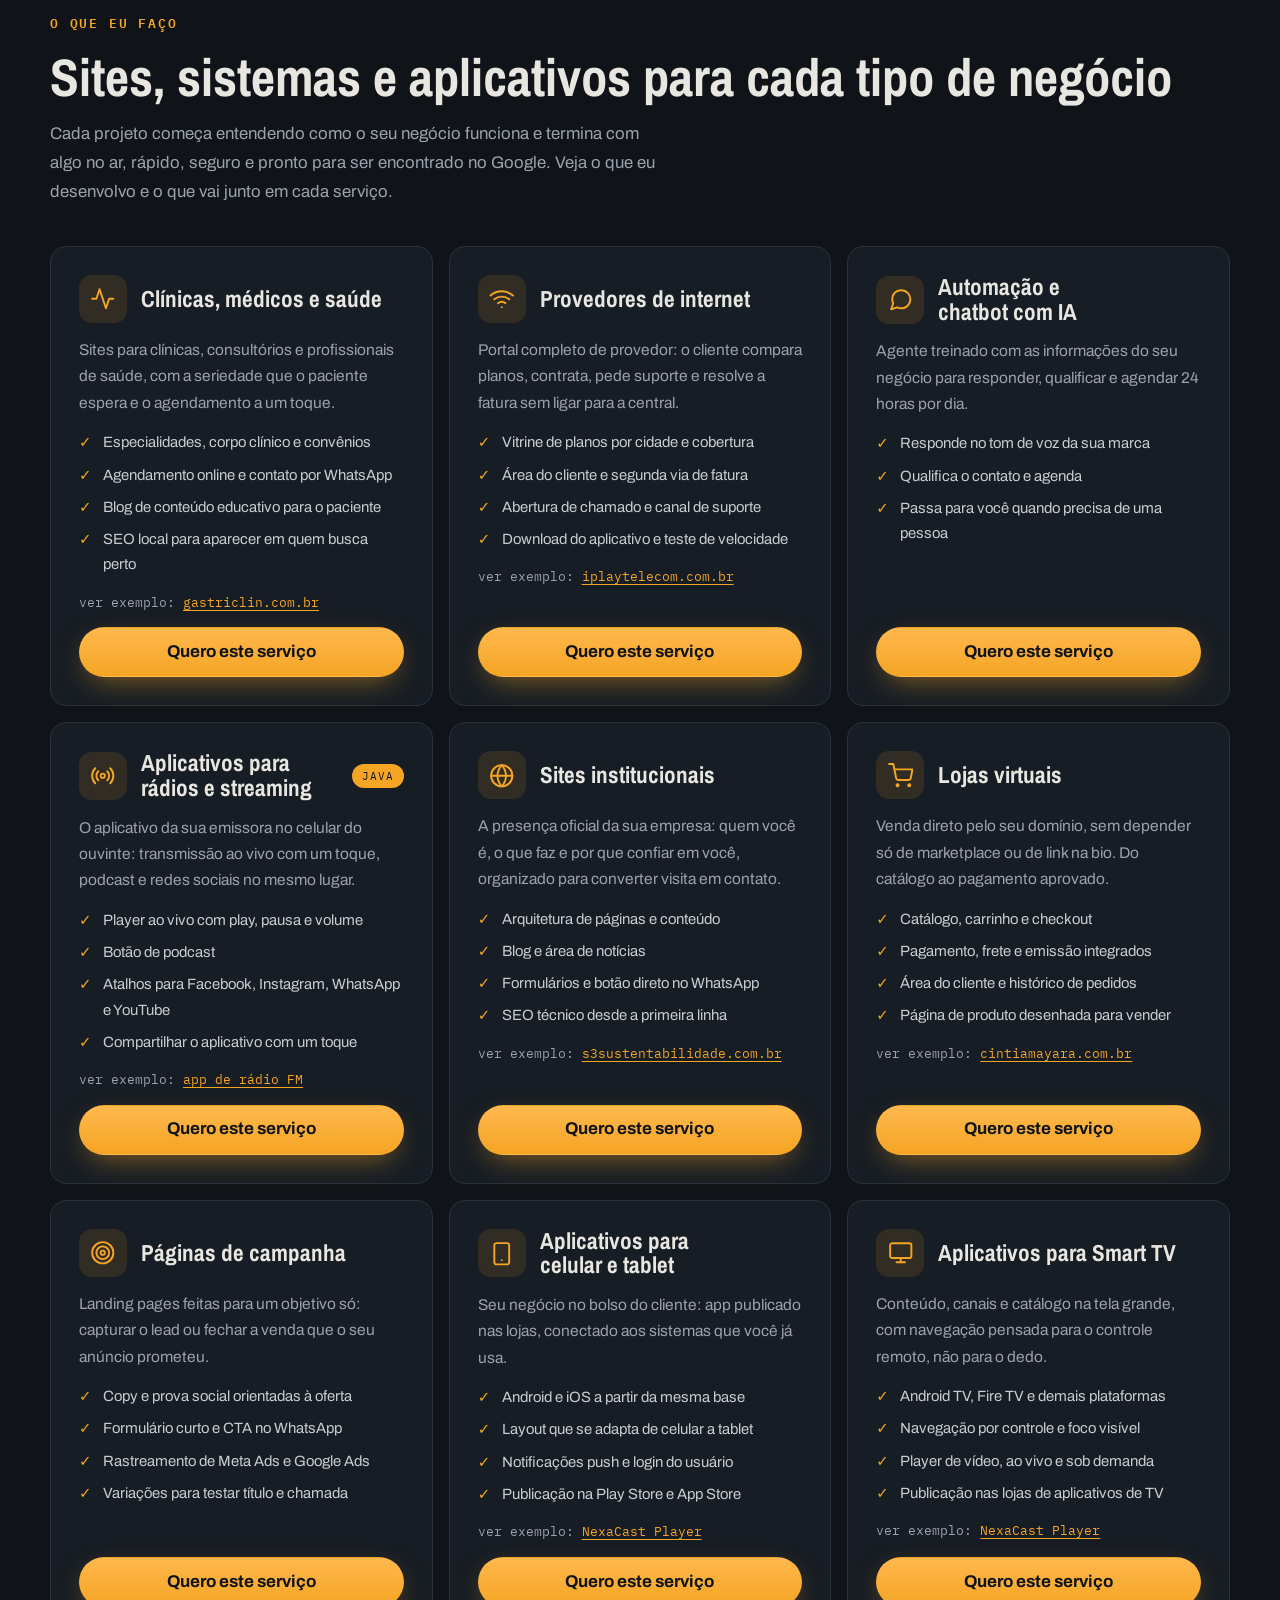
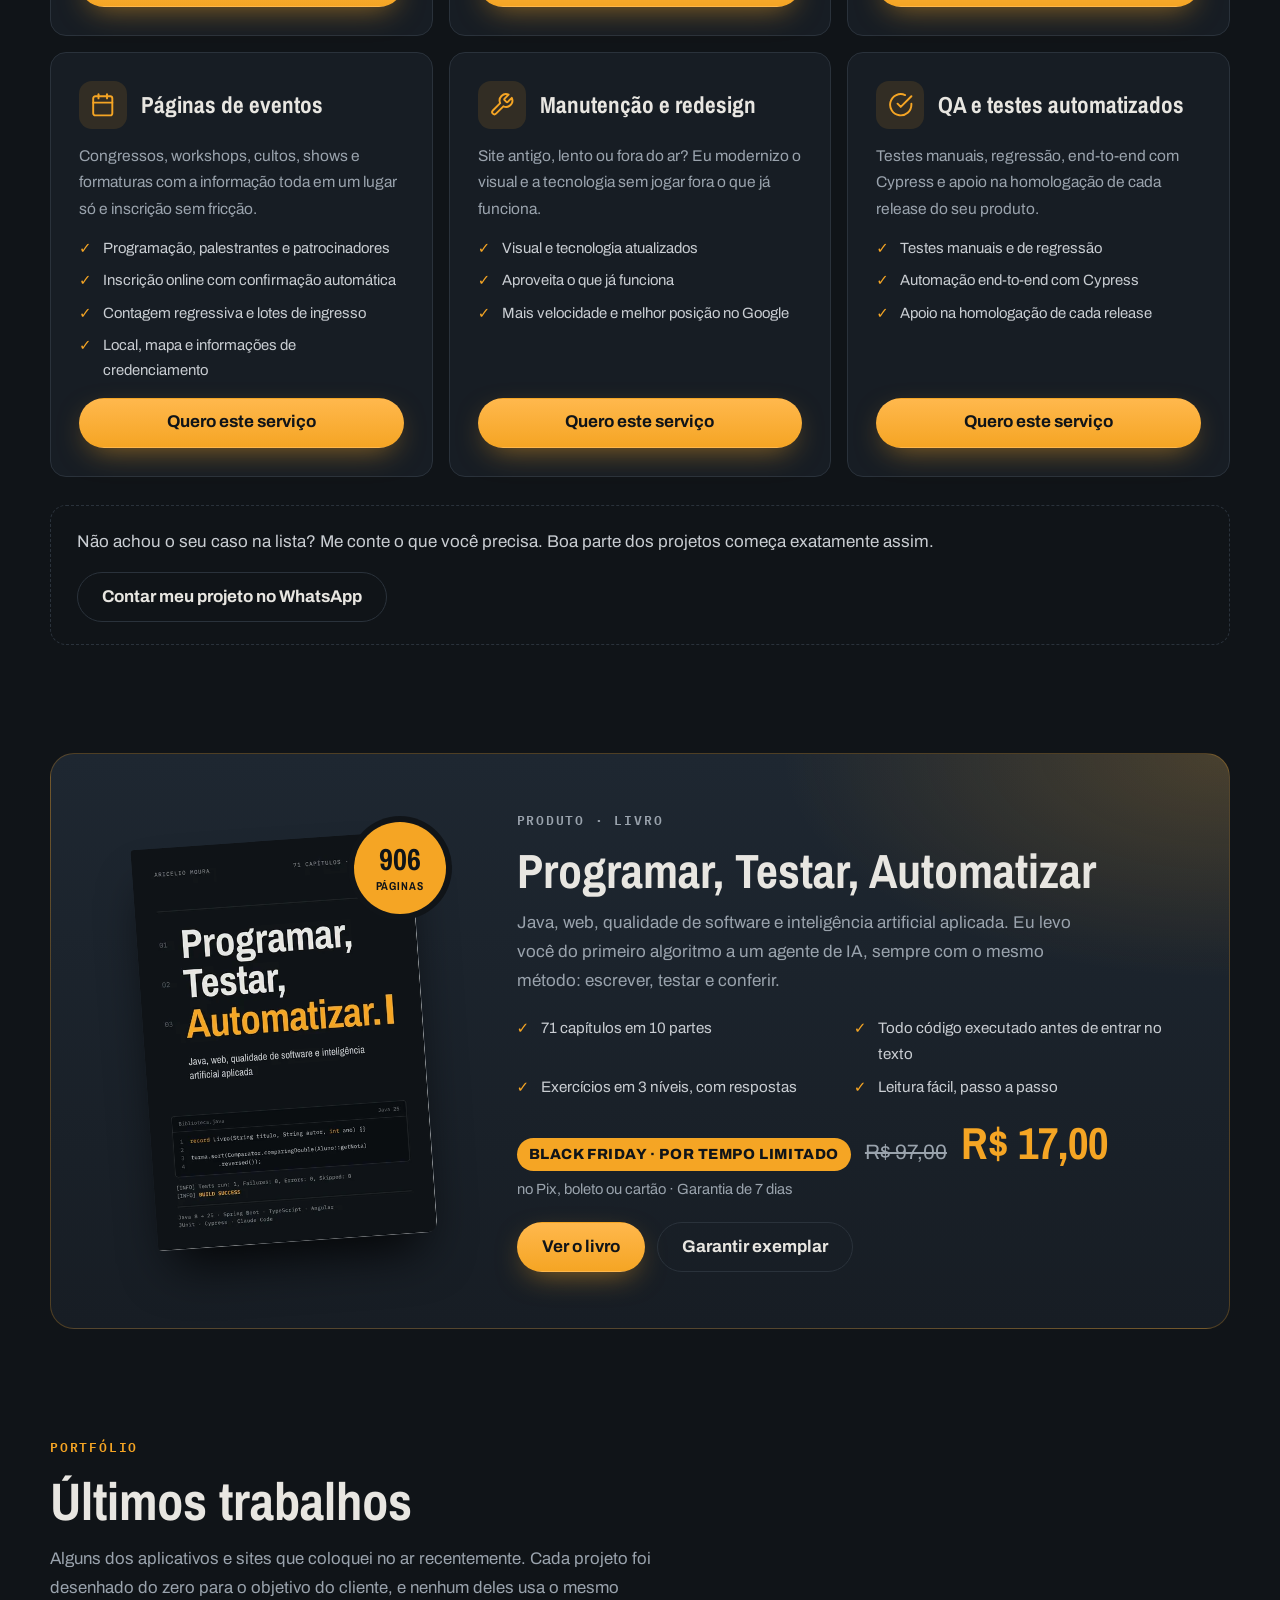
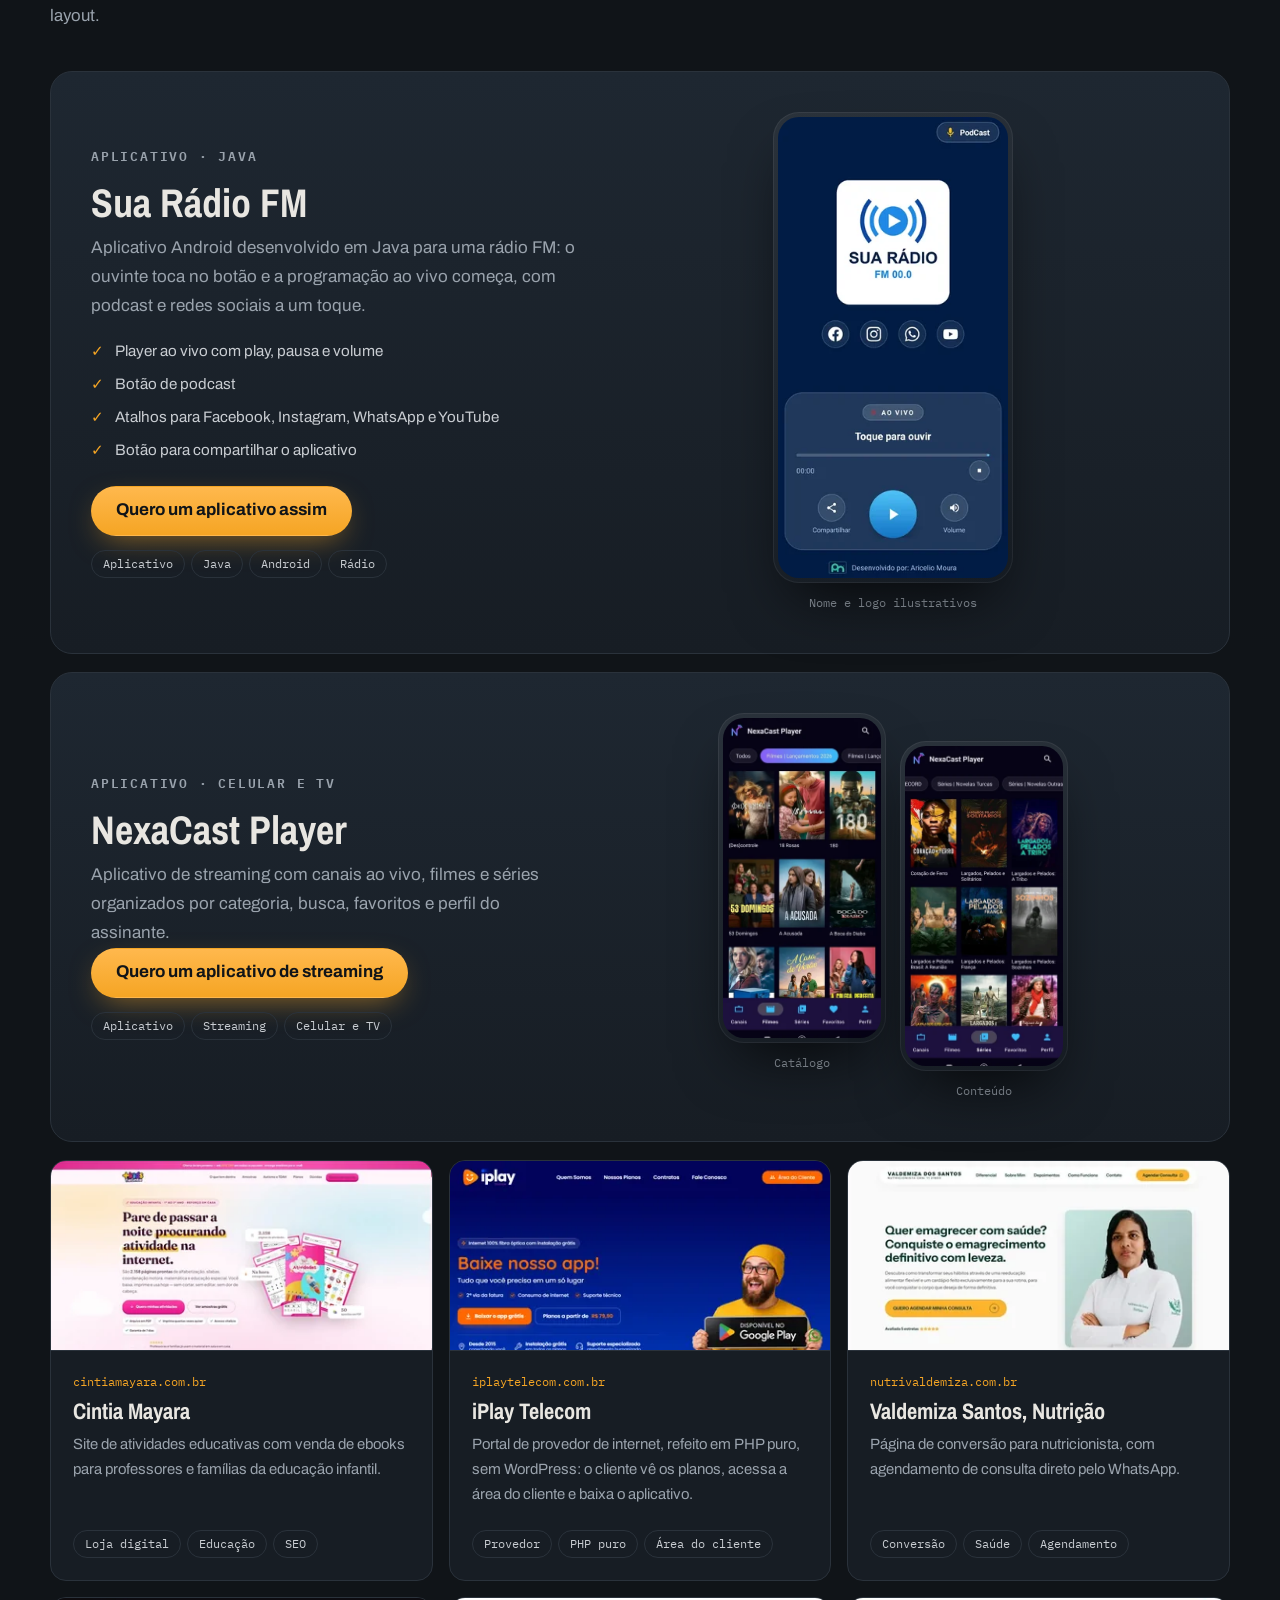
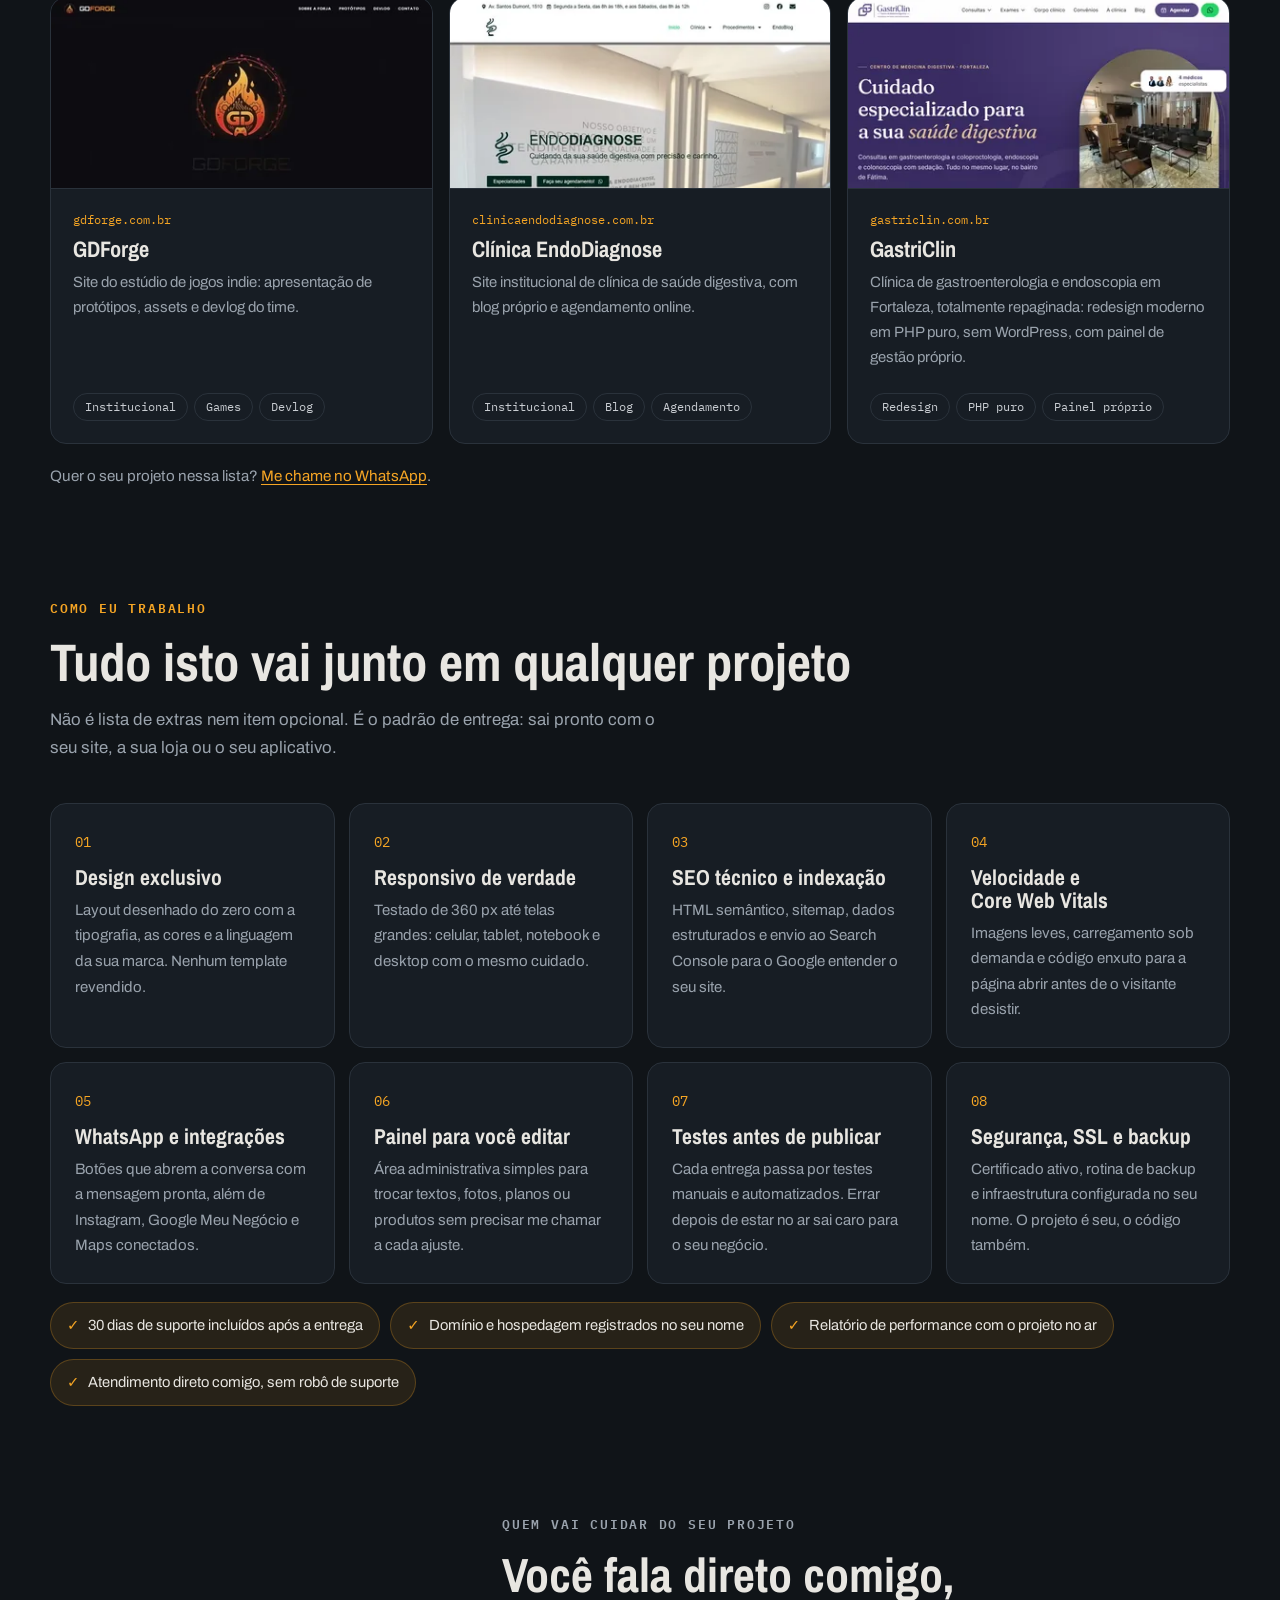
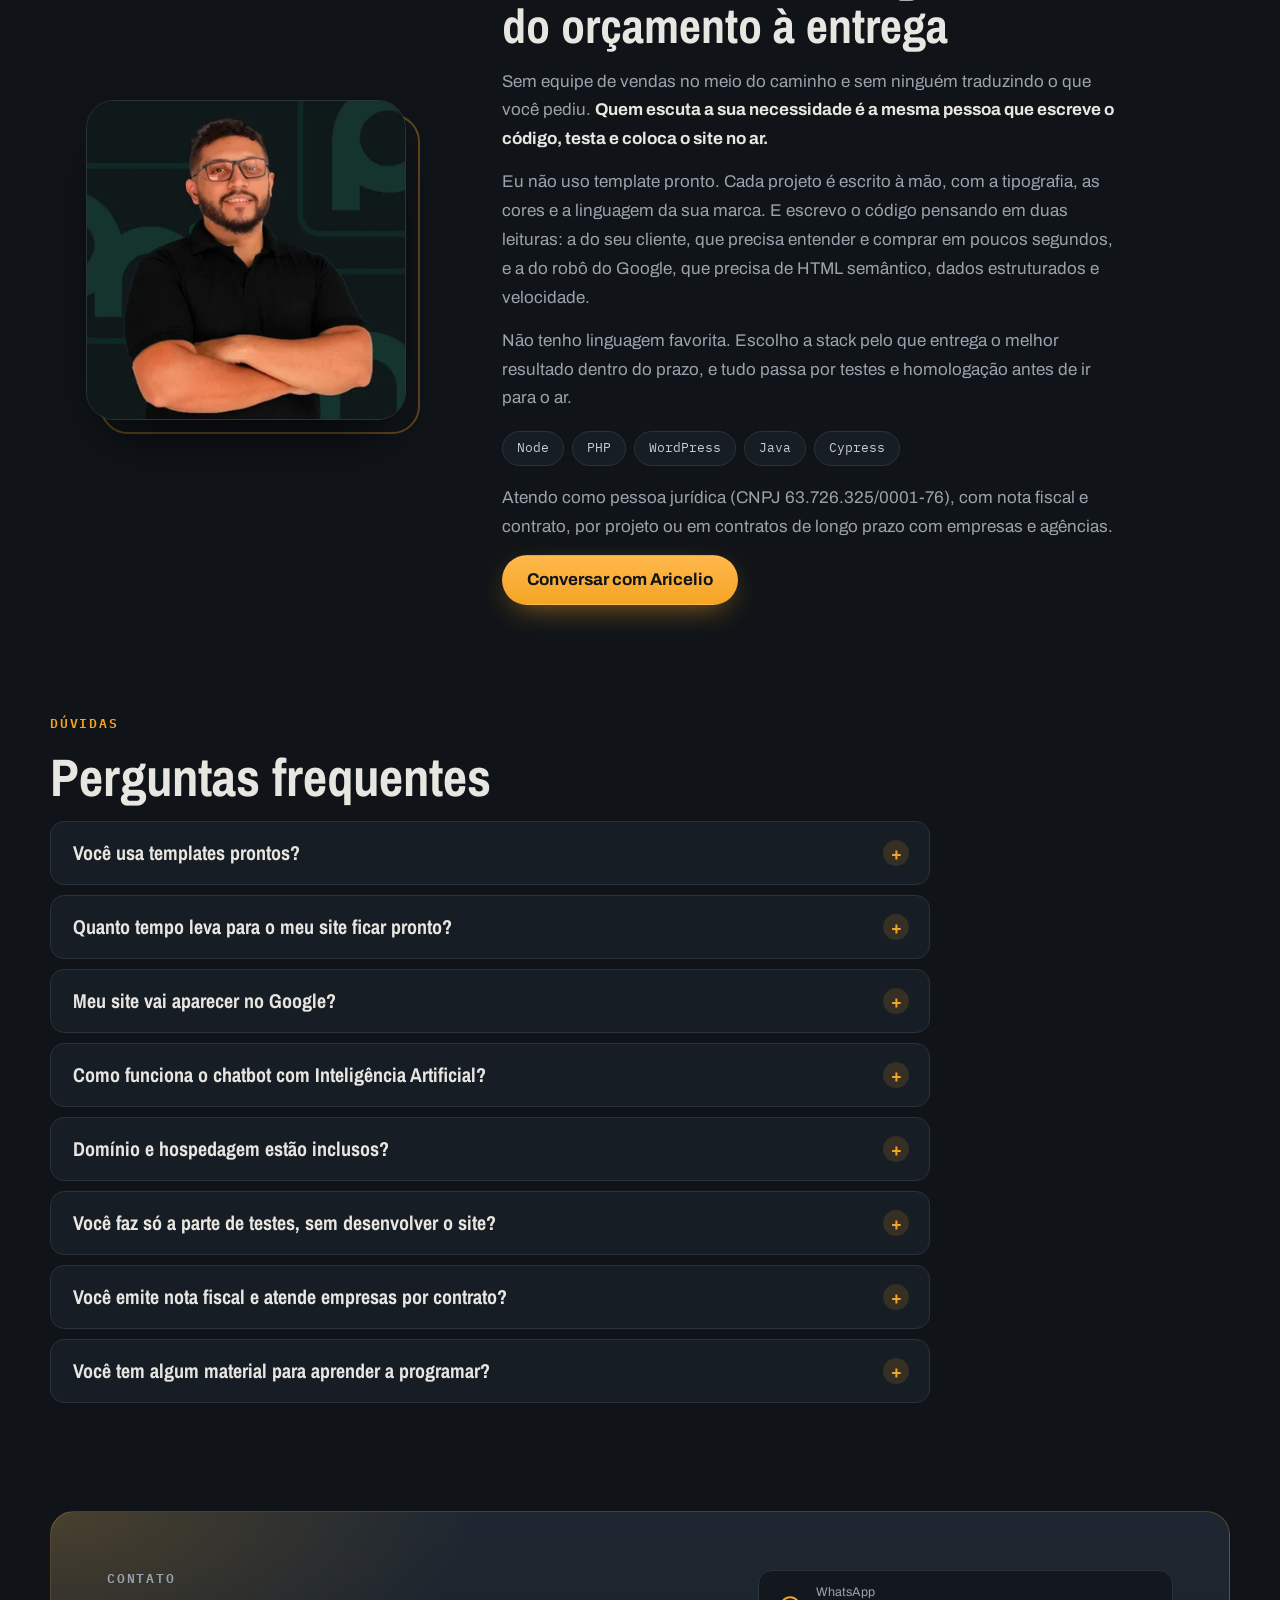
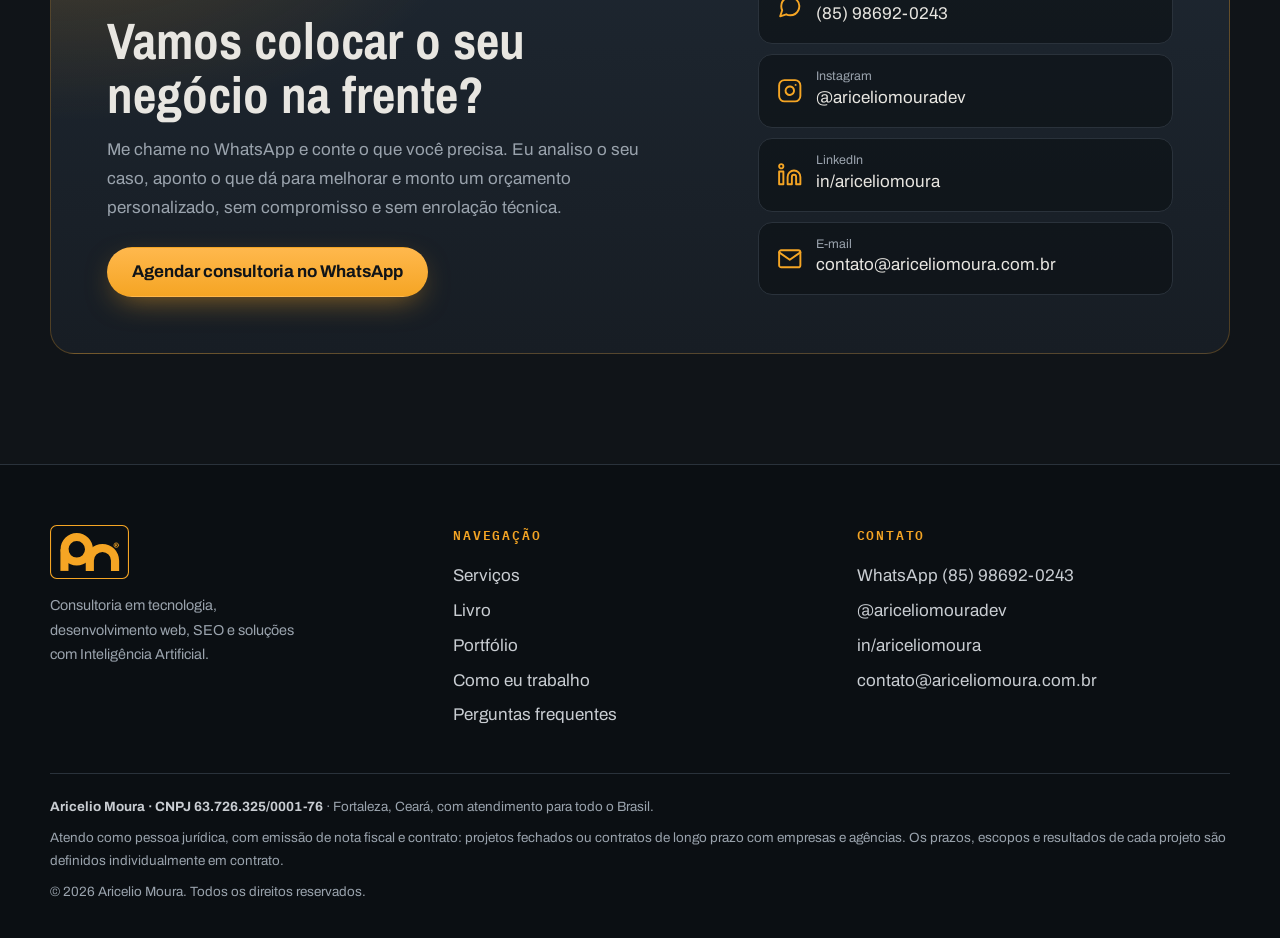
<file: portfolio/index.html>
<!doctype html>
<html lang="pt-BR">
<head>
  <meta charset="utf-8">
  <meta name="viewport" content="width=device-width, initial-scale=1">
  <title>Portfólio | Aricelio Moura</title>
  <link rel="canonical" href="https://ariceliomoura.com.br/#portfolio">
  <meta http-equiv="refresh" content="0; url=../index.html#portfolio">
  <meta name="robots" content="noindex, follow">
  <meta name="theme-color" content="#101418">
  <script>location.replace("../index.html#portfolio");</script>
</head>
<body style="background:#101418;color:#e8e6e1;font-family:system-ui,sans-serif;padding:24px">
  <p>Esta página mudou. <a href="../index.html#portfolio" style="color:#f5a524">Ir para o portfólio</a>.</p>
</body>
</html>
</file>
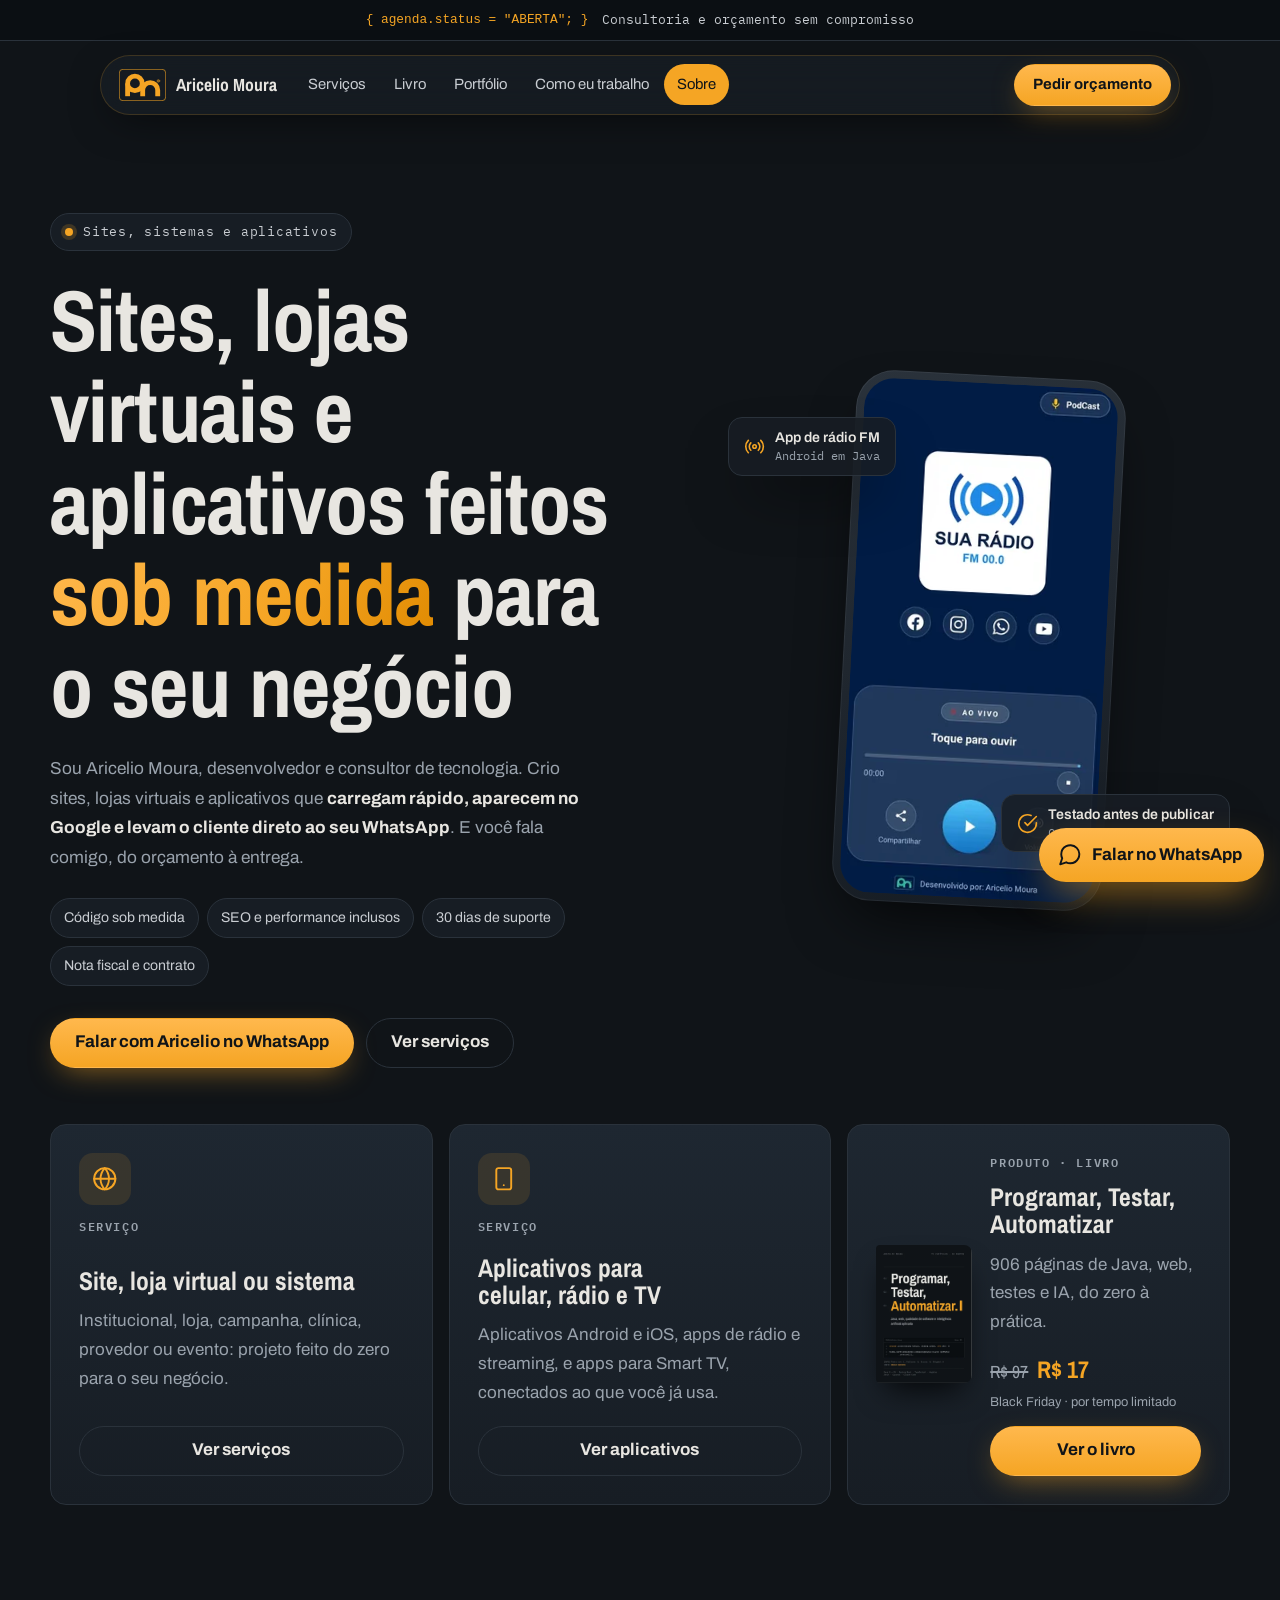
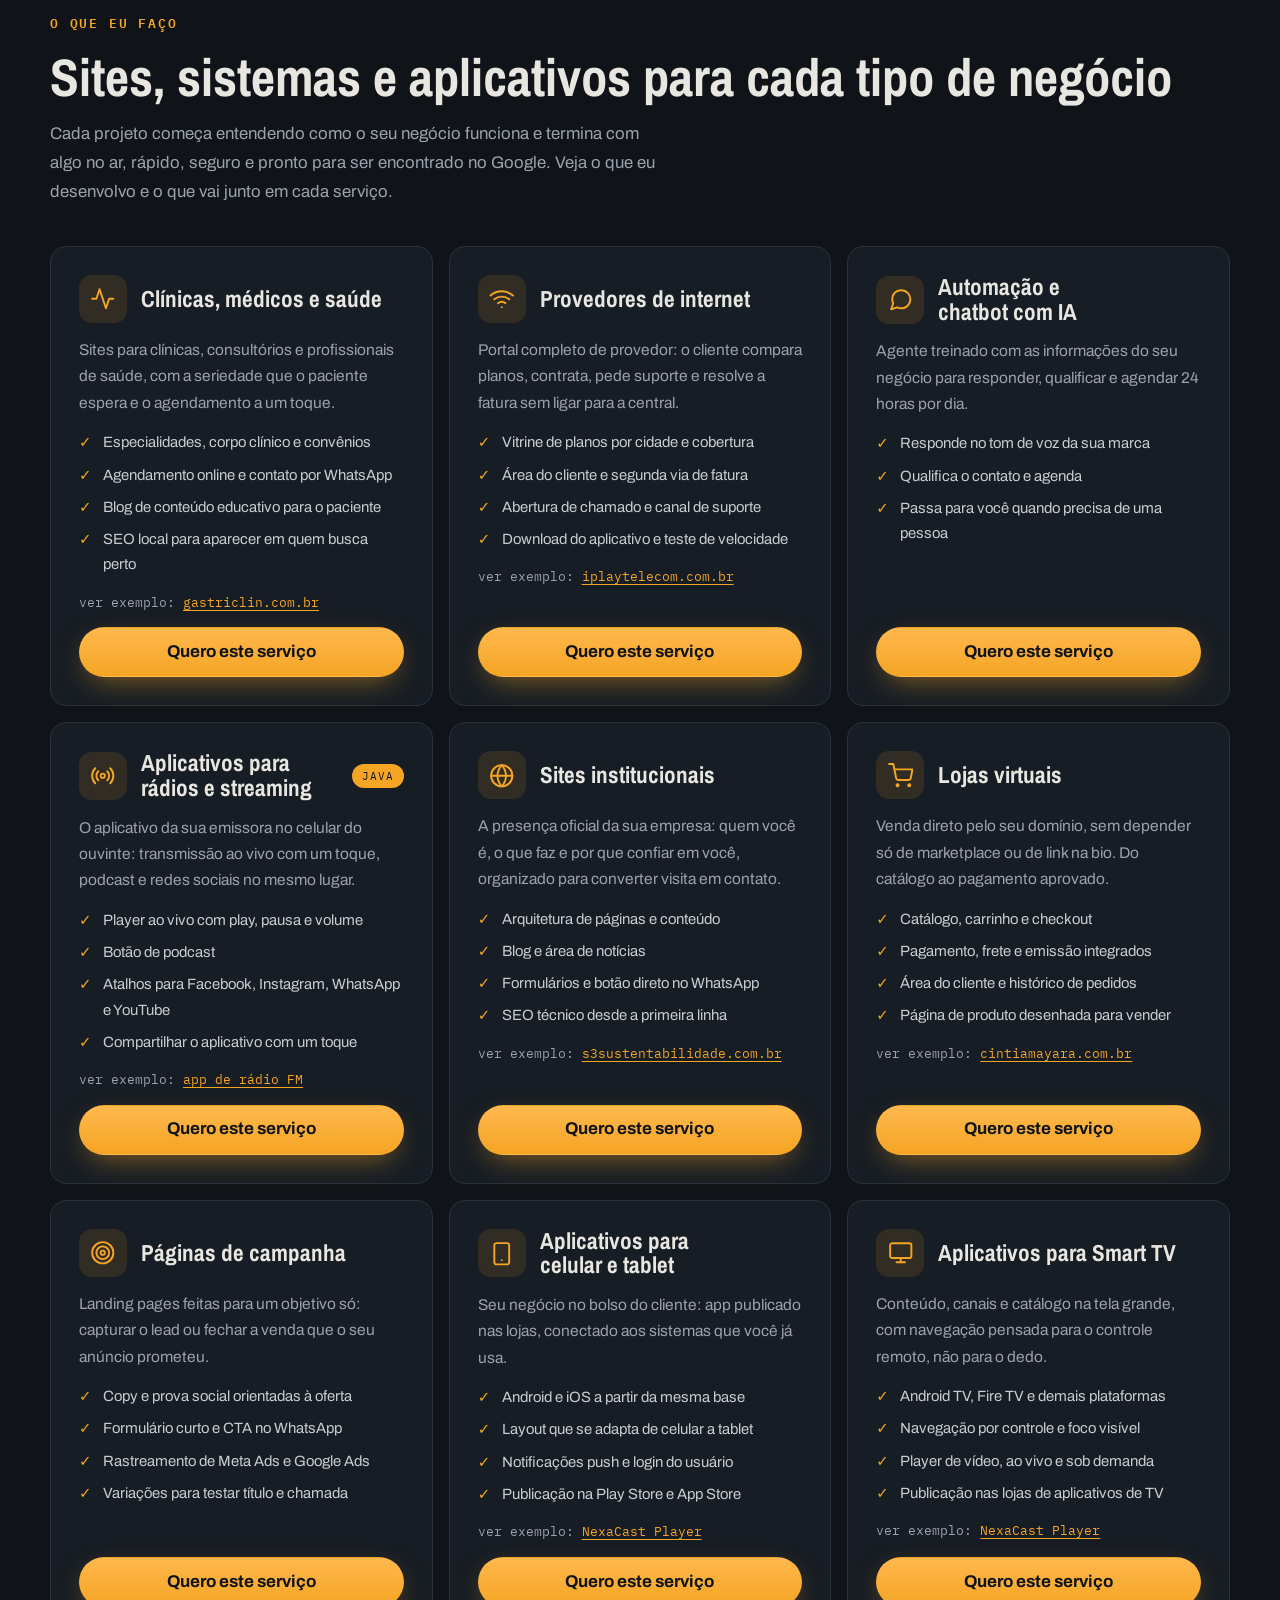
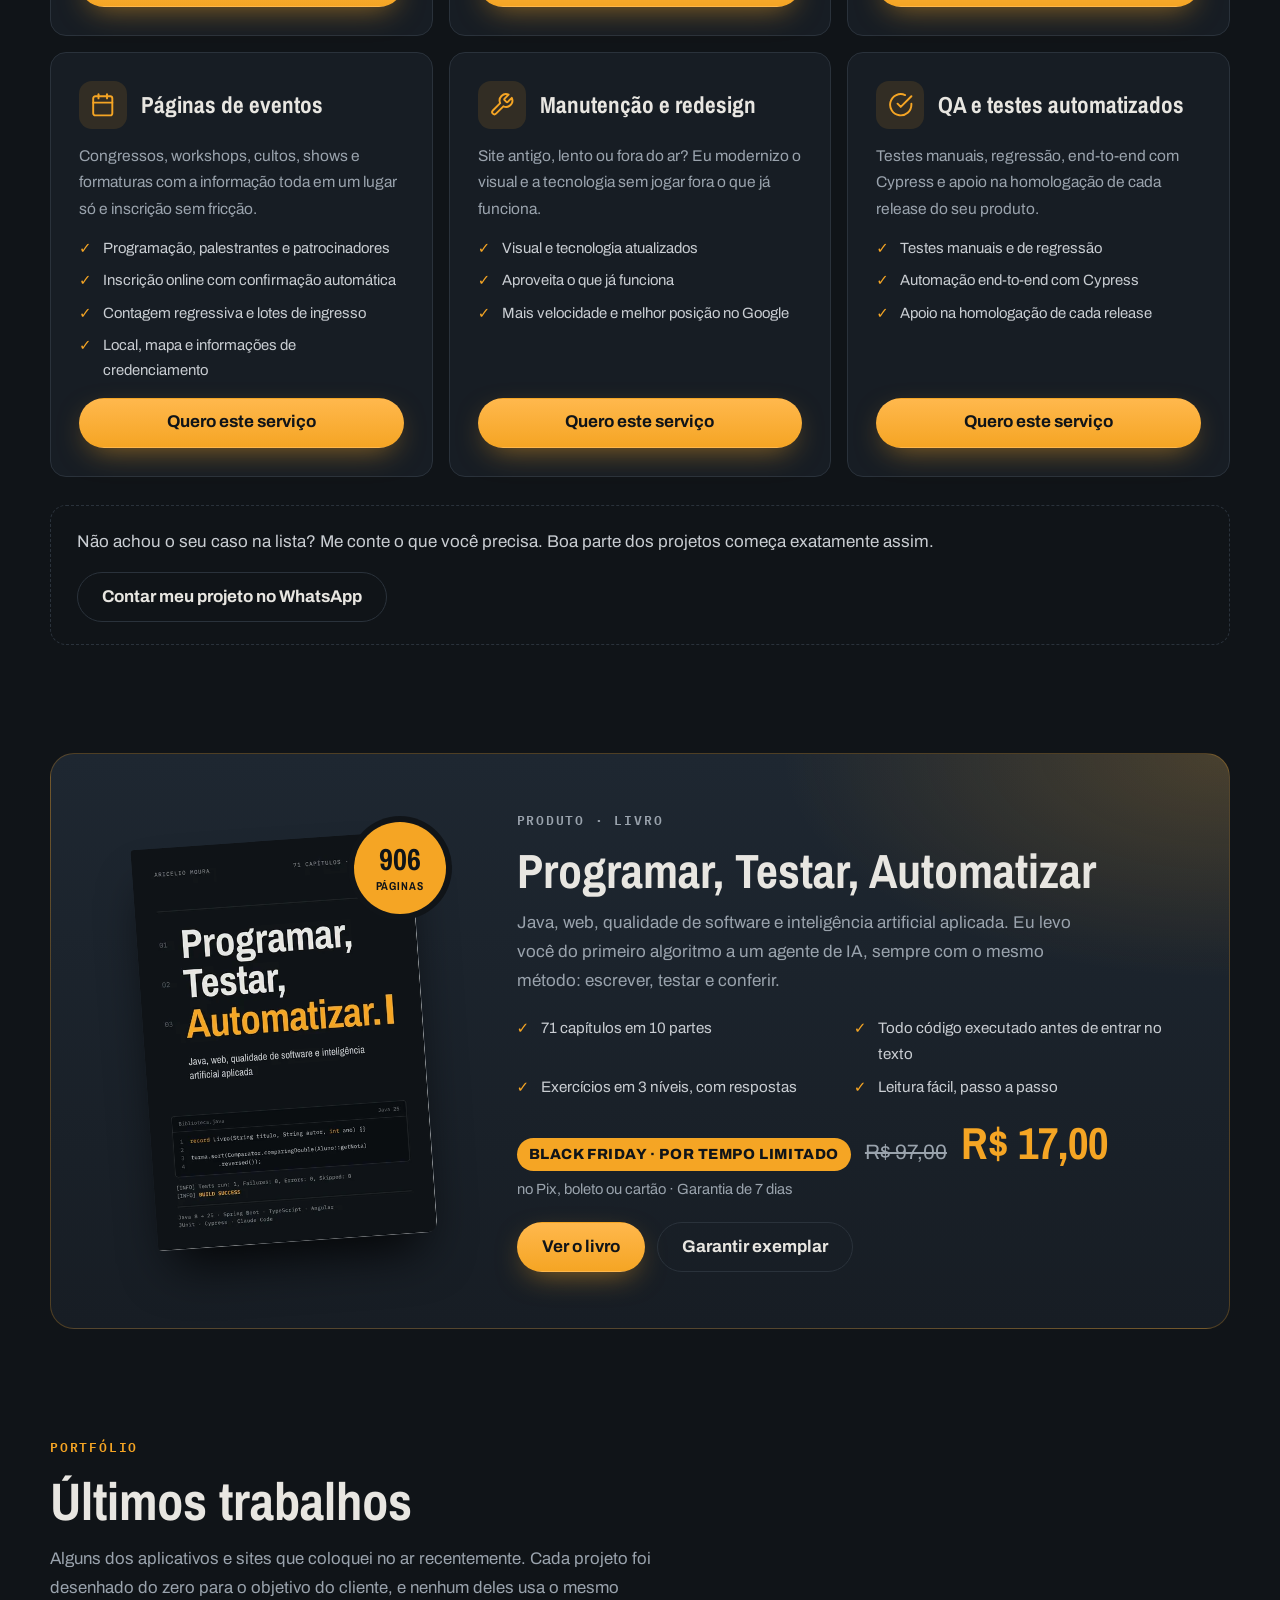
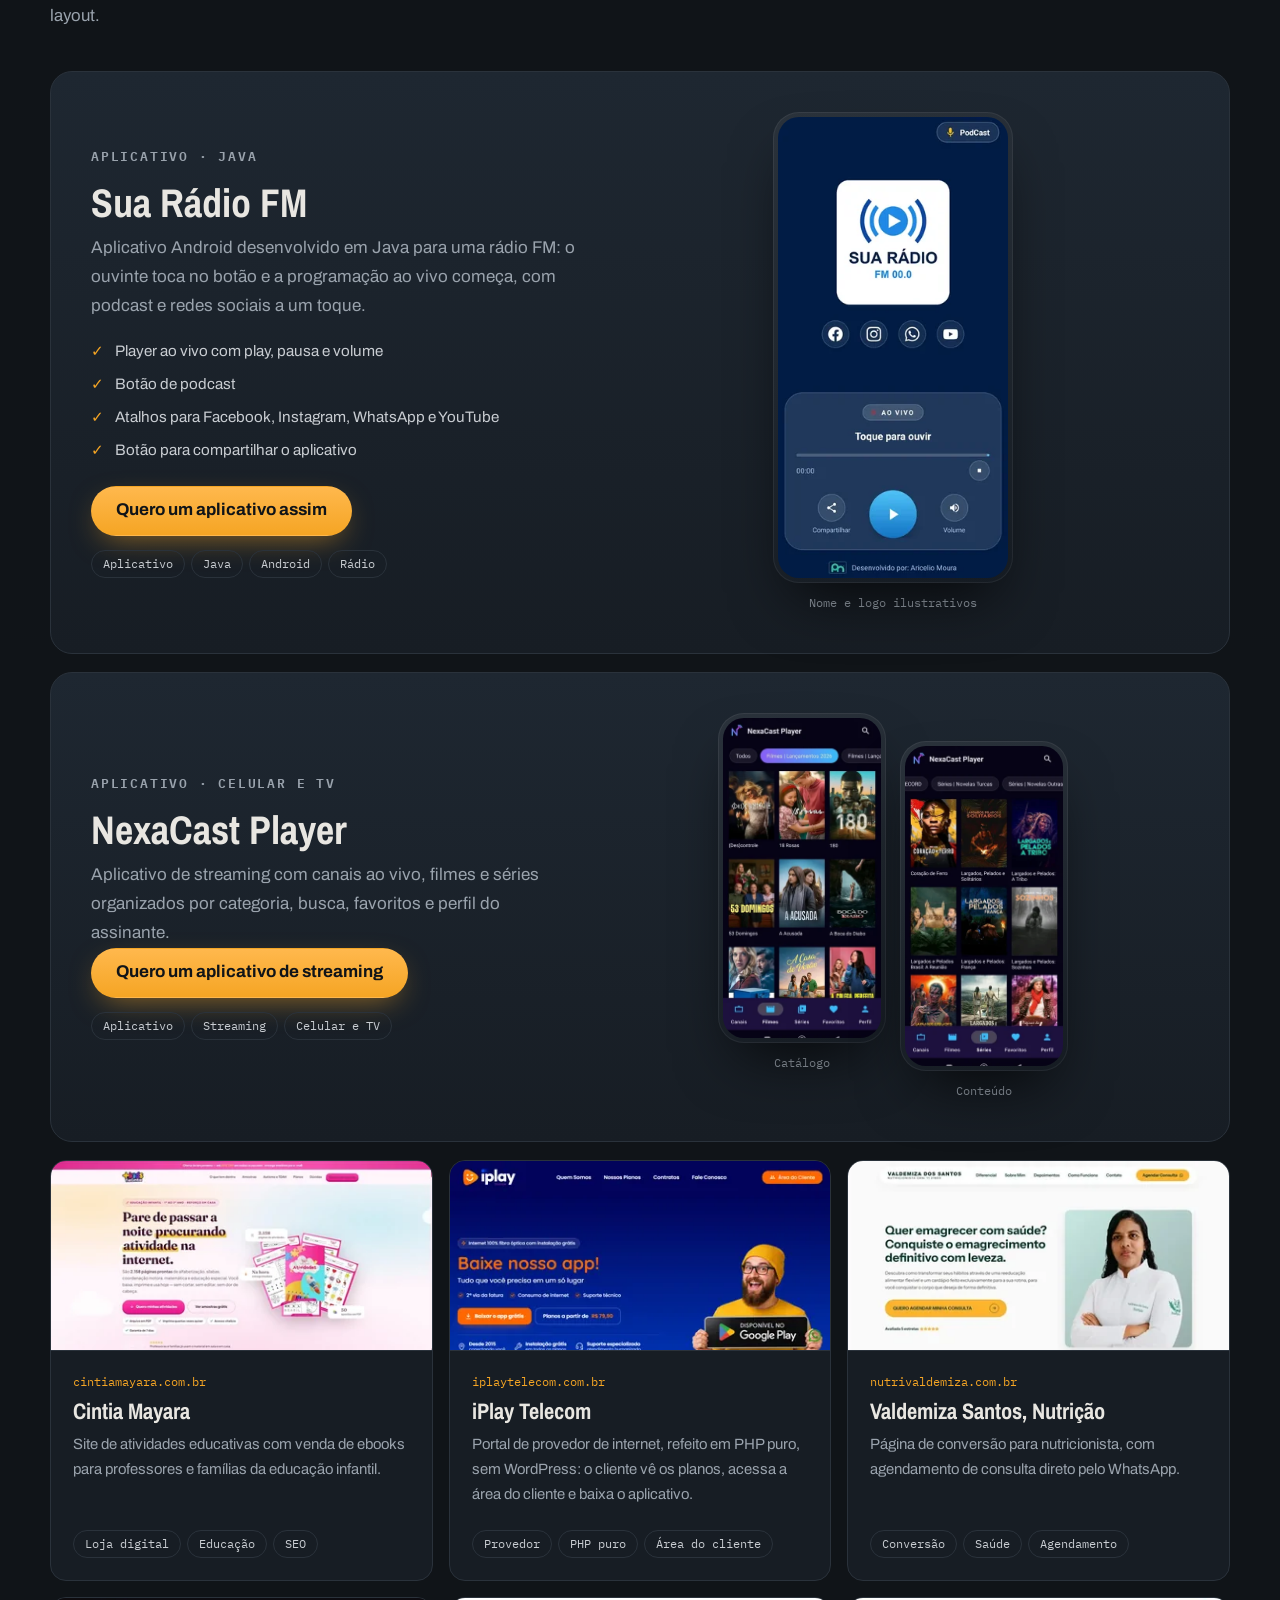
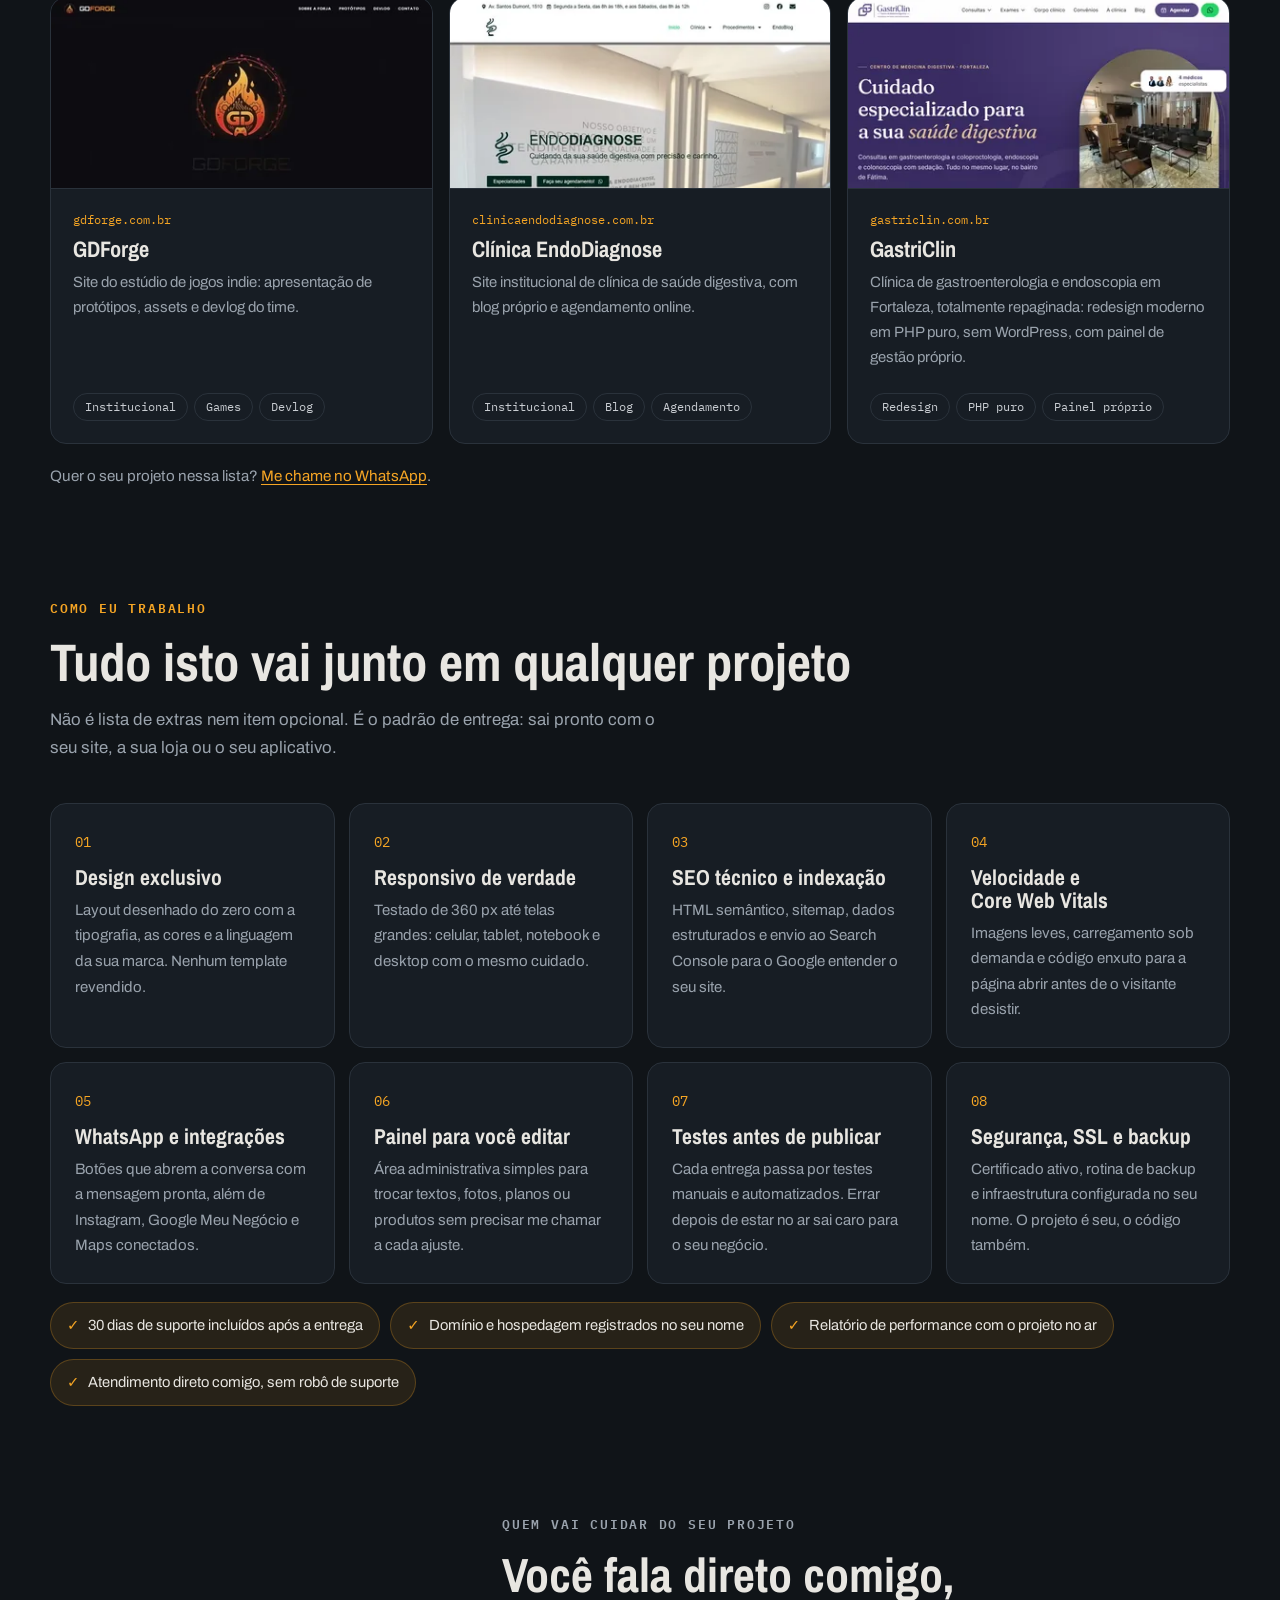
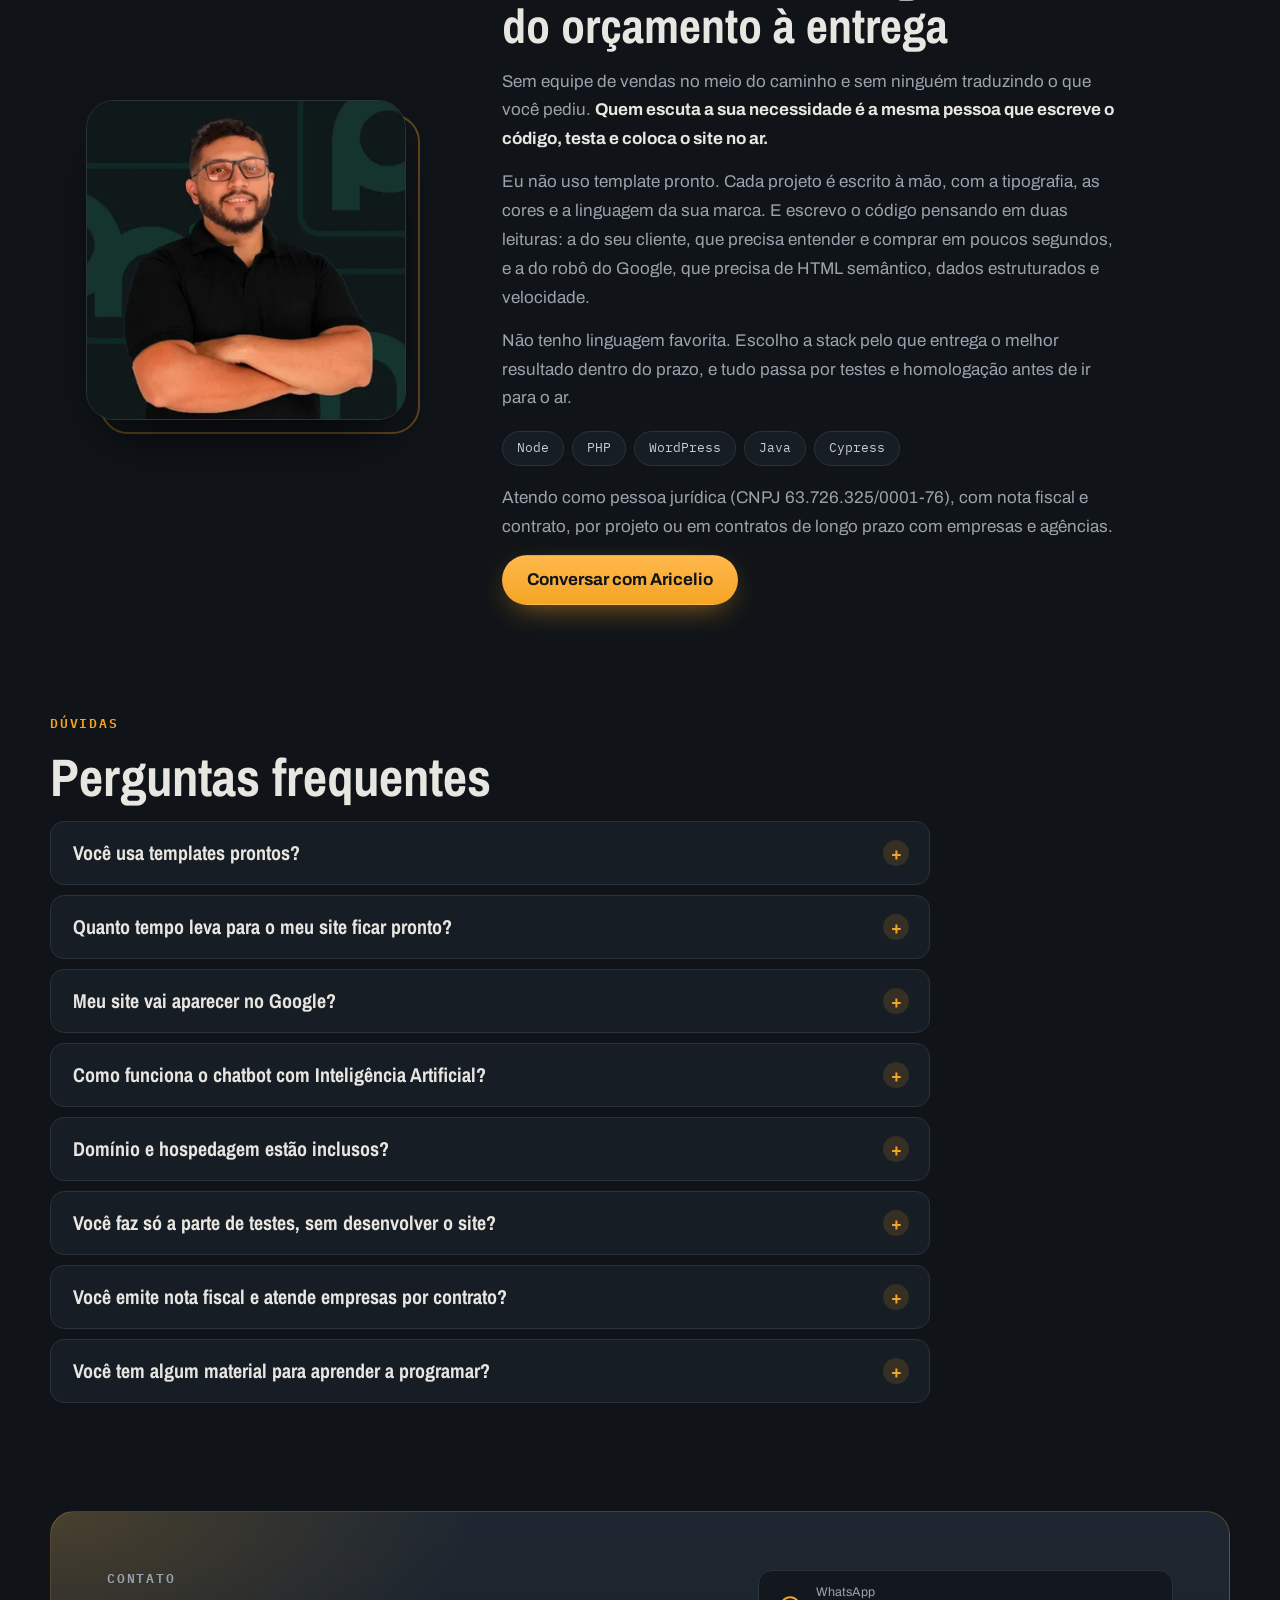
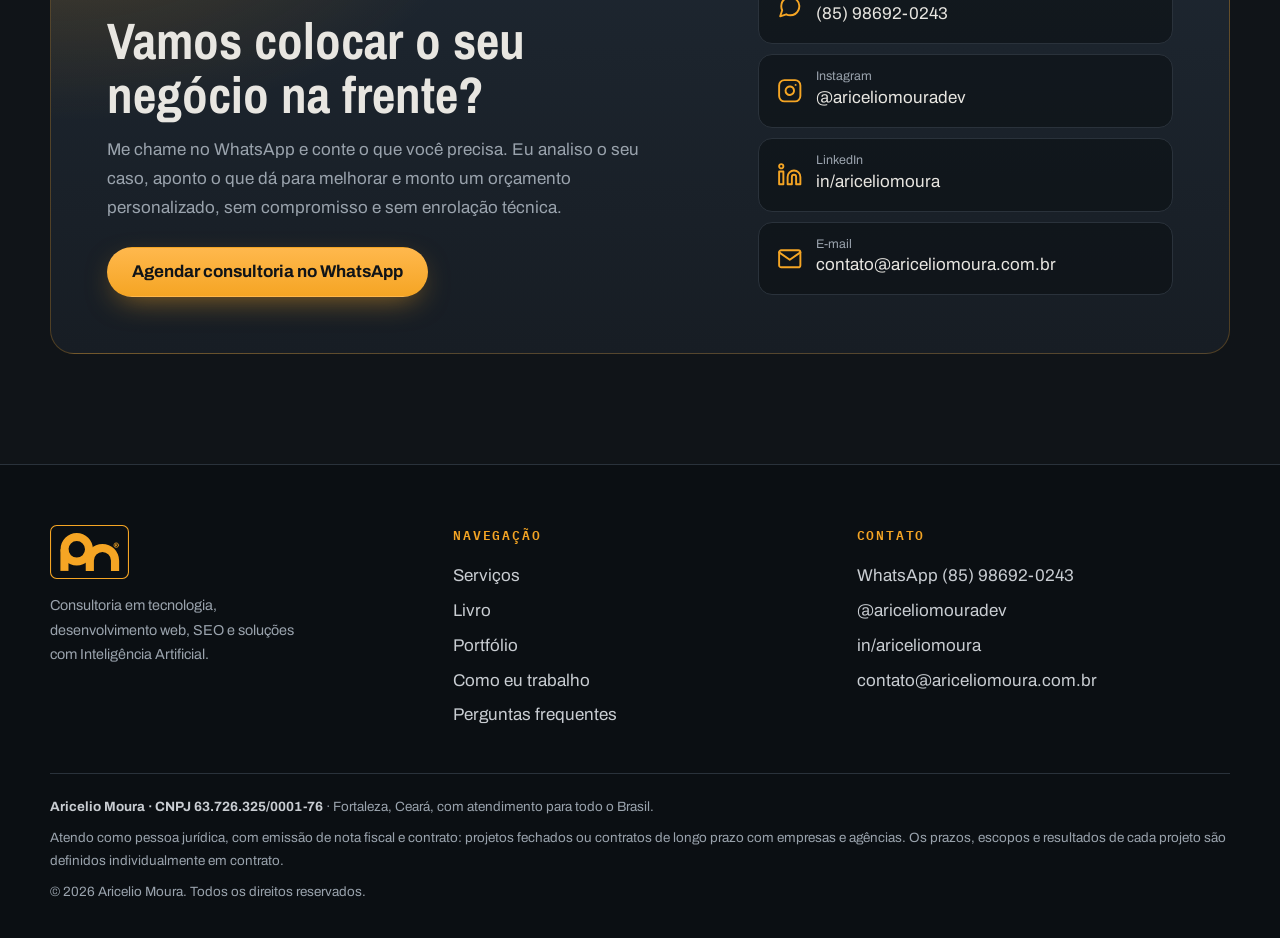
<file: servicos/index.html>
<!doctype html>
<html lang="pt-BR">
<head>
  <meta charset="utf-8">
  <meta name="viewport" content="width=device-width, initial-scale=1">
  <title>Serviços | Aricelio Moura</title>
  <link rel="canonical" href="https://ariceliomoura.com.br/#servicos">
  <meta http-equiv="refresh" content="0; url=../index.html#servicos">
  <meta name="robots" content="noindex, follow">
  <meta name="theme-color" content="#101418">
  <script>location.replace("../index.html#servicos");</script>
</head>
<body style="background:#101418;color:#e8e6e1;font-family:system-ui,sans-serif;padding:24px">
  <p>Esta página mudou. <a href="../index.html#servicos" style="color:#f5a524">Ir para os serviços</a>.</p>
</body>
</html>
</file>
<file: css/home.css>
/* Fontes servidas pelo próprio site (os mesmos arquivos do Google Fonts): uma conexão a menos e sem bloqueio na abertura */
@font-face { font-family: 'Archivo'; font-style: normal; font-weight: 400; font-stretch: 100%; font-display: swap; src: url(../fontes/archivo-latin-ext.woff2) format('woff2'); unicode-range: U+0100-02BA, U+02BD-02C5, U+02C7-02CC, U+02CE-02D7, U+02DD-02FF, U+0304, U+0308, U+0329, U+1D00-1DBF, U+1E00-1E9F, U+1EF2-1EFF, U+2020, U+20A0-20AB, U+20AD-20C4, U+2113, U+2C60-2C7F, U+A720-A7FF; }
@font-face { font-family: 'Archivo'; font-style: normal; font-weight: 400; font-stretch: 100%; font-display: swap; src: url(../fontes/archivo-latin.woff2) format('woff2'); unicode-range: U+0000-00FF, U+0131, U+0152-0153, U+02BB-02BC, U+02C6, U+02DA, U+02DC, U+0304, U+0308, U+0329, U+2000-206F, U+20AC, U+2122, U+2191, U+2193, U+2212, U+2215, U+FEFF, U+FFFD; }
@font-face { font-family: 'Archivo'; font-style: normal; font-weight: 600; font-stretch: 100%; font-display: swap; src: url(../fontes/archivo-latin-ext.woff2) format('woff2'); unicode-range: U+0100-02BA, U+02BD-02C5, U+02C7-02CC, U+02CE-02D7, U+02DD-02FF, U+0304, U+0308, U+0329, U+1D00-1DBF, U+1E00-1E9F, U+1EF2-1EFF, U+2020, U+20A0-20AB, U+20AD-20C4, U+2113, U+2C60-2C7F, U+A720-A7FF; }
@font-face { font-family: 'Archivo'; font-style: normal; font-weight: 600; font-stretch: 100%; font-display: swap; src: url(../fontes/archivo-latin.woff2) format('woff2'); unicode-range: U+0000-00FF, U+0131, U+0152-0153, U+02BB-02BC, U+02C6, U+02DA, U+02DC, U+0304, U+0308, U+0329, U+2000-206F, U+20AC, U+2122, U+2191, U+2193, U+2212, U+2215, U+FEFF, U+FFFD; }
@font-face { font-family: 'Archivo'; font-style: normal; font-weight: 700; font-stretch: 100%; font-display: swap; src: url(../fontes/archivo-latin-ext.woff2) format('woff2'); unicode-range: U+0100-02BA, U+02BD-02C5, U+02C7-02CC, U+02CE-02D7, U+02DD-02FF, U+0304, U+0308, U+0329, U+1D00-1DBF, U+1E00-1E9F, U+1EF2-1EFF, U+2020, U+20A0-20AB, U+20AD-20C4, U+2113, U+2C60-2C7F, U+A720-A7FF; }
@font-face { font-family: 'Archivo'; font-style: normal; font-weight: 700; font-stretch: 100%; font-display: swap; src: url(../fontes/archivo-latin.woff2) format('woff2'); unicode-range: U+0000-00FF, U+0131, U+0152-0153, U+02BB-02BC, U+02C6, U+02DA, U+02DC, U+0304, U+0308, U+0329, U+2000-206F, U+20AC, U+2122, U+2191, U+2193, U+2212, U+2215, U+FEFF, U+FFFD; }
@font-face { font-family: 'Archivo'; font-style: normal; font-weight: 800; font-stretch: 100%; font-display: swap; src: url(../fontes/archivo-latin-ext.woff2) format('woff2'); unicode-range: U+0100-02BA, U+02BD-02C5, U+02C7-02CC, U+02CE-02D7, U+02DD-02FF, U+0304, U+0308, U+0329, U+1D00-1DBF, U+1E00-1E9F, U+1EF2-1EFF, U+2020, U+20A0-20AB, U+20AD-20C4, U+2113, U+2C60-2C7F, U+A720-A7FF; }
@font-face { font-family: 'Archivo'; font-style: normal; font-weight: 800; font-stretch: 100%; font-display: swap; src: url(../fontes/archivo-latin.woff2) format('woff2'); unicode-range: U+0000-00FF, U+0131, U+0152-0153, U+02BB-02BC, U+02C6, U+02DA, U+02DC, U+0304, U+0308, U+0329, U+2000-206F, U+20AC, U+2122, U+2191, U+2193, U+2212, U+2215, U+FEFF, U+FFFD; }
@font-face { font-family: 'Archivo Narrow'; font-style: normal; font-weight: 400; font-display: swap; src: url(../fontes/archivo-narrow-latin-ext.woff2) format('woff2'); unicode-range: U+0100-02BA, U+02BD-02C5, U+02C7-02CC, U+02CE-02D7, U+02DD-02FF, U+0304, U+0308, U+0329, U+1D00-1DBF, U+1E00-1E9F, U+1EF2-1EFF, U+2020, U+20A0-20AB, U+20AD-20C4, U+2113, U+2C60-2C7F, U+A720-A7FF; }
@font-face { font-family: 'Archivo Narrow'; font-style: normal; font-weight: 400; font-display: swap; src: url(../fontes/archivo-narrow-latin.woff2) format('woff2'); unicode-range: U+0000-00FF, U+0131, U+0152-0153, U+02BB-02BC, U+02C6, U+02DA, U+02DC, U+0304, U+0308, U+0329, U+2000-206F, U+20AC, U+2122, U+2191, U+2193, U+2212, U+2215, U+FEFF, U+FFFD; }
@font-face { font-family: 'Archivo Narrow'; font-style: normal; font-weight: 700; font-display: swap; src: url(../fontes/archivo-narrow-latin-ext.woff2) format('woff2'); unicode-range: U+0100-02BA, U+02BD-02C5, U+02C7-02CC, U+02CE-02D7, U+02DD-02FF, U+0304, U+0308, U+0329, U+1D00-1DBF, U+1E00-1E9F, U+1EF2-1EFF, U+2020, U+20A0-20AB, U+20AD-20C4, U+2113, U+2C60-2C7F, U+A720-A7FF; }
@font-face { font-family: 'Archivo Narrow'; font-style: normal; font-weight: 700; font-display: swap; src: url(../fontes/archivo-narrow-latin.woff2) format('woff2'); unicode-range: U+0000-00FF, U+0131, U+0152-0153, U+02BB-02BC, U+02C6, U+02DA, U+02DC, U+0304, U+0308, U+0329, U+2000-206F, U+20AC, U+2122, U+2191, U+2193, U+2212, U+2215, U+FEFF, U+FFFD; }
@font-face { font-family: 'IBM Plex Mono'; font-style: normal; font-weight: 400; font-display: swap; src: url(../fontes/ibm-plex-mono-400-latin-ext.woff2) format('woff2'); unicode-range: U+0100-02BA, U+02BD-02C5, U+02C7-02CC, U+02CE-02D7, U+02DD-02FF, U+0304, U+0308, U+0329, U+1D00-1DBF, U+1E00-1E9F, U+1EF2-1EFF, U+2020, U+20A0-20AB, U+20AD-20C4, U+2113, U+2C60-2C7F, U+A720-A7FF; }
@font-face { font-family: 'IBM Plex Mono'; font-style: normal; font-weight: 400; font-display: swap; src: url(../fontes/ibm-plex-mono-400-latin.woff2) format('woff2'); unicode-range: U+0000-00FF, U+0131, U+0152-0153, U+02BB-02BC, U+02C6, U+02DA, U+02DC, U+0304, U+0308, U+0329, U+2000-206F, U+20AC, U+2122, U+2191, U+2193, U+2212, U+2215, U+FEFF, U+FFFD; }
@font-face { font-family: 'IBM Plex Mono'; font-style: normal; font-weight: 600; font-display: swap; src: url(../fontes/ibm-plex-mono-600-latin-ext.woff2) format('woff2'); unicode-range: U+0100-02BA, U+02BD-02C5, U+02C7-02CC, U+02CE-02D7, U+02DD-02FF, U+0304, U+0308, U+0329, U+1D00-1DBF, U+1E00-1E9F, U+1EF2-1EFF, U+2020, U+20A0-20AB, U+20AD-20C4, U+2113, U+2C60-2C7F, U+A720-A7FF; }
@font-face { font-family: 'IBM Plex Mono'; font-style: normal; font-weight: 600; font-display: swap; src: url(../fontes/ibm-plex-mono-600-latin.woff2) format('woff2'); unicode-range: U+0000-00FF, U+0131, U+0152-0153, U+02BB-02BC, U+02C6, U+02DA, U+02DC, U+0304, U+0308, U+0329, U+2000-206F, U+20AC, U+2122, U+2191, U+2193, U+2212, U+2215, U+FEFF, U+FFFD; }

/* Paleta do livro Programar, Testar, Automatizar */
:root {
  color-scheme: dark;
  --fundo: #101418;
  --fundo-fundo: #0b0f13;
  --superficie: #171d24;
  --superficie-2: #1e2731;
  --borda: #2a323b;
  --texto: #e8e6e1;
  --texto-suave: #c9cdd2;
  --muted: #9aa3ad;
  --ambar: #f5a524;
  --ambar-forte: #ffb84d;
  --ambar-escuro: #a15c00;

  --fonte-titulo: "Archivo Narrow", "Arial Narrow", sans-serif;
  --fonte-texto: "Archivo", system-ui, sans-serif;
  --fonte-codigo: "IBM Plex Mono", Consolas, "Courier New", monospace;

  --largura: 1180px;
  --raio: 16px;
  --sombra: 0 30px 60px -20px rgb(0 0 0 / 0.75);
  --ponto-menu: 940px;
}

*, *::before, *::after { box-sizing: border-box; }

html {
  scroll-behavior: smooth;
  scroll-padding-top: 110px;
  scrollbar-width: thin;
  scrollbar-color: var(--ambar-escuro) var(--fundo-fundo);
}

body {
  margin: 0;
  overflow-x: clip;
  background:
    radial-gradient(1100px 560px at 85% -8%, rgb(245 165 36 / 0.1), transparent 60%),
    var(--fundo);
  color: var(--texto);
  font-family: var(--fonte-texto);
  font-size: clamp(1rem, 0.96rem + 0.2vw, 1.0625rem);
  line-height: 1.7;
  -webkit-font-smoothing: antialiased;
}

::-webkit-scrollbar { width: 12px; height: 12px; }
::-webkit-scrollbar-track { background: var(--fundo-fundo); }
::-webkit-scrollbar-thumb { background: linear-gradient(180deg, var(--ambar-forte), var(--ambar-escuro)); border-radius: 999px; border: 3px solid var(--fundo-fundo); }
::-webkit-scrollbar-thumb:hover { background: linear-gradient(180deg, #ffd27a, var(--ambar)); }

img { display: block; max-width: 100%; height: auto; }
a { color: var(--ambar); text-underline-offset: 3px; }
a:hover { color: var(--ambar-forte); }
::selection { background: rgb(245 165 36 / 0.35); color: #fff; }
:focus-visible { outline: 3px solid var(--ambar); outline-offset: 3px; border-radius: 6px; }

.pular { position: absolute; left: 16px; top: -60px; background: var(--ambar); color: #101418; padding: 10px 16px; border-radius: 8px; font-weight: 700; z-index: 60; }
.pular:focus { top: 16px; }

h1, h2, h3 { font-family: var(--fonte-titulo); line-height: 1.06; margin: 0; text-wrap: balance; }
p { margin: 0; }
ul { margin: 0; padding: 0; list-style: none; }

.ponto { display: inline-block; width: 8px; height: 8px; border-radius: 50%; background: var(--ambar); box-shadow: 0 0 0 4px rgb(245 165 36 / 0.18); }
.ponto.pulsando { animation: pulsar 2s ease-in-out infinite; }
@keyframes pulsar { 0%, 100% { box-shadow: 0 0 0 0 rgb(245 165 36 / 0.5); } 50% { box-shadow: 0 0 0 7px rgb(245 165 36 / 0); } }

.icone { width: 1.5em; height: 1.5em; fill: none; stroke: currentColor; stroke-width: 1.8; stroke-linecap: round; stroke-linejoin: round; flex-shrink: 0; }

/* Faixa de topo com jeito de código */
.faixa-aviso {
  display: flex; align-items: center; justify-content: center; flex-wrap: wrap; gap: 4px 14px;
  padding: 9px 16px; background: var(--fundo-fundo); border-bottom: 1px solid var(--borda);
  font-family: var(--fonte-codigo); font-size: 0.8rem; color: var(--texto-suave); text-align: center;
}
.faixa-aviso code { color: var(--ambar); }

/* Menu */
.topo { position: sticky; top: 0; z-index: 30; display: flex; justify-content: center; padding: 14px 16px; pointer-events: none; }
.pilula {
  pointer-events: auto; display: flex; align-items: center; gap: 8px 18px; width: min(100%, 1080px);
  padding: 8px 8px 8px 18px; background: rgb(23 29 36 / 0.8);
  backdrop-filter: blur(14px) saturate(140%); -webkit-backdrop-filter: blur(14px) saturate(140%);
  border: 1px solid rgb(245 165 36 / 0.18); border-radius: 999px; box-shadow: 0 12px 40px -12px rgb(0 0 0 / 0.6);
  transition: border-radius 0.35s ease;
}
.marca { display: inline-flex; align-items: center; gap: 10px; color: var(--texto); text-decoration: none; font-family: var(--fonte-titulo); font-weight: 700; font-size: 1.1rem; white-space: nowrap; }
.marca:hover { color: var(--texto); }
.marca img { height: 32px; width: auto; }
.links { display: flex; gap: 2px; margin: 0 auto 0 0; }
.links a { display: block; padding: 8px 13px; border-radius: 999px; color: var(--texto-suave); text-decoration: none; font-size: 0.93rem; transition: color 0.2s, background 0.2s; white-space: nowrap; }
.links a:hover { color: var(--texto); background: rgb(255 255 255 / 0.06); }
.links a.ativo { color: #101418; background: var(--ambar); }

.hamburguer { display: none; position: relative; width: 46px; height: 46px; flex-shrink: 0; margin-left: auto; padding: 0; border: 1px solid var(--borda); border-radius: 50%; background: var(--superficie); cursor: pointer; transition: border-color 0.2s; }
.hamburguer:hover { border-color: var(--ambar); }
.hamburguer span { position: absolute; left: 13px; right: 13px; height: 2px; border-radius: 2px; background: var(--texto); transition: transform 0.4s cubic-bezier(0.2, 0.7, 0.2, 1), opacity 0.25s, top 0.4s cubic-bezier(0.2, 0.7, 0.2, 1); }
.hamburguer span:nth-child(1) { top: 16px; }
.hamburguer span:nth-child(2) { top: 22px; background: var(--ambar); }
.hamburguer span:nth-child(3) { top: 28px; }
.hamburguer[aria-expanded="true"] span:nth-child(1) { top: 22px; transform: rotate(45deg); }
.hamburguer[aria-expanded="true"] span:nth-child(2) { opacity: 0; transform: scaleX(0.2); }
.hamburguer[aria-expanded="true"] span:nth-child(3) { top: 22px; transform: rotate(-45deg); }

.menu-mobile { display: none; width: 100%; max-height: 0; overflow: hidden; opacity: 0; transition: max-height 0.5s cubic-bezier(0.2, 0.7, 0.2, 1), opacity 0.3s, padding 0.5s; }
.menu-mobile li { opacity: 0; transform: translateY(-8px); transition: opacity 0.3s, transform 0.3s; }
.menu-mobile a:not(.botao) { display: block; padding: 14px 6px; border-top: 1px solid var(--borda); color: var(--texto); text-decoration: none; font-family: var(--fonte-titulo); font-size: 1.45rem; font-weight: 700; }
.menu-mobile a:not(.botao):hover { color: var(--ambar); }
.menu-mobile .botao { width: 100%; margin-top: 14px; }
.pilula.aberta .menu-mobile { max-height: 620px; opacity: 1; padding: 6px 4px 12px; }
.pilula.aberta .menu-mobile li { opacity: 1; transform: none; }
.pilula.aberta .menu-mobile li:nth-child(1) { transition-delay: 0.06s; }
.pilula.aberta .menu-mobile li:nth-child(2) { transition-delay: 0.1s; }
.pilula.aberta .menu-mobile li:nth-child(3) { transition-delay: 0.14s; }
.pilula.aberta .menu-mobile li:nth-child(4) { transition-delay: 0.18s; }
.pilula.aberta .menu-mobile li:nth-child(5) { transition-delay: 0.22s; }
.pilula.aberta .menu-mobile li:nth-child(6) { transition-delay: 0.26s; }

/* Botões */
.botao {
  display: inline-flex; align-items: center; justify-content: center; gap: 8px; min-height: 50px; padding: 0 24px;
  border-radius: 999px; border: 1px solid var(--borda); color: var(--texto); text-decoration: none; font-weight: 700;
  transition: transform 0.2s, border-color 0.2s, background 0.2s, box-shadow 0.2s; cursor: pointer;
}
.botao:hover { border-color: var(--ambar); color: var(--texto); transform: translateY(-2px); }
.botao.primario { background: linear-gradient(180deg, var(--ambar-forte), var(--ambar)); border-color: transparent; color: #101418; box-shadow: 0 10px 30px -10px rgb(245 165 36 / 0.6); }
.botao.primario:hover { color: #101418; box-shadow: 0 14px 36px -10px rgb(245 165 36 / 0.75); }
.botao.pequeno { min-height: 42px; padding: 0 18px; font-size: 0.93rem; white-space: nowrap; }
.botao.cheio { width: 100%; }

/* Layout comum */
.heroi, .secao, .rodape-interno { width: min(100% - 32px, var(--largura)); margin-inline: auto; }
.rotulo { font-family: var(--fonte-codigo); font-size: 0.8rem; font-weight: 600; letter-spacing: 0.14em; text-transform: uppercase; color: var(--ambar); margin-bottom: 14px; }
.secao { padding: clamp(60px, 9vw, 108px) 0 0; scroll-margin-top: 100px; }
.secao > h2, .titulo-secao { font-size: clamp(2.1rem, 1.4rem + 2.8vw, 3.3rem); margin-bottom: 16px; }
.intro { color: var(--muted); max-width: 62ch; margin-bottom: 40px; font-size: 1.05rem; }

/* Herói */
.heroi { display: grid; grid-template-columns: 1fr; gap: clamp(32px, 5vw, 64px); align-items: center; padding: clamp(36px, 7vw, 84px) 0 clamp(28px, 5vw, 56px); }
@media (min-width: 940px) { .heroi { grid-template-columns: 1.1fr 0.9fr; } }
.selo { display: inline-flex; align-items: center; gap: 10px; font-family: var(--fonte-codigo); font-size: 0.8rem; letter-spacing: 0.06em; color: var(--texto-suave); border: 1px solid var(--borda); border-radius: 999px; padding: 7px 14px; margin-bottom: 24px; background: var(--superficie); }
.heroi h1 { font-size: clamp(2.8rem, 1.5rem + 5.4vw, 5.4rem); font-weight: 700; letter-spacing: -0.01em; }
.destaque { background: linear-gradient(120deg, var(--ambar-forte), var(--ambar) 60%, #e08a00); -webkit-background-clip: text; background-clip: text; color: transparent; }
.lead { margin-top: 22px; color: var(--muted); max-width: 54ch; font-size: 1.08rem; }
.lead strong { color: var(--texto); }
.chips { display: flex; flex-wrap: wrap; gap: 8px; margin-top: 26px; }
.chips li { padding: 7px 13px; font-size: 0.88rem; color: var(--texto-suave); background: var(--superficie); border: 1px solid var(--borda); border-radius: 999px; }
.botoes { display: flex; flex-wrap: wrap; gap: 12px; margin-top: 32px; }

/* Celular com o app da rádio */
.palco { position: relative; display: grid; place-items: center; min-height: 520px; }
.telefone { position: relative; width: min(270px, 62vw); aspect-ratio: 600 / 1179; padding: 8px; border-radius: 38px; background: linear-gradient(160deg, #2a323b, #151b22); box-shadow: var(--sombra), 0 0 0 1px rgb(255 255 255 / 0.06) inset; transform: rotate(3deg); transition: transform 0.6s cubic-bezier(0.2, 0.7, 0.2, 1); }
.palco:hover .telefone { transform: rotate(0deg) scale(1.02); }
.telefone img { width: 100%; height: 100%; object-fit: cover; border-radius: 30px; }
.etiqueta-flutuante { position: absolute; display: flex; align-items: center; gap: 10px; padding: 11px 15px; background: rgb(23 29 36 / 0.88); border: 1px solid var(--borda); border-radius: 14px; box-shadow: var(--sombra); font-size: 0.88rem; font-weight: 600; line-height: 1.3; }
.etiqueta-flutuante small { display: block; color: var(--muted); font-family: var(--fonte-codigo); font-weight: 400; font-size: 0.76rem; }
.etiqueta-flutuante .icone { color: var(--ambar); }
.etiqueta-1 { top: 8%; left: 0; }
.etiqueta-2 { bottom: 10%; right: 0; }

/* Caminhos: serviços e produtos logo de cara */
.caminhos { display: grid; grid-template-columns: 1fr; gap: 16px; }
@media (min-width: 860px) { .caminhos { grid-template-columns: repeat(3, 1fr); } }
.caminho { position: relative; display: flex; flex-direction: column; gap: 12px; padding: 28px; background: linear-gradient(180deg, var(--superficie-2), var(--superficie)); border: 1px solid var(--borda); border-radius: var(--raio); transition: border-color 0.25s, transform 0.25s; }
.caminho:hover { border-color: var(--ambar-escuro); transform: translateY(-4px); }
.caminho .icone-caixa { display: grid; place-items: center; width: 52px; height: 52px; border-radius: 14px; background: rgb(245 165 36 / 0.12); color: var(--ambar); }
.caminho h3 { font-size: 1.6rem; }
.caminho p { color: var(--muted); flex-grow: 1; }
.caminho .rotulo { margin: 0; font-size: 0.72rem; }
.caminho-livro { flex-direction: row; gap: 18px; align-items: stretch; }
.caminho-livro img { width: 96px; flex-shrink: 0; align-self: center; border-radius: 4px 8px 8px 4px; box-shadow: 0 16px 30px -10px rgb(0 0 0 / 0.8); }
.caminho-livro .corpo { display: flex; flex-direction: column; gap: 12px; flex: 1; }
.preco-mini { font-family: var(--fonte-titulo); font-size: 1.5rem; font-weight: 700; color: var(--ambar); }
.preco-mini small { font-family: var(--fonte-texto); font-size: 0.8rem; font-weight: 400; color: var(--muted); }

/* Serviços */
.servicos-grid { display: grid; grid-template-columns: repeat(auto-fit, minmax(300px, 1fr)); gap: 16px; }
.servico { display: flex; flex-direction: column; gap: 14px; padding: 28px; background: var(--superficie); border: 1px solid var(--borda); border-radius: var(--raio); transition: border-color 0.25s, transform 0.25s, background 0.25s; }
.servico:hover { border-color: var(--ambar-escuro); transform: translateY(-4px); background: var(--superficie-2); }
.servico-topo { display: flex; align-items: center; gap: 14px; }
.servico .icone-caixa { display: grid; place-items: center; width: 48px; height: 48px; border-radius: 13px; background: rgb(245 165 36 / 0.12); color: var(--ambar); flex-shrink: 0; }
.servico h3 { font-size: 1.45rem; }
.servico > p { color: var(--muted); font-size: 0.97rem; }
.servico ul { display: grid; gap: 7px; font-size: 0.93rem; color: var(--texto-suave); }
.servico li { position: relative; padding-left: 24px; }
.servico li::before { content: "✓"; position: absolute; left: 0; color: var(--ambar); font-weight: 700; }
.servico .exemplo { font-family: var(--fonte-codigo); font-size: 0.8rem; color: var(--muted); }
.servico .exemplo a { color: var(--ambar); }
.servico .botao { margin-top: auto; }
.servico .novo { margin-left: auto; font-family: var(--fonte-codigo); font-size: 0.68rem; letter-spacing: 0.08em; text-transform: uppercase; color: #101418; background: var(--ambar); border-radius: 999px; padding: 3px 10px; }
.aviso-caso { margin-top: 28px; padding: 22px 26px; border: 1px dashed var(--borda); border-radius: var(--raio); display: flex; flex-wrap: wrap; align-items: center; justify-content: space-between; gap: 16px; color: var(--texto-suave); }

/* Livro */
.livro-destaque { display: grid; grid-template-columns: 1fr; gap: clamp(28px, 5vw, 56px); align-items: center; padding: clamp(28px, 5vw, 56px); border-radius: 24px; border: 1px solid rgb(245 165 36 / 0.25); background: radial-gradient(640px 320px at 100% 0%, rgb(245 165 36 / 0.2), transparent 70%), linear-gradient(180deg, var(--superficie-2), var(--superficie)); }
@media (min-width: 860px) { .livro-destaque { grid-template-columns: 0.7fr 1.3fr; } }
.livro-capa { justify-self: center; position: relative; width: min(280px, 70vw); }
.livro-capa img { width: 100%; border-radius: 4px 10px 10px 4px; box-shadow: 0 30px 50px -16px rgb(0 0 0 / 0.85); transform: rotate(-4deg); transition: transform 0.5s; }
.livro-capa:hover img { transform: rotate(0); }
.livro-capa .selo-paginas { position: absolute; top: -18px; right: -22px; display: grid; place-items: center; width: 92px; height: 92px; border-radius: 50%; background: var(--ambar); color: #101418; font-family: var(--fonte-titulo); font-weight: 700; line-height: 1; text-align: center; box-shadow: 0 0 0 6px var(--fundo); }
.selo-paginas b { display: block; font-size: 1.9rem; }
.selo-paginas span { font-size: 0.72rem; letter-spacing: 0.08em; text-transform: uppercase; }
.livro-texto h2 { font-size: clamp(2rem, 1.4rem + 2.4vw, 3rem); margin-bottom: 12px; }
.livro-texto > p { color: var(--muted); max-width: 56ch; }
.livro-lista { display: grid; grid-template-columns: repeat(auto-fit, minmax(210px, 1fr)); gap: 8px 18px; margin: 20px 0; color: var(--texto-suave); font-size: 0.95rem; }
.livro-lista li { position: relative; padding-left: 24px; }
.livro-lista li::before { content: "✓"; position: absolute; left: 0; color: var(--ambar); font-weight: 700; }
.livro-preco { display: flex; align-items: baseline; flex-wrap: wrap; gap: 6px 14px; margin-bottom: 20px; }
.livro-preco strong { font-family: var(--fonte-titulo); font-size: 2.8rem; line-height: 1; color: var(--ambar); }
.livro-preco span { color: var(--muted); font-size: 0.92rem; }

/* Portfólio */
.vitrine-apps { display: grid; grid-template-columns: 1fr; gap: 22px; align-items: center; padding: clamp(24px, 4vw, 40px); border: 1px solid var(--borda); border-radius: 22px; background: linear-gradient(180deg, var(--superficie-2), var(--superficie)); margin-bottom: 18px; }
@media (min-width: 900px) { .vitrine-apps { grid-template-columns: 0.9fr 1.1fr; } }
.vitrine-apps h3 { font-size: clamp(1.8rem, 1.3rem + 1.6vw, 2.5rem); margin-bottom: 10px; }
.vitrine-apps p { color: var(--muted); }
.vitrine-apps ul.recursos { display: grid; gap: 7px; margin: 18px 0 22px; font-size: 0.95rem; color: var(--texto-suave); }
.vitrine-apps ul.recursos li { position: relative; padding-left: 24px; }
.vitrine-apps ul.recursos li::before { content: "✓"; position: absolute; left: 0; color: var(--ambar); font-weight: 700; }
.etiquetas { display: flex; flex-wrap: wrap; gap: 6px; margin-top: 14px; }
.etiquetas li { padding: 3px 11px; font-size: 0.76rem; font-family: var(--fonte-codigo); color: var(--texto-suave); border: 1px solid var(--borda); border-radius: 999px; }
.telefones { display: flex; justify-content: center; gap: 14px; }
.telefones figure { margin: 0; width: min(168px, 28vw); }
.telefones .telefone { width: 100%; transform: none; padding: 5px; border-radius: 26px; }
.telefones .telefone img { border-radius: 21px; }
.telefones figure:nth-child(2) { margin-top: 28px; }
.telefones figcaption { margin-top: 10px; text-align: center; font-family: var(--fonte-codigo); font-size: 0.72rem; color: var(--muted); }

.sites-grid { display: grid; grid-template-columns: repeat(auto-fit, minmax(300px, 1fr)); gap: 16px; }
.trabalho { display: flex; flex-direction: column; background: var(--superficie); border: 1px solid var(--borda); border-radius: var(--raio); overflow: hidden; text-decoration: none; color: inherit; transition: border-color 0.25s, transform 0.25s; }
.trabalho:hover { border-color: var(--ambar-escuro); transform: translateY(-4px); color: inherit; }
.trabalho img { width: 100%; aspect-ratio: 16 / 8; object-fit: cover; object-position: top; border-bottom: 1px solid var(--borda); }
.trabalho .corpo { display: flex; flex-direction: column; gap: 8px; padding: 20px 22px 22px; flex: 1; }
.trabalho .dominio { font-family: var(--fonte-codigo); font-size: 0.78rem; color: var(--ambar); }
.trabalho h3 { font-size: 1.4rem; }
.trabalho p { color: var(--muted); font-size: 0.93rem; flex-grow: 1; }
.nota-portfolio { margin-top: 20px; color: var(--muted); font-size: 0.95rem; }

/* Como eu trabalho */
.passos { display: grid; grid-template-columns: repeat(auto-fit, minmax(250px, 1fr)); gap: 14px; }
.passo { padding: 24px; background: var(--superficie); border: 1px solid var(--borda); border-radius: var(--raio); }
.passo .numero { font-family: var(--fonte-codigo); font-size: 0.85rem; color: var(--ambar); }
.passo h3 { font-size: 1.35rem; margin: 10px 0 8px; }
.passo p { color: var(--muted); font-size: 0.94rem; }
.garantias { display: flex; flex-wrap: wrap; gap: 10px; margin-top: 18px; }
.garantias li { display: flex; align-items: center; gap: 9px; padding: 10px 16px; border-radius: 999px; background: rgb(245 165 36 / 0.1); border: 1px solid rgb(245 165 36 / 0.25); color: var(--texto); font-size: 0.92rem; }
.garantias li::before { content: "✓"; color: var(--ambar); font-weight: 700; }

/* Sobre */
.sobre { display: grid; grid-template-columns: 1fr; gap: clamp(28px, 5vw, 60px); align-items: center; }
@media (min-width: 860px) { .sobre { grid-template-columns: 0.7fr 1.3fr; } }
.sobre figure { margin: 0; justify-self: center; position: relative; width: min(320px, 78vw); }
.sobre figure img { width: 100%; aspect-ratio: 1; object-fit: cover; border-radius: 28px; border: 1px solid var(--borda); box-shadow: var(--sombra); }
.sobre figure::after { content: ""; position: absolute; inset: 14px -14px -14px 14px; border: 2px solid rgb(245 165 36 / 0.35); border-radius: 28px; z-index: -1; }
.sobre h2 { font-size: clamp(2rem, 1.4rem + 2.4vw, 3rem); margin-bottom: 16px; }
.sobre p { color: var(--muted); margin-bottom: 14px; max-width: 62ch; }
.sobre p strong { color: var(--texto); }
.stack { display: flex; flex-wrap: wrap; gap: 8px; margin: 18px 0; }
.stack li { padding: 5px 14px; border-radius: 999px; background: var(--superficie); border: 1px solid var(--borda); font-family: var(--fonte-codigo); font-size: 0.82rem; color: var(--texto-suave); }

/* Perguntas */
.faq { display: grid; gap: 10px; max-width: 880px; }
.faq details { background: var(--superficie); border: 1px solid var(--borda); border-radius: 14px; transition: border-color 0.2s; }
.faq details[open] { border-color: var(--ambar-escuro); }
.faq summary { position: relative; cursor: pointer; list-style: none; padding: 18px 56px 18px 22px; font-family: var(--fonte-titulo); font-size: 1.25rem; font-weight: 700; line-height: 1.3; }
.faq summary::-webkit-details-marker { display: none; }
.faq summary::after { content: "+"; position: absolute; right: 20px; top: 50%; transform: translateY(-50%); width: 26px; height: 26px; display: grid; place-items: center; border-radius: 50%; background: rgb(245 165 36 / 0.14); color: var(--ambar); font-family: var(--fonte-codigo); font-size: 1.1rem; transition: transform 0.3s, background 0.3s; }
.faq details[open] summary::after { transform: translateY(-50%) rotate(45deg); background: var(--ambar); color: #101418; }
.faq details p { padding: 0 22px 20px; color: var(--muted); animation: abrir 0.35s ease; }
@keyframes abrir { from { opacity: 0; transform: translateY(-6px); } to { opacity: 1; transform: none; } }

/* Contato */
.contato { display: grid; grid-template-columns: 1fr; gap: 28px; padding: clamp(28px, 5vw, 56px); border-radius: 24px; border: 1px solid rgb(245 165 36 / 0.25); background: radial-gradient(600px 300px at 0% 0%, rgb(245 165 36 / 0.2), transparent 70%), linear-gradient(180deg, var(--superficie-2), var(--superficie)); }
@media (min-width: 900px) { .contato { grid-template-columns: 1.2fr 0.8fr; align-items: center; } }
.contato h2 { font-size: clamp(2.1rem, 1.4rem + 2.8vw, 3.2rem); margin-bottom: 14px; }
.contato > div > p { color: var(--muted); max-width: 54ch; margin-bottom: 24px; }
.canais { display: grid; gap: 10px; }
.canais a { display: flex; align-items: center; gap: 14px; padding: 14px 18px; background: rgb(11 15 19 / 0.6); border: 1px solid var(--borda); border-radius: 14px; color: var(--texto); text-decoration: none; transition: border-color 0.2s, transform 0.2s; overflow-wrap: anywhere; }
.canais a:hover { border-color: var(--ambar); transform: translateX(4px); color: var(--texto); }
.canais .icone { color: var(--ambar); }
.canais small { display: block; color: var(--muted); font-size: 0.78rem; line-height: 1.2; }

/* Rodapé */
.rodape { margin-top: clamp(64px, 9vw, 110px); border-top: 1px solid var(--borda); background: var(--fundo-fundo); padding: clamp(40px, 6vw, 60px) 0 34px; }
.rodape-colunas { width: min(100% - 32px, var(--largura)); margin: 0 auto; display: grid; grid-template-columns: repeat(auto-fit, minmax(210px, 1fr)); gap: 30px; }
.rodape-marca img { height: 54px; width: auto; margin-bottom: 14px; }
.rodape-marca p { color: var(--muted); font-size: 0.9rem; max-width: 34ch; }
.rodape-colunas a { display: block; color: var(--texto-suave); text-decoration: none; padding: 3px 0; overflow-wrap: anywhere; }
.rodape-colunas a:hover { color: var(--ambar); }
.rodape-colunas .rotulo { margin-bottom: 12px; }
.rodape-legal { width: min(100% - 32px, var(--largura)); margin: 40px auto 0; padding-top: 22px; border-top: 1px solid var(--borda); color: var(--muted); font-size: 0.84rem; display: grid; gap: 8px; }
.rodape-legal strong { color: var(--texto-suave); }

/* WhatsApp flutuante */
.zap-flutuante { position: fixed; right: 16px; bottom: calc(18px + env(safe-area-inset-bottom)); z-index: 40; display: inline-flex; align-items: center; gap: 10px; min-height: 54px; padding: 0 22px 0 18px; border-radius: 999px; background: linear-gradient(180deg, var(--ambar-forte), var(--ambar)); color: #101418; font-weight: 700; text-decoration: none; box-shadow: 0 16px 40px -12px rgb(245 165 36 / 0.7); transition: transform 0.2s, box-shadow 0.2s; }
.zap-flutuante:hover { color: #101418; transform: translateY(-3px); box-shadow: 0 20px 48px -12px rgb(245 165 36 / 0.85); }

/* Entrada suave */
.reveal { opacity: 0; transform: translateY(22px); transition: opacity 0.7s ease, transform 0.7s ease; }
.reveal.visivel { opacity: 1; transform: none; }

@media (prefers-reduced-motion: reduce) {
  html { scroll-behavior: auto; }
  *, *::before, *::after { transition: none !important; animation: none !important; }
  .reveal { opacity: 1; transform: none; }
}

/* Celular e telas menores */
@media (max-width: 940px) {
  .links, .botao-topo { display: none; }
  .hamburguer { display: block; }
  .menu-mobile { display: block; }
  .pilula { flex-wrap: wrap; padding: 8px 8px 8px 16px; border-radius: 26px; }
  .pilula.aberta { border-radius: 24px; }
  .palco { min-height: 460px; }
}
@media (max-width: 520px) {
  .topo { padding: 10px; }
  .faixa-aviso { font-size: 0.72rem; }
  .botoes .botao { flex: 1 1 100%; }
  .caminho-livro { flex-direction: column; }
  .caminho-livro img { align-self: flex-start; }
  .etiqueta-1 { top: 2%; } .etiqueta-2 { bottom: 4%; }
  .zap-flutuante { right: 12px; padding: 0 16px; min-height: 52px; }
  .zap-flutuante span { display: none; }
  .faq summary { font-size: 1.1rem; }
  .livro-capa .selo-paginas { right: -8px; }
}

/* Etiquetas do herói: fora do celular em telas pequenas, para não cobrir os botões do app */
@media (max-width: 940px) {
  .palco { padding: 70px 0; min-height: 0; }
  .etiqueta-1 { top: 0; left: 0; }
  .etiqueta-2 { bottom: 0; right: 0; }
}

/* Celulares do portfólio ocupam a largura disponível */
.telefones figure { flex: 1 1 0; width: auto; max-width: 168px; }
.telefones figure:only-child { max-width: 240px; }

/* Texto só para leitores de tela e robôs de busca (não aparece na tela) */
.so-leitor { position: absolute; width: 1px; height: 1px; padding: 0; margin: -1px; overflow: hidden; clip: rect(0 0 0 0); clip-path: inset(50%); white-space: nowrap; border: 0; }

/* Oferta por tempo limitado (Black Friday): preço antigo riscado e selo */
.preco-de { color: var(--muted); text-decoration: line-through; text-decoration-thickness: 2px; font-weight: 400; }
.selo-oferta { display: inline-block; padding: 4px 12px; border-radius: 999px; background: var(--ambar); color: #101418;
  font-family: var(--fonte-texto); font-size: 0.78rem; font-weight: 800; letter-spacing: 0.04em; text-transform: uppercase; }
.livro-preco .preco-de { font-size: 1.3rem; }
.preco-mini .preco-de { font-size: 1.1rem; margin-right: 4px; }
.caminho p.preco-mini { color: var(--ambar); }
.livro-preco .selo-oferta { color: #101418; }
.caminho p.preco-mini small { display: block; margin-top: 2px; }
</file>
<file: livro/css/estilo.css>
/* Fontes servidas pelo próprio site (os mesmos arquivos do Google Fonts): uma conexão a menos e sem bloqueio na abertura */
@font-face { font-family: 'Archivo'; font-style: normal; font-weight: 400; font-stretch: 100%; font-display: swap; src: url(../../fontes/archivo-latin-ext.woff2) format('woff2'); unicode-range: U+0100-02BA, U+02BD-02C5, U+02C7-02CC, U+02CE-02D7, U+02DD-02FF, U+0304, U+0308, U+0329, U+1D00-1DBF, U+1E00-1E9F, U+1EF2-1EFF, U+2020, U+20A0-20AB, U+20AD-20C4, U+2113, U+2C60-2C7F, U+A720-A7FF; }
@font-face { font-family: 'Archivo'; font-style: normal; font-weight: 400; font-stretch: 100%; font-display: swap; src: url(../../fontes/archivo-latin.woff2) format('woff2'); unicode-range: U+0000-00FF, U+0131, U+0152-0153, U+02BB-02BC, U+02C6, U+02DA, U+02DC, U+0304, U+0308, U+0329, U+2000-206F, U+20AC, U+2122, U+2191, U+2193, U+2212, U+2215, U+FEFF, U+FFFD; }
@font-face { font-family: 'Archivo'; font-style: normal; font-weight: 600; font-stretch: 100%; font-display: swap; src: url(../../fontes/archivo-latin-ext.woff2) format('woff2'); unicode-range: U+0100-02BA, U+02BD-02C5, U+02C7-02CC, U+02CE-02D7, U+02DD-02FF, U+0304, U+0308, U+0329, U+1D00-1DBF, U+1E00-1E9F, U+1EF2-1EFF, U+2020, U+20A0-20AB, U+20AD-20C4, U+2113, U+2C60-2C7F, U+A720-A7FF; }
@font-face { font-family: 'Archivo'; font-style: normal; font-weight: 600; font-stretch: 100%; font-display: swap; src: url(../../fontes/archivo-latin.woff2) format('woff2'); unicode-range: U+0000-00FF, U+0131, U+0152-0153, U+02BB-02BC, U+02C6, U+02DA, U+02DC, U+0304, U+0308, U+0329, U+2000-206F, U+20AC, U+2122, U+2191, U+2193, U+2212, U+2215, U+FEFF, U+FFFD; }
@font-face { font-family: 'Archivo'; font-style: normal; font-weight: 700; font-stretch: 100%; font-display: swap; src: url(../../fontes/archivo-latin-ext.woff2) format('woff2'); unicode-range: U+0100-02BA, U+02BD-02C5, U+02C7-02CC, U+02CE-02D7, U+02DD-02FF, U+0304, U+0308, U+0329, U+1D00-1DBF, U+1E00-1E9F, U+1EF2-1EFF, U+2020, U+20A0-20AB, U+20AD-20C4, U+2113, U+2C60-2C7F, U+A720-A7FF; }
@font-face { font-family: 'Archivo'; font-style: normal; font-weight: 700; font-stretch: 100%; font-display: swap; src: url(../../fontes/archivo-latin.woff2) format('woff2'); unicode-range: U+0000-00FF, U+0131, U+0152-0153, U+02BB-02BC, U+02C6, U+02DA, U+02DC, U+0304, U+0308, U+0329, U+2000-206F, U+20AC, U+2122, U+2191, U+2193, U+2212, U+2215, U+FEFF, U+FFFD; }
@font-face { font-family: 'Archivo'; font-style: normal; font-weight: 800; font-stretch: 100%; font-display: swap; src: url(../../fontes/archivo-latin-ext.woff2) format('woff2'); unicode-range: U+0100-02BA, U+02BD-02C5, U+02C7-02CC, U+02CE-02D7, U+02DD-02FF, U+0304, U+0308, U+0329, U+1D00-1DBF, U+1E00-1E9F, U+1EF2-1EFF, U+2020, U+20A0-20AB, U+20AD-20C4, U+2113, U+2C60-2C7F, U+A720-A7FF; }
@font-face { font-family: 'Archivo'; font-style: normal; font-weight: 800; font-stretch: 100%; font-display: swap; src: url(../../fontes/archivo-latin.woff2) format('woff2'); unicode-range: U+0000-00FF, U+0131, U+0152-0153, U+02BB-02BC, U+02C6, U+02DA, U+02DC, U+0304, U+0308, U+0329, U+2000-206F, U+20AC, U+2122, U+2191, U+2193, U+2212, U+2215, U+FEFF, U+FFFD; }
@font-face { font-family: 'Archivo Narrow'; font-style: normal; font-weight: 400; font-display: swap; src: url(../../fontes/archivo-narrow-latin-ext.woff2) format('woff2'); unicode-range: U+0100-02BA, U+02BD-02C5, U+02C7-02CC, U+02CE-02D7, U+02DD-02FF, U+0304, U+0308, U+0329, U+1D00-1DBF, U+1E00-1E9F, U+1EF2-1EFF, U+2020, U+20A0-20AB, U+20AD-20C4, U+2113, U+2C60-2C7F, U+A720-A7FF; }
@font-face { font-family: 'Archivo Narrow'; font-style: normal; font-weight: 400; font-display: swap; src: url(../../fontes/archivo-narrow-latin.woff2) format('woff2'); unicode-range: U+0000-00FF, U+0131, U+0152-0153, U+02BB-02BC, U+02C6, U+02DA, U+02DC, U+0304, U+0308, U+0329, U+2000-206F, U+20AC, U+2122, U+2191, U+2193, U+2212, U+2215, U+FEFF, U+FFFD; }
@font-face { font-family: 'Archivo Narrow'; font-style: normal; font-weight: 700; font-display: swap; src: url(../../fontes/archivo-narrow-latin-ext.woff2) format('woff2'); unicode-range: U+0100-02BA, U+02BD-02C5, U+02C7-02CC, U+02CE-02D7, U+02DD-02FF, U+0304, U+0308, U+0329, U+1D00-1DBF, U+1E00-1E9F, U+1EF2-1EFF, U+2020, U+20A0-20AB, U+20AD-20C4, U+2113, U+2C60-2C7F, U+A720-A7FF; }
@font-face { font-family: 'Archivo Narrow'; font-style: normal; font-weight: 700; font-display: swap; src: url(../../fontes/archivo-narrow-latin.woff2) format('woff2'); unicode-range: U+0000-00FF, U+0131, U+0152-0153, U+02BB-02BC, U+02C6, U+02DA, U+02DC, U+0304, U+0308, U+0329, U+2000-206F, U+20AC, U+2122, U+2191, U+2193, U+2212, U+2215, U+FEFF, U+FFFD; }
@font-face { font-family: 'IBM Plex Mono'; font-style: normal; font-weight: 400; font-display: swap; src: url(../../fontes/ibm-plex-mono-400-latin-ext.woff2) format('woff2'); unicode-range: U+0100-02BA, U+02BD-02C5, U+02C7-02CC, U+02CE-02D7, U+02DD-02FF, U+0304, U+0308, U+0329, U+1D00-1DBF, U+1E00-1E9F, U+1EF2-1EFF, U+2020, U+20A0-20AB, U+20AD-20C4, U+2113, U+2C60-2C7F, U+A720-A7FF; }
@font-face { font-family: 'IBM Plex Mono'; font-style: normal; font-weight: 400; font-display: swap; src: url(../../fontes/ibm-plex-mono-400-latin.woff2) format('woff2'); unicode-range: U+0000-00FF, U+0131, U+0152-0153, U+02BB-02BC, U+02C6, U+02DA, U+02DC, U+0304, U+0308, U+0329, U+2000-206F, U+20AC, U+2122, U+2191, U+2193, U+2212, U+2215, U+FEFF, U+FFFD; }
@font-face { font-family: 'IBM Plex Mono'; font-style: normal; font-weight: 600; font-display: swap; src: url(../../fontes/ibm-plex-mono-600-latin-ext.woff2) format('woff2'); unicode-range: U+0100-02BA, U+02BD-02C5, U+02C7-02CC, U+02CE-02D7, U+02DD-02FF, U+0304, U+0308, U+0329, U+1D00-1DBF, U+1E00-1E9F, U+1EF2-1EFF, U+2020, U+20A0-20AB, U+20AD-20C4, U+2113, U+2C60-2C7F, U+A720-A7FF; }
@font-face { font-family: 'IBM Plex Mono'; font-style: normal; font-weight: 600; font-display: swap; src: url(../../fontes/ibm-plex-mono-600-latin.woff2) format('woff2'); unicode-range: U+0000-00FF, U+0131, U+0152-0153, U+02BB-02BC, U+02C6, U+02DA, U+02DC, U+0304, U+0308, U+0329, U+2000-206F, U+20AC, U+2122, U+2191, U+2193, U+2212, U+2215, U+FEFF, U+FFFD; }

/* Destaque do código Java: as mesmas cores do tema Atom One Dark (highlight.js 11.9.0), já aplicadas no HTML.
   Assim a página não precisa baixar a biblioteca nem o tema de outro servidor. */
pre code.hljs { display: block; overflow-x: auto; padding: 1em; }
code.hljs { padding: 3px 5px; }
.hljs { color: #abb2bf; background: #282c34; }
.hljs-keyword { color: #c678dd; }
.hljs-string { color: #98c379; }
.hljs-number, .hljs-type, .hljs-variable { color: #d19a66; }
.hljs-title { color: #61aeee; }
.hljs-title.class_ { color: #e6c07b; }

/* Cores tiradas da capa e do miolo do livro */
:root {
  color-scheme: dark;
  --fundo: #101418;
  --superficie: #171d24;
  --superficie-2: #1e2731;
  --borda: #2a323b;
  --texto: #e8e6e1;
  --texto-suave: #c9cdd2;
  --muted: #9aa3ad;
  --ambar: #f5a524;
  --ambar-forte: #ffb84d;
  --ambar-escuro: #a15c00;

  --fonte-titulo: "Archivo Narrow", "Arial Narrow", sans-serif;
  --fonte-texto: "Archivo", system-ui, sans-serif;
  --fonte-codigo: "IBM Plex Mono", Consolas, "Courier New", monospace;

  --largura: 1180px;
  --raio: 16px;
  --sombra: 0 30px 60px -20px rgb(0 0 0 / 0.75);
  --largura-livro: clamp(200px, 28vw, 350px);
  --ponto-menu: 880px;
}

*, *::before, *::after { box-sizing: border-box; }

html {
  scroll-behavior: smooth;
  scroll-padding-top: 120px;
  scrollbar-width: thin;
  scrollbar-color: var(--ambar-escuro) #0b0f13;
}

body {
  margin: 0;
  overflow-x: clip;
  background:
    radial-gradient(1200px 600px at 80% -10%, rgb(245 165 36 / 0.09), transparent 60%),
    var(--fundo);
  color: var(--texto);
  font-family: var(--fonte-texto);
  font-size: clamp(1rem, 0.96rem + 0.2vw, 1.0625rem);
  line-height: 1.7;
  -webkit-font-smoothing: antialiased;
}

/* Barra de rolagem na paleta (Chrome, Edge, Firefox usam scrollbar-color acima) */
::-webkit-scrollbar { width: 12px; height: 12px; }
::-webkit-scrollbar-track { background: #0b0f13; }
::-webkit-scrollbar-thumb {
  background: linear-gradient(180deg, var(--ambar-forte), var(--ambar-escuro));
  border-radius: 999px;
  border: 3px solid #0b0f13;
}
::-webkit-scrollbar-thumb:hover { background: linear-gradient(180deg, #ffd27a, var(--ambar)); }
::-webkit-scrollbar-corner { background: #0b0f13; }

img { display: block; max-width: 100%; height: auto; }
a { color: var(--ambar); text-underline-offset: 3px; }
a:hover { color: var(--ambar-forte); }
::selection { background: rgb(245 165 36 / 0.35); color: #fff; }

:focus-visible {
  outline: 3px solid var(--ambar);
  outline-offset: 3px;
  border-radius: 6px;
}

.pular {
  position: absolute;
  left: 16px;
  top: -60px;
  background: var(--ambar);
  color: #101418;
  padding: 10px 16px;
  border-radius: 8px;
  font-weight: 700;
  z-index: 40;
}
.pular:focus { top: 16px; }

h1, h2, h3 { font-family: var(--fonte-titulo); line-height: 1.06; margin: 0; text-wrap: balance; }
p { margin: 0; }

.ponto {
  display: inline-block;
  width: 8px;
  height: 8px;
  border-radius: 50%;
  background: var(--ambar);
  box-shadow: 0 0 0 4px rgb(245 165 36 / 0.18);
}
.ponto.pulsando { animation: pulsar 2s ease-in-out infinite; }
@keyframes pulsar {
  0%, 100% { box-shadow: 0 0 0 0 rgb(245 165 36 / 0.5); }
  50% { box-shadow: 0 0 0 7px rgb(245 165 36 / 0); }
}

/* Faixa de aviso */
.faixa-aviso {
  display: flex;
  align-items: center;
  justify-content: center;
  gap: 10px;
  padding: 9px 16px;
  font-family: var(--fonte-codigo);
  font-size: 0.8rem;
  letter-spacing: 0.02em;
  color: var(--texto-suave);
  background: var(--superficie);
  border-bottom: 1px solid var(--borda);
  text-align: center;
}

/* Menu flutuante */
.topo {
  position: sticky;
  top: 0;
  z-index: 20;
  display: flex;
  justify-content: center;
  padding: 14px 16px;
  pointer-events: none;
}

.pilula {
  pointer-events: auto;
  display: flex;
  align-items: center;
  gap: 8px 22px;
  width: min(100%, 960px);
  padding: 8px 8px 8px 22px;
  background: rgb(23 29 36 / 0.78);
  backdrop-filter: blur(14px) saturate(140%);
  -webkit-backdrop-filter: blur(14px) saturate(140%);
  border: 1px solid rgb(245 165 36 / 0.18);
  border-radius: 999px;
  box-shadow: 0 12px 40px -12px rgb(0 0 0 / 0.6);
  transition: border-radius 0.35s ease;
}

.marca {
  display: inline-flex;
  align-items: center;
  gap: 10px;
  color: var(--texto);
  text-decoration: none;
  font-family: var(--fonte-titulo);
  font-weight: 700;
  font-size: 1.1rem;
  white-space: nowrap;
}
.marca:hover { color: var(--texto); }

.links {
  display: flex;
  gap: 4px;
  list-style: none;
  margin: 0 auto 0 0;
  padding: 0;
}
.links a {
  display: block;
  padding: 8px 14px;
  border-radius: 999px;
  color: var(--texto-suave);
  text-decoration: none;
  font-size: 0.95rem;
  transition: color 0.2s ease, background 0.2s ease;
}
.links a:hover { color: var(--texto); background: rgb(255 255 255 / 0.06); }
.links a.ativo { color: #101418; background: var(--ambar); }

.botao.pequeno { min-height: 42px; padding: 0 18px; font-size: 0.95rem; white-space: nowrap; }

/* Botão hambúrguer: três traços que viram um X */
.hamburguer {
  display: none;
  position: relative;
  width: 46px;
  height: 46px;
  flex-shrink: 0;
  margin-left: auto;
  padding: 0;
  border: 1px solid var(--borda);
  border-radius: 50%;
  background: var(--superficie);
  cursor: pointer;
  transition: border-color 0.2s ease, background 0.2s ease;
}
.hamburguer:hover { border-color: var(--ambar); }
.hamburguer span {
  position: absolute;
  left: 13px;
  right: 13px;
  height: 2px;
  border-radius: 2px;
  background: var(--texto);
  transition: transform 0.4s cubic-bezier(0.2, 0.7, 0.2, 1), opacity 0.25s ease, top 0.4s cubic-bezier(0.2, 0.7, 0.2, 1);
}
.hamburguer span:nth-child(1) { top: 16px; }
.hamburguer span:nth-child(2) { top: 22px; background: var(--ambar); }
.hamburguer span:nth-child(3) { top: 28px; }

.hamburguer[aria-expanded="true"] span:nth-child(1) { top: 22px; transform: rotate(45deg); }
.hamburguer[aria-expanded="true"] span:nth-child(2) { opacity: 0; transform: scaleX(0.2); }
.hamburguer[aria-expanded="true"] span:nth-child(3) { top: 22px; transform: rotate(-45deg); }

/* Menu do celular: abre e fecha com altura animada */
.menu-mobile {
  display: none;
  width: 100%;
  max-height: 0;
  overflow: hidden;
  opacity: 0;
  transition: max-height 0.5s cubic-bezier(0.2, 0.7, 0.2, 1), opacity 0.3s ease, padding 0.5s ease;
}
.menu-mobile ul { list-style: none; margin: 0; padding: 0; }
.menu-mobile li {
  opacity: 0;
  transform: translateY(-8px);
  transition: opacity 0.3s ease, transform 0.3s ease;
}
.menu-mobile a:not(.botao) {
  display: block;
  padding: 14px 6px;
  border-top: 1px solid var(--borda);
  color: var(--texto);
  text-decoration: none;
  font-family: var(--fonte-titulo);
  font-size: 1.45rem;
  font-weight: 700;
}
.menu-mobile a:not(.botao):hover { color: var(--ambar); }
.menu-mobile .botao { width: 100%; margin-top: 14px; }

.pilula.aberta .menu-mobile { max-height: 520px; opacity: 1; padding: 6px 4px 12px; }
.pilula.aberta .menu-mobile li { opacity: 1; transform: none; }
.pilula.aberta .menu-mobile li:nth-child(1) { transition-delay: 0.08s; }
.pilula.aberta .menu-mobile li:nth-child(2) { transition-delay: 0.12s; }
.pilula.aberta .menu-mobile li:nth-child(3) { transition-delay: 0.16s; }
.pilula.aberta .menu-mobile li:nth-child(4) { transition-delay: 0.2s; }
.pilula.aberta .menu-mobile li:nth-child(5) { transition-delay: 0.24s; }

/* Botões */
.botao {
  display: inline-flex;
  align-items: center;
  justify-content: center;
  gap: 8px;
  min-height: 50px;
  padding: 0 24px;
  border-radius: 999px;
  border: 1px solid var(--borda);
  color: var(--texto);
  text-decoration: none;
  font-weight: 700;
  transition: transform 0.2s ease, border-color 0.2s ease, background 0.2s ease, box-shadow 0.2s ease;
}
.botao:hover { border-color: var(--ambar); color: var(--texto); transform: translateY(-2px); }
.botao.primario {
  background: linear-gradient(180deg, var(--ambar-forte), var(--ambar));
  border-color: transparent;
  color: #101418;
  box-shadow: 0 10px 30px -10px rgb(245 165 36 / 0.6);
}
.botao.primario:hover { color: #101418; box-shadow: 0 14px 36px -10px rgb(245 165 36 / 0.75); }

/* Layout comum */
.heroi, .secao, .faixa-numeros, .rodape-colunas, .rodape-grande, .direitos {
  width: min(100% - 32px, var(--largura));
  margin-inline: auto;
}

.rotulo {
  font-family: var(--fonte-codigo);
  font-size: 0.8rem;
  font-weight: 600;
  letter-spacing: 0.14em;
  text-transform: uppercase;
  color: var(--ambar);
  margin-bottom: 14px;
}

main { scroll-margin-top: 120px; }
.secao { padding: clamp(64px, 10vw, 120px) 0 0; scroll-margin-top: 110px; }
.secao > h2 { font-size: clamp(2.2rem, 1.4rem + 3vw, 3.4rem); margin-bottom: 36px; }
.intro { color: var(--muted); max-width: 60ch; margin: -18px 0 36px; font-size: 1.05rem; }

/* Herói */
.heroi {
  display: grid;
  grid-template-columns: 1fr;
  gap: clamp(20px, 4vw, 48px);
  align-items: center;
  padding: clamp(40px, 8vw, 90px) 0 clamp(40px, 6vw, 70px);
}
@media (min-width: 900px) {
  .heroi { grid-template-columns: 1.05fr 0.95fr; }
}

.selo {
  display: inline-flex;
  align-items: center;
  gap: 10px;
  font-family: var(--fonte-codigo);
  font-size: 0.8rem;
  letter-spacing: 0.06em;
  color: var(--texto-suave);
  border: 1px solid var(--borda);
  border-radius: 999px;
  padding: 7px 14px;
  margin-bottom: 26px;
  background: var(--superficie);
}

.heroi h1 {
  font-size: clamp(3.1rem, 1.6rem + 6vw, 6rem);
  font-weight: 700;
  letter-spacing: -0.01em;
}
.destaque {
  background: linear-gradient(120deg, var(--ambar-forte), var(--ambar) 60%, #e08a00);
  -webkit-background-clip: text;
  background-clip: text;
  color: transparent;
}

.subtitulo {
  margin-top: 20px;
  font-family: var(--fonte-titulo);
  font-size: clamp(1.3rem, 1rem + 0.9vw, 1.7rem);
  color: var(--texto-suave);
}

.lead { margin-top: 16px; color: var(--muted); max-width: 46ch; }

.chips {
  display: flex;
  flex-wrap: wrap;
  gap: 8px;
  list-style: none;
  padding: 0;
  margin: 26px 0 0;
}
.chips li {
  padding: 7px 13px;
  font-size: 0.88rem;
  color: var(--texto-suave);
  background: var(--superficie);
  border: 1px solid var(--borda);
  border-radius: 999px;
}

.botoes { display: flex; flex-wrap: wrap; gap: 12px; margin-top: 34px; }

/* Livro 3D */
.cena {
  position: relative;
  display: grid;
  place-items: center;
  min-height: clamp(380px, 52vw, 560px);
  perspective: 1600px;
}

.livro {
  position: relative;
  width: var(--largura-livro);
  aspect-ratio: 454 / 652;
  transform-style: preserve-3d;
  transform: rotateY(-24deg) rotateX(4deg);
  transition: transform 0.9s cubic-bezier(0.2, 0.7, 0.2, 1);
}
.cena:hover .livro { transform: rotateY(-14deg) rotateX(2deg); }

.capa {
  position: absolute;
  inset: 0;
  transform: translateZ(20px);
  border-radius: 3px 8px 8px 3px;
  overflow: hidden;
  box-shadow: inset 0 0 0 1px rgb(255 255 255 / 0.06);
  background: #0b0f13;
}
.capa img { width: 100%; height: 100%; object-fit: cover; }
.capa::after {
  content: "";
  position: absolute;
  inset: 0;
  background: linear-gradient(115deg, rgb(255 255 255 / 0.16) 0%, transparent 38%, transparent 70%, rgb(0 0 0 / 0.18) 100%);
  pointer-events: none;
}

.lombada {
  position: absolute;
  top: 0;
  left: 0;
  width: 40px;
  height: 100%;
  transform-origin: left center;
  transform: translateZ(-20px) rotateY(-90deg);
  display: grid;
  place-items: center;
  background: linear-gradient(90deg, #07090c, #151b22 60%, #0b0f13);
  border-left: 1px solid rgb(245 165 36 / 0.35);
}
.lombada span {
  writing-mode: vertical-rl;
  transform: rotate(180deg);
  font-family: var(--fonte-codigo);
  font-size: 11px;
  letter-spacing: 0.22em;
  color: var(--ambar);
  white-space: nowrap;
}

.sombra {
  position: absolute;
  bottom: 2%;
  left: 50%;
  width: 78%;
  height: 40px;
  transform: translateX(-50%);
  background: radial-gradient(closest-side, rgb(0 0 0 / 0.75), transparent);
  filter: blur(6px);
}

.cartao-flutuante {
  position: absolute;
  top: 8%;
  right: 0;
  display: flex;
  align-items: center;
  gap: 12px;
  padding: 12px 16px;
  background: rgb(23 29 36 / 0.85);
  border: 1px solid var(--borda);
  border-radius: 14px;
  box-shadow: var(--sombra);
  font-size: 0.9rem;
  font-weight: 600;
  line-height: 1.3;
}
.cartao-flutuante small { color: var(--muted); font-family: var(--fonte-codigo); font-weight: 400; font-size: 0.78rem; }
.cartao-flutuante .ok {
  display: grid;
  place-items: center;
  width: 30px;
  height: 30px;
  border-radius: 50%;
  background: #98c379;
  color: #101418;
  font-weight: 800;
}

/* Números */
.faixa-numeros {
  border: 1px solid var(--borda);
  border-radius: var(--raio);
  background: var(--superficie);
  padding: 26px clamp(18px, 4vw, 40px);
  margin-top: 8px;
}
.faixa-numeros dl {
  display: grid;
  grid-template-columns: repeat(2, 1fr);
  gap: 24px;
  margin: 0;
}
@media (min-width: 720px) {
  .faixa-numeros dl { grid-template-columns: repeat(4, 1fr); }
}
.faixa-numeros dt { font-size: 0.85rem; color: var(--muted); }
.faixa-numeros dd {
  margin: 4px 0 0;
  font-family: var(--fonte-titulo);
  font-size: clamp(1.9rem, 1.4rem + 1.6vw, 2.6rem);
  font-weight: 700;
  color: var(--ambar);
}

/* Cards */
.grade-3 {
  display: grid;
  grid-template-columns: 1fr;
  gap: 18px;
}
@media (min-width: 760px) {
  .grade-3 { grid-template-columns: repeat(3, 1fr); }
}

.cartao {
  position: relative;
  padding: 30px;
  background: linear-gradient(180deg, var(--superficie-2), var(--superficie));
  border: 1px solid var(--borda);
  border-radius: var(--raio);
  transition: border-color 0.25s ease, transform 0.25s ease;
}
.cartao:hover { border-color: var(--ambar-escuro); transform: translateY(-4px); }
.cartao h3 { font-size: 1.55rem; margin-bottom: 10px; }
.cartao p { color: var(--muted); }

.numero {
  display: inline-block;
  font-family: var(--fonte-codigo);
  font-size: 0.85rem;
  color: var(--ambar);
  margin-bottom: 16px;
}

/* Janela de código Java */
.janela-codigo {
  margin: 48px 0 0;
  background: #0b0f13;
  border: 1px solid var(--borda);
  border-radius: var(--raio);
  box-shadow: var(--sombra);
  overflow: hidden;
}
.janela-barra {
  display: flex;
  align-items: center;
  gap: 14px;
  padding: 12px 16px;
  background: var(--superficie);
  border-bottom: 1px solid var(--borda);
}
.bolinhas { display: inline-flex; gap: 7px; }
.bolinhas i { width: 11px; height: 11px; border-radius: 50%; background: #3b4550; }
.bolinhas i:nth-child(1) { background: #ff5f57; }
.bolinhas i:nth-child(2) { background: #febc2e; }
.bolinhas i:nth-child(3) { background: #28c840; }
.arquivo { font-family: var(--fonte-codigo); font-size: 0.85rem; color: var(--muted); }
.janela-codigo pre {
  margin: 0;
  padding: 22px 24px 16px;
  overflow-x: auto;
  font-family: var(--fonte-codigo);
  font-size: clamp(0.85rem, 0.8rem + 0.25vw, 0.97rem);
  line-height: 1.65;
}
.janela-codigo code.hljs { background: transparent; padding: 0; }
.saida {
  display: flex;
  flex-direction: column;
  gap: 4px;
  padding: 14px 24px 18px;
  border-top: 1px solid var(--borda);
  font-family: var(--fonte-codigo);
  font-size: 0.9rem;
}
.saida .prompt { color: var(--muted); }
.saida .resultado { color: #98c379; }

/* Partes */
.partes {
  list-style: none;
  margin: 0;
  padding: 0;
  display: grid;
  grid-template-columns: 1fr;
  gap: 12px;
}
@media (min-width: 760px) {
  .partes { grid-template-columns: repeat(2, 1fr); }
}

.partes li {
  display: flex;
  gap: 18px;
  align-items: flex-start;
  padding: 20px 22px;
  background: var(--superficie);
  border: 1px solid var(--borda);
  border-radius: 14px;
  transition: border-color 0.2s ease, background 0.2s ease;
}
.partes li:hover { border-color: var(--ambar-escuro); background: var(--superficie-2); }
.parte-num {
  flex-shrink: 0;
  font-family: var(--fonte-codigo);
  font-weight: 600;
  color: #101418;
  background: var(--ambar);
  border-radius: 8px;
  padding: 4px 8px;
  font-size: 0.85rem;
}
.partes h3 { font-size: 1.3rem; }
.partes p { color: var(--muted); font-size: 0.92rem; margin-top: 4px; }

/* Autor */
.autor {
  display: grid;
  grid-template-columns: 1fr;
  gap: clamp(28px, 5vw, 64px);
  align-items: center;
  padding: clamp(20px, 4vw, 40px) 0;
}
@media (min-width: 820px) {
  .autor { grid-template-columns: 0.8fr 1.2fr; }
}
.contracapa {
  margin: 0;
  max-width: 300px;
  justify-self: center;
  border-radius: 6px 12px 12px 6px;
  overflow: hidden;
  box-shadow: var(--sombra);
  transform: rotate(-3deg);
  transition: transform 0.5s ease;
}
.contracapa:hover { transform: rotate(0deg); }
.contracapa img { width: 100%; height: auto; }

.autor-texto h2 { font-size: clamp(2.2rem, 1.4rem + 2.6vw, 3.2rem); margin-bottom: 16px; }
.autor-texto p { color: var(--muted); margin-bottom: 24px; max-width: 56ch; }

/* Compra: chamada e formas de compra */
.chamada {
  padding: clamp(28px, 5vw, 56px);
  border-radius: 22px;
  background:
    radial-gradient(600px 300px at 100% 0%, rgb(245 165 36 / 0.22), transparent 70%),
    linear-gradient(180deg, var(--superficie-2), var(--superficie));
  border: 1px solid rgb(245 165 36 / 0.25);
}
.chamada h2 { font-size: clamp(2.2rem, 1.4rem + 2.6vw, 3.4rem); margin-bottom: 12px; }
.chamada p:not(.rotulo) { color: var(--muted); max-width: 52ch; }

.lojas {
  display: grid;
  grid-template-columns: 1fr;
  gap: 14px;
  margin-top: 18px;
}
@media (min-width: 760px) {
  .lojas { grid-template-columns: repeat(2, 1fr); }
}
.loja {
  display: flex;
  flex-direction: column;
  gap: 12px;
  padding: 26px;
  background: var(--superficie);
  border: 1px solid var(--borda);
  border-radius: var(--raio);
  transition: border-color 0.2s ease, transform 0.2s ease;
}
.loja:hover { border-color: var(--ambar-escuro); transform: translateY(-3px); }
.loja h3 { font-size: 1.45rem; }
.loja p { color: var(--muted); font-size: 0.95rem; flex-grow: 1; }
.loja .botao { align-self: flex-start; }
.em-breve {
  align-self: flex-start;
  padding: 10px 16px;
  border-radius: 999px;
  border: 1px dashed var(--borda);
  color: var(--muted);
  font-family: var(--fonte-codigo);
  font-size: 0.85rem;
}

/* Perguntas frequentes */
.faq { display: grid; gap: 10px; max-width: 860px; }
.faq details {
  background: var(--superficie);
  border: 1px solid var(--borda);
  border-radius: 14px;
  transition: border-color 0.2s ease;
}
.faq details[open] { border-color: var(--ambar-escuro); }
.faq summary {
  position: relative;
  cursor: pointer;
  list-style: none;
  padding: 18px 56px 18px 22px;
  font-family: var(--fonte-titulo);
  font-size: 1.25rem;
  font-weight: 700;
  line-height: 1.3;
}
.faq summary::-webkit-details-marker { display: none; }
.faq summary::after {
  content: "+";
  position: absolute;
  right: 20px;
  top: 50%;
  transform: translateY(-50%);
  width: 26px;
  height: 26px;
  display: grid;
  place-items: center;
  border-radius: 50%;
  background: rgb(245 165 36 / 0.14);
  color: var(--ambar);
  font-family: var(--fonte-codigo);
  font-size: 1.1rem;
  transition: transform 0.3s ease, background 0.3s ease;
}
.faq details[open] summary::after { transform: translateY(-50%) rotate(45deg); background: var(--ambar); color: #101418; }
.faq details p {
  padding: 0 22px 20px;
  color: var(--muted);
  animation: abrir 0.35s ease;
}
.faq details p a { color: var(--ambar); }
@keyframes abrir {
  from { opacity: 0; transform: translateY(-6px); }
  to { opacity: 1; transform: none; }
}

/* Rodapé */
.rodape {
  margin-top: clamp(72px, 10vw, 120px);
  border-top: 1px solid var(--borda);
  background: #0b0f13;
  padding: clamp(40px, 6vw, 64px) 0 36px;
  overflow: hidden;
}
.rodape-grande {
  margin-bottom: 36px;
  font-family: var(--fonte-titulo);
  font-weight: 700;
  font-size: clamp(2.8rem, 1rem + 7.4vw, 8.5rem);
  line-height: 0.92;
  letter-spacing: -0.02em;
  text-transform: uppercase;
  color: transparent;
  -webkit-text-stroke: 1px rgb(245 165 36 / 0.35);
  background: linear-gradient(180deg, rgb(245 165 36 / 0.25), transparent 85%);
  -webkit-background-clip: text;
  background-clip: text;
  user-select: none;
}
.rodape-colunas {
  display: grid;
  grid-template-columns: repeat(2, 1fr);
  gap: 28px;
}
.rodape-colunas a {
  display: block;
  color: var(--texto-suave);
  text-decoration: none;
  padding: 3px 0;
}
.rodape-colunas a:hover { color: var(--ambar); }
.rodape-colunas .rotulo { margin-bottom: 12px; }
.direitos {
  margin-top: 44px;
  padding-top: 22px;
  border-top: 1px solid var(--borda);
  color: var(--muted);
  font-size: 0.88rem;
}

/* Entrada suave */
.reveal { opacity: 0; transform: translateY(22px); transition: opacity 0.7s ease, transform 0.7s ease; }
.reveal.visivel { opacity: 1; transform: none; }
.faq details.reveal { transform: translateY(12px); }
.faq details.reveal.visivel { transform: none; }

@media (prefers-reduced-motion: reduce) {
  html { scroll-behavior: auto; }
  *, *::before, *::after { transition: none !important; animation: none !important; }
  .reveal { opacity: 1; transform: none; }
}

/* Celular e telas menores: menu hambúrguer */
@media (max-width: 880px) {
  .links, .botao-topo { display: none; }
  .hamburguer { display: block; }
  .menu-mobile { display: block; }
  .pilula {
    flex-wrap: wrap;
    padding: 8px 8px 8px 20px;
    border-radius: 26px;
  }
  .pilula.aberta { border-radius: 24px; }
}

@media (max-width: 520px) {
  .topo { padding: 10px 10px; }
  .faixa-aviso { display: none; }
  .botoes .botao, .chamada .botao { flex: 1 1 100%; }
  .rodape-colunas { grid-template-columns: 1fr; }
  .cartao-flutuante { right: 2%; top: 2%; }
  .cena { min-height: 360px; }
  .faq summary { font-size: 1.1rem; }
}

/* Ficha técnica do livro */
.ficha {
  list-style: none;
  display: grid;
  grid-template-columns: repeat(3, 1fr);
  gap: 10px;
  margin: 26px 0 0;
  padding: 0;
}
.ficha li {
  padding: 14px 16px;
  background: var(--superficie);
  border: 1px solid var(--borda);
  border-radius: 12px;
  color: var(--muted);
  font-size: 0.9rem;
  line-height: 1.4;
}
.ficha strong {
  display: block;
  font-family: var(--fonte-titulo);
  font-size: 1.7rem;
  color: var(--ambar);
  line-height: 1.1;
}
@media (max-width: 520px) {
  .ficha { grid-template-columns: 1fr; }
}

/* Preço, compra e compra direta */
.preco-linha {
  margin-top: 18px;
  color: var(--muted);
  font-size: 0.95rem;
}
.preco-linha strong {
  font-family: var(--fonte-titulo);
  font-size: 1.5rem;
  color: var(--ambar);
  margin-right: 4px;
}

.chamada {
  display: flex;
  flex-wrap: wrap;
  align-items: center;
  justify-content: space-between;
  gap: 32px;
}
.chamada > div:first-child { flex: 1 1 380px; }

.preco-card {
  flex: 0 1 340px;
  display: flex;
  flex-direction: column;
  gap: 6px;
  padding: 26px;
  background: rgb(11 15 19 / 0.75);
  border: 1px solid rgb(245 165 36 / 0.3);
  border-radius: 18px;
  text-align: center;
}
.preco-valor {
  font-family: var(--fonte-titulo);
  font-size: clamp(2.8rem, 2rem + 3vw, 3.8rem);
  font-weight: 700;
  line-height: 1;
  color: var(--ambar);
}
.preco-detalhe { color: var(--muted); font-size: 0.92rem; margin-bottom: 12px; }
.botao.grande { min-height: 56px; font-size: 1.05rem; width: 100%; }
.preco-selos { margin-top: 10px; color: var(--texto-suave); font-size: 0.85rem; }

.sub-compra { margin-top: 56px; font-size: clamp(1.6rem, 1.2rem + 1.4vw, 2.2rem); }
.sub-texto { margin: 8px 0 20px; color: var(--muted); max-width: 60ch; }

.lojas { grid-template-columns: repeat(auto-fit, minmax(260px, 1fr)); margin-top: 0; }
.loja .botao { align-self: flex-start; }

@media (max-width: 520px) {
  .preco-card { flex-basis: 100%; }
  .sub-compra { margin-top: 40px; }
}

/* Rodapé com três colunas */
.rodape-colunas { grid-template-columns: repeat(auto-fit, minmax(210px, 1fr)); }
.rodape-colunas a { overflow-wrap: anywhere; }

.preco-selos { text-wrap: balance; }

/* Oferta por tempo limitado (Black Friday): preço antigo riscado e selo */
.preco-de { color: var(--muted); text-decoration: line-through; text-decoration-thickness: 2px; font-weight: 400; }
.selo-oferta { display: inline-block; padding: 4px 12px; border-radius: 999px; background: var(--ambar); color: #101418;
  font-family: var(--fonte-texto); font-size: 0.78rem; font-weight: 800; letter-spacing: 0.04em; text-transform: uppercase; }
.preco-card .selo-oferta { align-self: center; margin-bottom: 4px; }
.preco-card .preco-de { font-size: 1rem; }
.preco-linha .preco-de { margin-right: 4px; }
.chamada p.preco-valor { color: var(--ambar); }
.chamada p.selo-oferta { color: #101418; }
</file>
